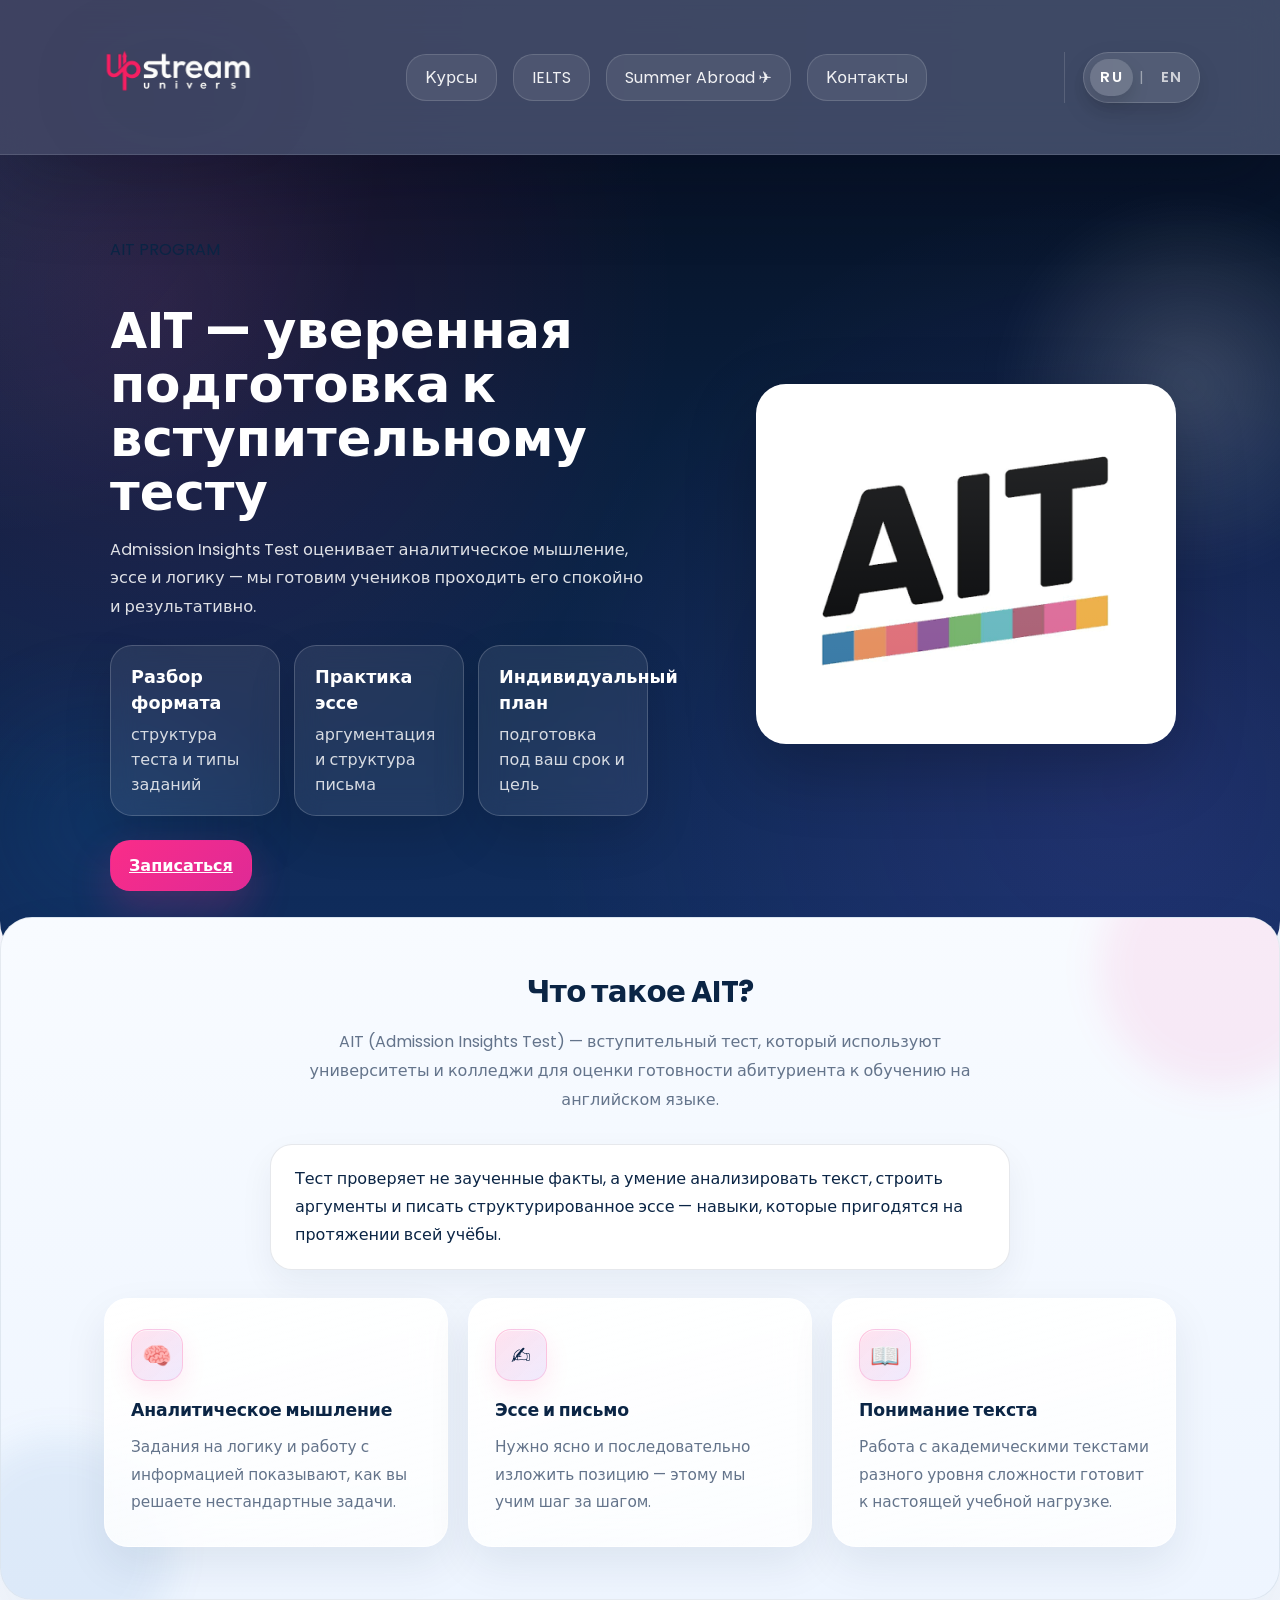
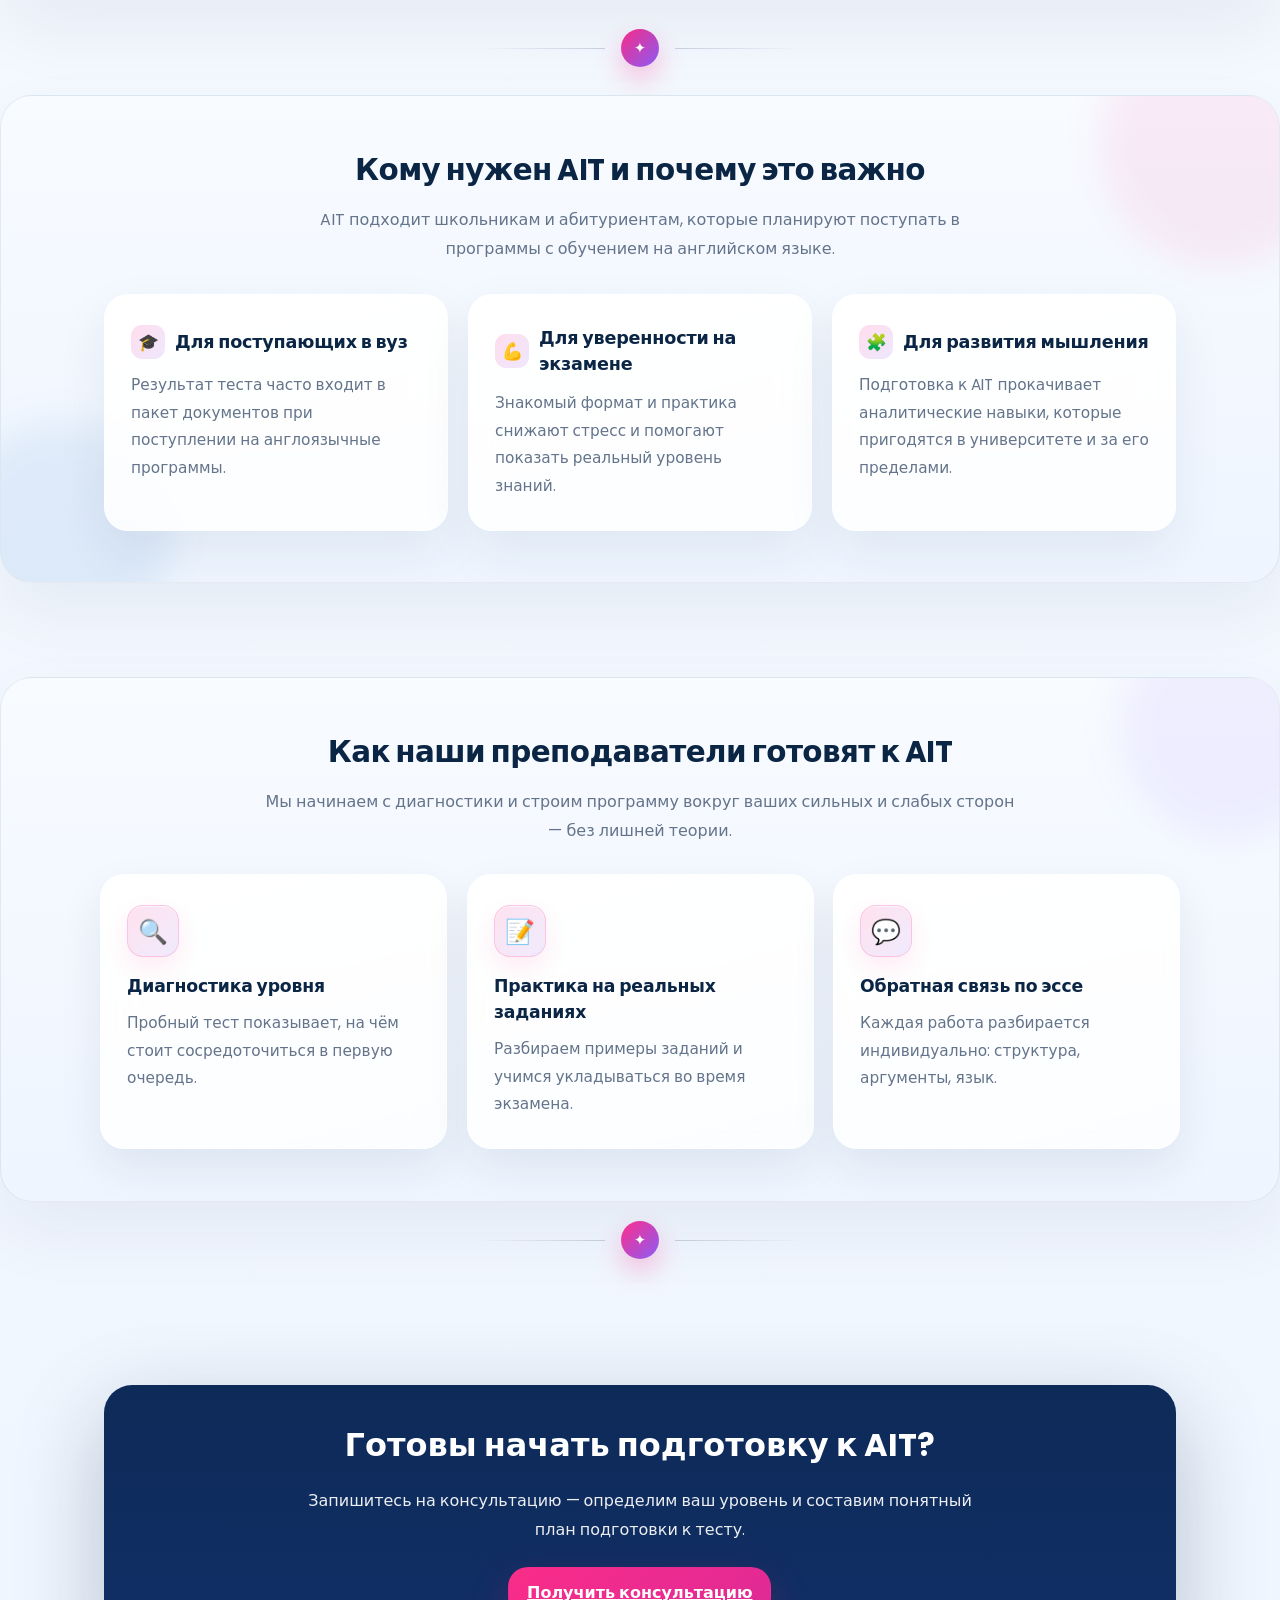
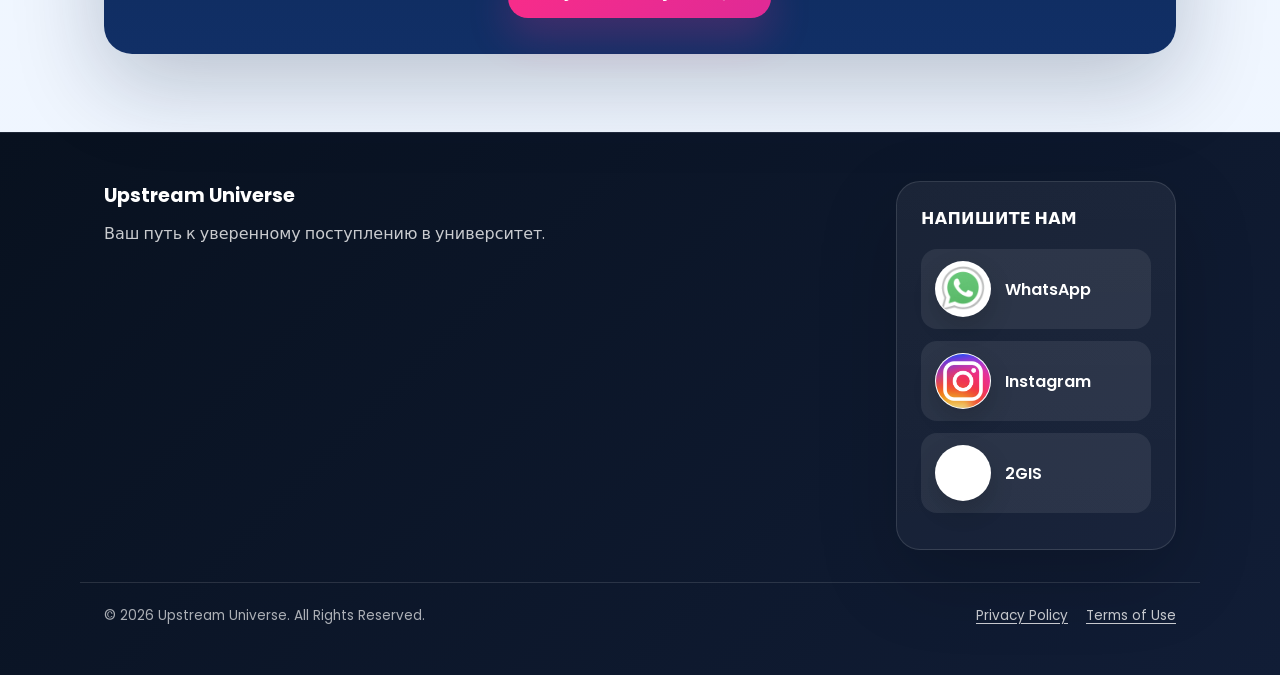
<file: ait.html>
<!doctype html>
<html lang="ru">
<head>
  <meta charset="utf-8" />
  <meta name="viewport" content="width=device-width,initial-scale=1" />
  <title data-lang-key="meta.ait.title">AIT — Upstream Universe</title>
  <link rel="stylesheet" href="styles.css">
  <link href="https://fonts.googleapis.com/css2?family=Poppins:wght@300;400;600;700&display=swap" rel="stylesheet">
</head>
<body>
  <header class="site-header">
    <div class="container header-inner">
      <a class="logo" href="index.html">
        <img src="assets/logo.png" data-lang-alt-key="header.logoAlt" alt="Логотип Upstream" loading="eager" decoding="async">
      </a>
      <div class="header-actions">
        <div class="lang-switcher" id="langSwitcher" role="button" tabindex="0" data-lang-aria-key="header.languageButtonAria" aria-label="Выбор языка">
          <span class="lang-option is-active" data-lang="ru">RU</span>
          <span class="lang-separator">|</span>
          <span class="lang-option" data-lang="en">EN</span>
        </div>
        <button class="burger-toggle" id="burgerToggle" data-lang-aria-key="header.burgerMenuAria" aria-label="Открыть меню" aria-expanded="false">
          <span></span>
          <span></span>
          <span></span>
        </button>
      </div>
      <nav class="nav" id="siteNav" data-lang-aria-key="header.navAria" aria-label="Main navigation">
        <a href="index.html#services" data-lang-key="header.courses">Курсы</a>
        <a href="ielts.html" data-lang-key="header.ielts">IELTS</a>
        <a href="summer.html" data-lang-key="header.summer">Summer Abroad ✈️</a>
        <a href="index.html#contacts" data-lang-key="header.contacts">Контакты</a>
        <div class="nav-lang-switcher" role="button" tabindex="0" aria-label="Выбор языка">
          <span class="lang-option is-active" data-lang="ru">RU</span>
          <span class="lang-separator">|</span>
          <span class="lang-option" data-lang="en">EN</span>
        </div>
      </nav>
    </div>
  </header>

  <main>
    <section class="section detail-hero reveal">
      <div class="container detail-hero-inner">
        <div class="detail-copy">
          <span class="hero-badge" data-lang-key="ait.hero.badge">AIT PROGRAM</span>
          <h1 data-lang-key="ait.hero.title">AIT — уверенная подготовка к вступительному тесту</h1>
          <p data-lang-key="ait.hero.text">Admission Insights Test оценивает аналитическое мышление, эссе и логику — мы готовим учеников проходить его спокойно и результативно.</p>
          <div class="detail-highlights">
            <div><strong data-lang-key="ait.hero.highlight1.title">Разбор формата</strong><span data-lang-key="ait.hero.highlight1.text">структура теста и типы заданий</span></div>
            <div><strong data-lang-key="ait.hero.highlight2.title">Практика эссе</strong><span data-lang-key="ait.hero.highlight2.text">аргументация и структура письма</span></div>
            <div><strong data-lang-key="ait.hero.highlight3.title">Индивидуальный план</strong><span data-lang-key="ait.hero.highlight3.text">подготовка под ваш срок и цель</span></div>
          </div>
          <a class="btn btn-primary" href="https://wa.me/77055844467?text=Здравствуйте!%20Хочу%20узнать%20про%20подготовку%20AIT" data-lang-key="ait.hero.cta">Записаться</a>
        </div>
        <div class="detail-image-card">
          <img src="assets/ait.png" data-lang-alt-key="ait.hero.imageAlt" alt="Подготовка к AIT в Upstream" loading="lazy" decoding="async">
        </div>
      </div>
    </section>

    <section class="section section-slate reveal">
      <div class="container">
        <h2 class="section-title" data-lang-key="ait.section1.title">Что такое AIT?</h2>
        <p class="section-subtitle" data-lang-key="ait.section1.subtitle">AIT (Admission Insights Test) — вступительный тест, который используют университеты и колледжи для оценки готовности абитуриента к обучению на английском языке.</p>
        <div class="section-note" data-lang-key="ait.section1.note">Тест проверяет не заученные факты, а умение анализировать текст, строить аргументы и писать структурированное эссе — навыки, которые пригодятся на протяжении всей учёбы.</div>
        <div class="info-grid">
          <div>
            <span class="card-icon" aria-hidden="true">🧠</span>
            <strong data-lang-key="ait.info1.title">Аналитическое мышление</strong>
            <p data-lang-key="ait.info1.text">Задания на логику и работу с информацией показывают, как вы решаете нестандартные задачи.</p>
          </div>
          <div>
            <span class="card-icon" aria-hidden="true">✍️</span>
            <strong data-lang-key="ait.info2.title">Эссе и письмо</strong>
            <p data-lang-key="ait.info2.text">Нужно ясно и последовательно изложить позицию — этому мы учим шаг за шагом.</p>
          </div>
          <div>
            <span class="card-icon" aria-hidden="true">📖</span>
            <strong data-lang-key="ait.info3.title">Понимание текста</strong>
            <p data-lang-key="ait.info3.text">Работа с академическими текстами разного уровня сложности готовит к настоящей учебной нагрузке.</p>
          </div>
        </div>
      </div>
    </section>

    <div class="section-divider reveal"><span>✦</span></div>

    <section class="section section-slate reveal">
      <div class="container">
        <h2 class="section-title" data-lang-key="ait.section2.title">Кому нужен AIT и почему это важно</h2>
        <p class="section-subtitle" data-lang-key="ait.section2.subtitle">AIT подходит школьникам и абитуриентам, которые планируют поступать в программы с обучением на английском языке.</p>
        <div class="benefits-grid">
          <article class="benefit-card">
            <h3><span class="benefit-icon-inline" aria-hidden="true">🎓</span> <span data-lang-key="ait.benefit1.title">Для поступающих в вуз</span></h3>
            <p data-lang-key="ait.benefit1.text">Результат теста часто входит в пакет документов при поступлении на англоязычные программы.</p>
          </article>
          <article class="benefit-card">
            <h3><span class="benefit-icon-inline" aria-hidden="true">💪</span> <span data-lang-key="ait.benefit2.title">Для уверенности на экзамене</span></h3>
            <p data-lang-key="ait.benefit2.text">Знакомый формат и практика снижают стресс и помогают показать реальный уровень знаний.</p>
          </article>
          <article class="benefit-card">
            <h3><span class="benefit-icon-inline" aria-hidden="true">🧩</span> <span data-lang-key="ait.benefit3.title">Для развития мышления</span></h3>
            <p data-lang-key="ait.benefit3.text">Подготовка к AIT прокачивает аналитические навыки, которые пригодятся в университете и за его пределами.</p>
          </article>
        </div>
      </div>
    </section>

    <div class="section-divider reveal"><span>✦</span></div>

    <section class="section instructors-section reveal">
      <div class="container">
        <h2 class="section-title" data-lang-key="ait.section3.title">Как наши преподаватели готовят к AIT</h2>
        <p class="section-subtitle" data-lang-key="ait.section3.subtitle">Мы начинаем с диагностики и строим программу вокруг ваших сильных и слабых сторон — без лишней теории.</p>
        <div class="info-grid">
          <div>
            <span class="card-icon" aria-hidden="true">🔍</span>
            <strong data-lang-key="ait.teacher1.title">Диагностика уровня</strong>
            <p data-lang-key="ait.teacher1.text">Пробный тест показывает, на чём стоит сосредоточиться в первую очередь.</p>
          </div>
          <div>
            <span class="card-icon" aria-hidden="true">📝</span>
            <strong data-lang-key="ait.teacher2.title">Практика на реальных заданиях</strong>
            <p data-lang-key="ait.teacher2.text">Разбираем примеры заданий и учимся укладываться во время экзамена.</p>
          </div>
          <div>
            <span class="card-icon" aria-hidden="true">💬</span>
            <strong data-lang-key="ait.teacher3.title">Обратная связь по эссе</strong>
            <p data-lang-key="ait.teacher3.text">Каждая работа разбирается индивидуально: структура, аргументы, язык.</p>
          </div>
        </div>
      </div>
    </section>

    <div class="section-divider reveal"><span>✦</span></div>

    <section class="section reveal">
      <div class="container">
        <div class="detail-final-card">
          <h2 data-lang-key="ait.final.title">Готовы начать подготовку к AIT?</h2>
          <p data-lang-key="ait.final.text">Запишитесь на консультацию — определим ваш уровень и составим понятный план подготовки к тесту.</p>
          <a class="btn btn-primary" href="https://wa.me/77055844467?text=Здравствуйте!%20Хочу%20получить%20консультацию%20по%20AIT" data-lang-key="ait.final.button">Получить консультацию</a>
        </div>
      </div>
    </section>
  </main>

  <footer class="site-footer">
    <div class="container footer-inner">
      <div class="footer-brand">
        <strong>Upstream Universe</strong>
        <p data-lang-key="ait.footer.note">Ваш путь к уверенному поступлению в университет.</p>
      </div>
      <div class="footer-card">
        <span class="footer-card-title" data-lang-key="footer.contactTitle">Контакты</span>
        <a class="footer-link" href="https://wa.me/77055844467" target="_blank" rel="noopener"><span class="contact-badge"><img src="assets/what.jpg" alt="WhatsApp" loading="lazy" decoding="async"></span> <span class="contact-link-text" data-lang-key="footer.whatsapp">WhatsApp</span></a>
        <a class="footer-link" href="https://instagram.com/upstream.almaty" target="_blank" rel="noopener"><span class="contact-badge"><img src="assets/inst.jpg" alt="Instagram" loading="lazy" decoding="async"></span> <span class="contact-link-text" data-lang-key="footer.instagram">Instagram</span></a>
        <a class="footer-link" href="https://go.2gis.com/ThuR6" target="_blank" rel="noopener"><span class="contact-badge"><img src="assets/gis.jpg" alt="2GIS" loading="lazy" decoding="async"></span> <span class="contact-link-text" data-lang-key="footer.2gis">2GIS</span></a>
      </div>
    </div>
  </footer>

  <script src="lang.js"></script>
  <script>
    document.addEventListener('DOMContentLoaded', () => {
      const prefersReducedMotion = window.matchMedia('(prefers-reduced-motion: reduce)').matches;
      if (prefersReducedMotion) {
        document.querySelectorAll('.reveal').forEach((el) => el.classList.add('visible'));
        return;
      }

      const observer = new IntersectionObserver((entries, obs) => {
        entries.forEach((entry) => {
          if (entry.isIntersecting) {
            entry.target.classList.add('visible');
            obs.unobserve(entry.target);
          }
        });
      }, { threshold: 0.16 });

      document.querySelectorAll('.reveal').forEach((el) => observer.observe(el));
    });
  </script>
</body>
</html>
</file>
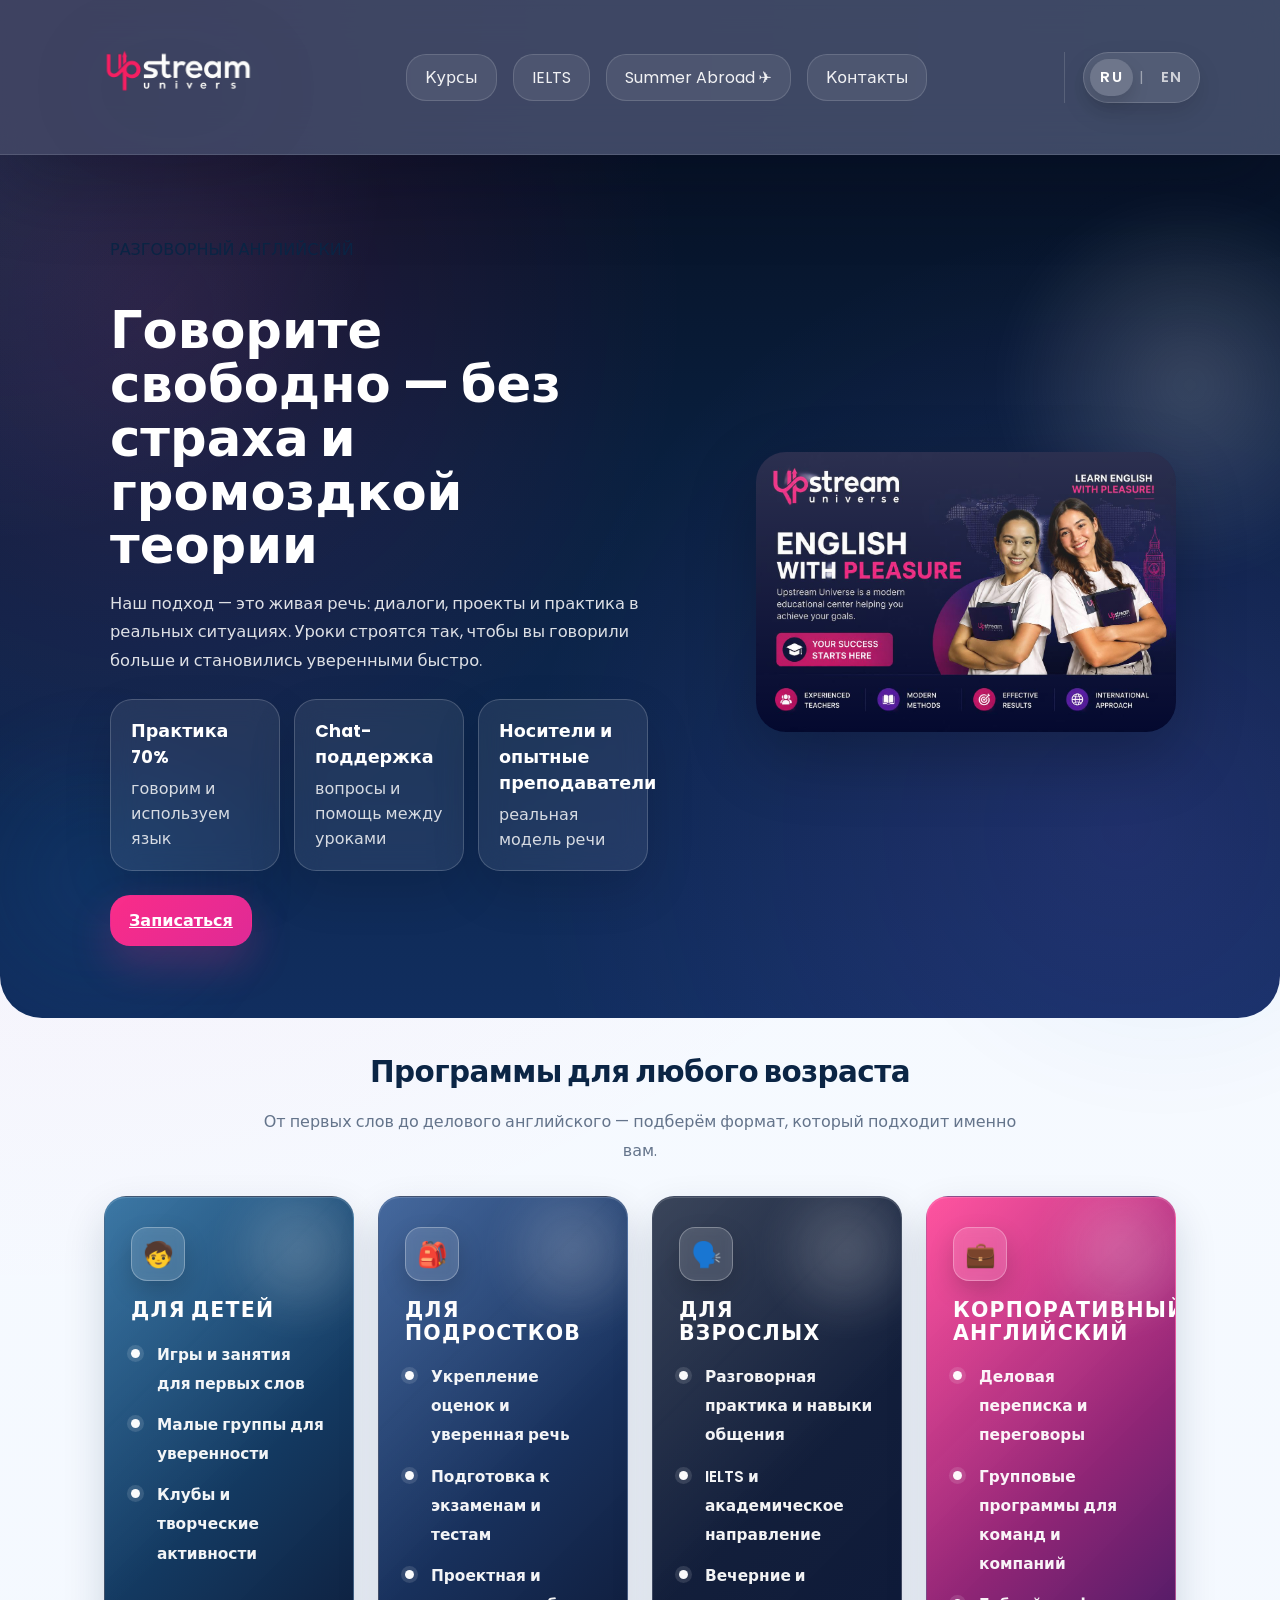
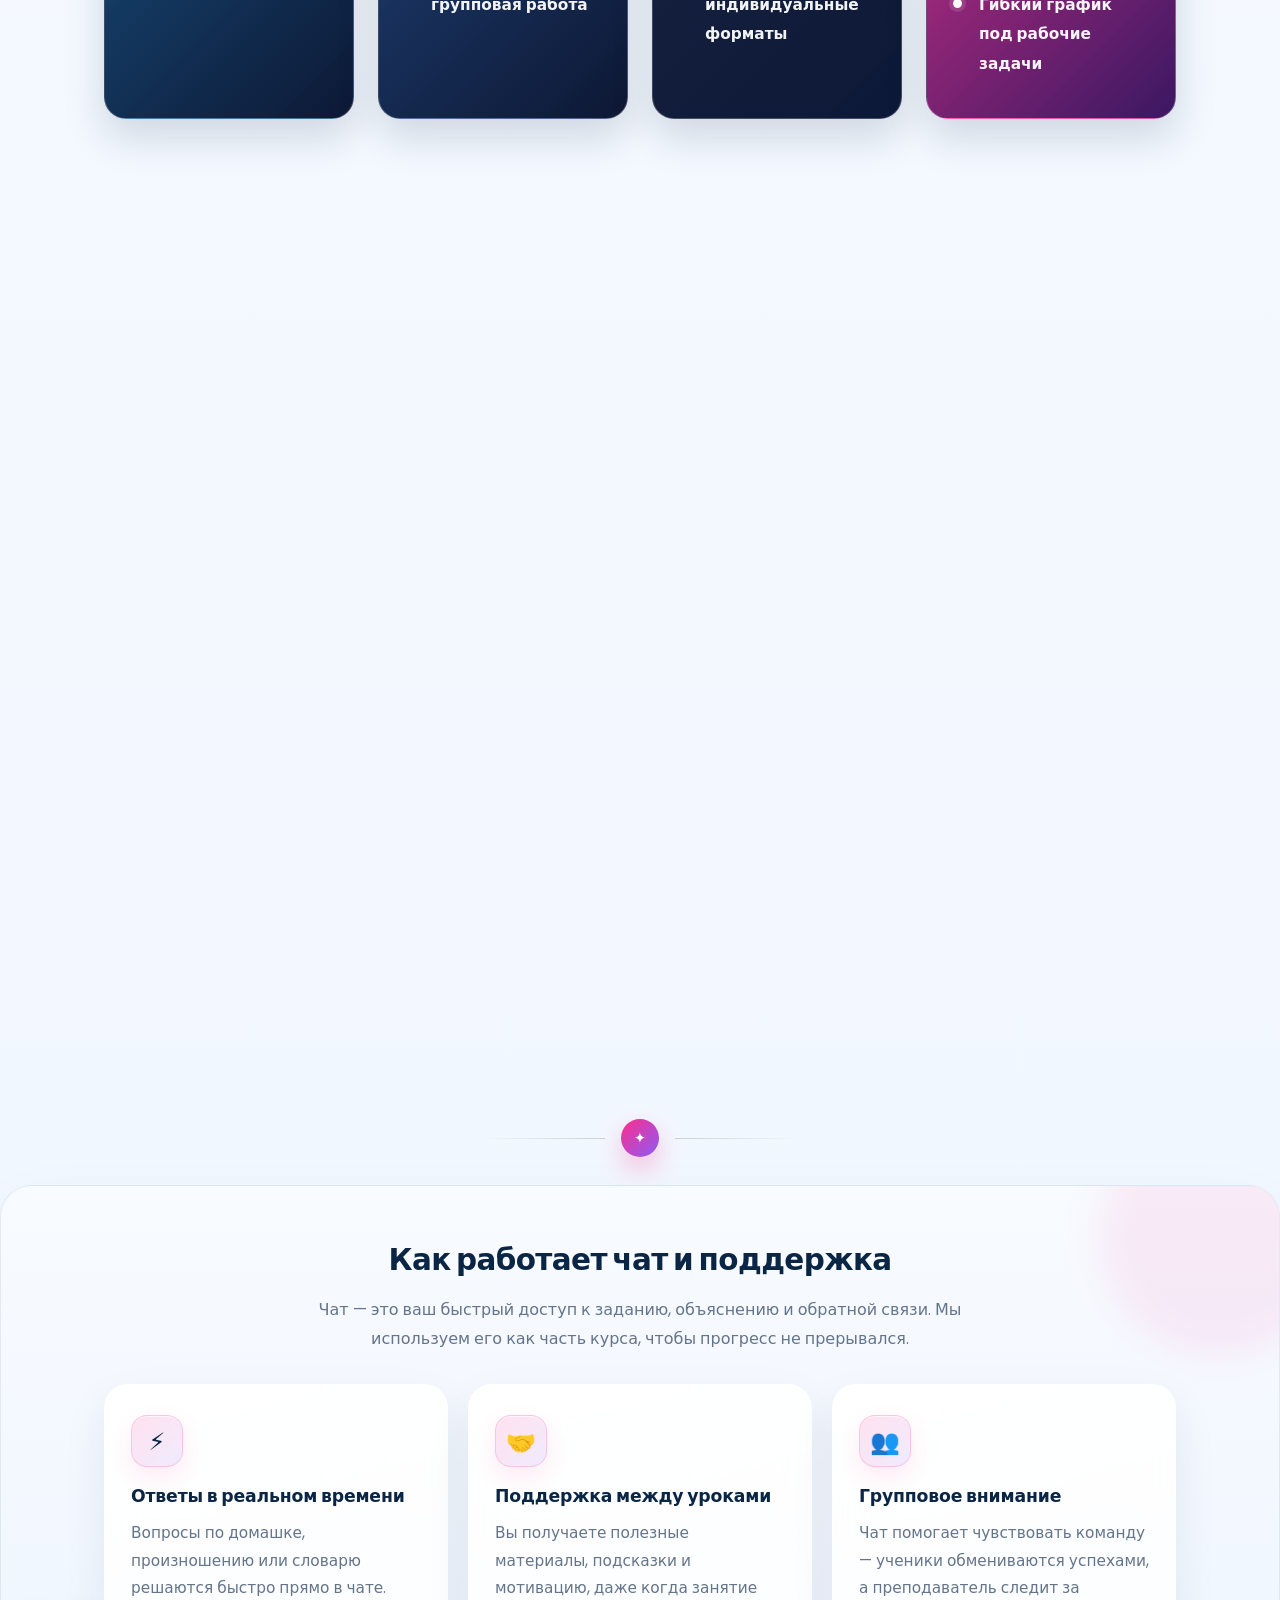
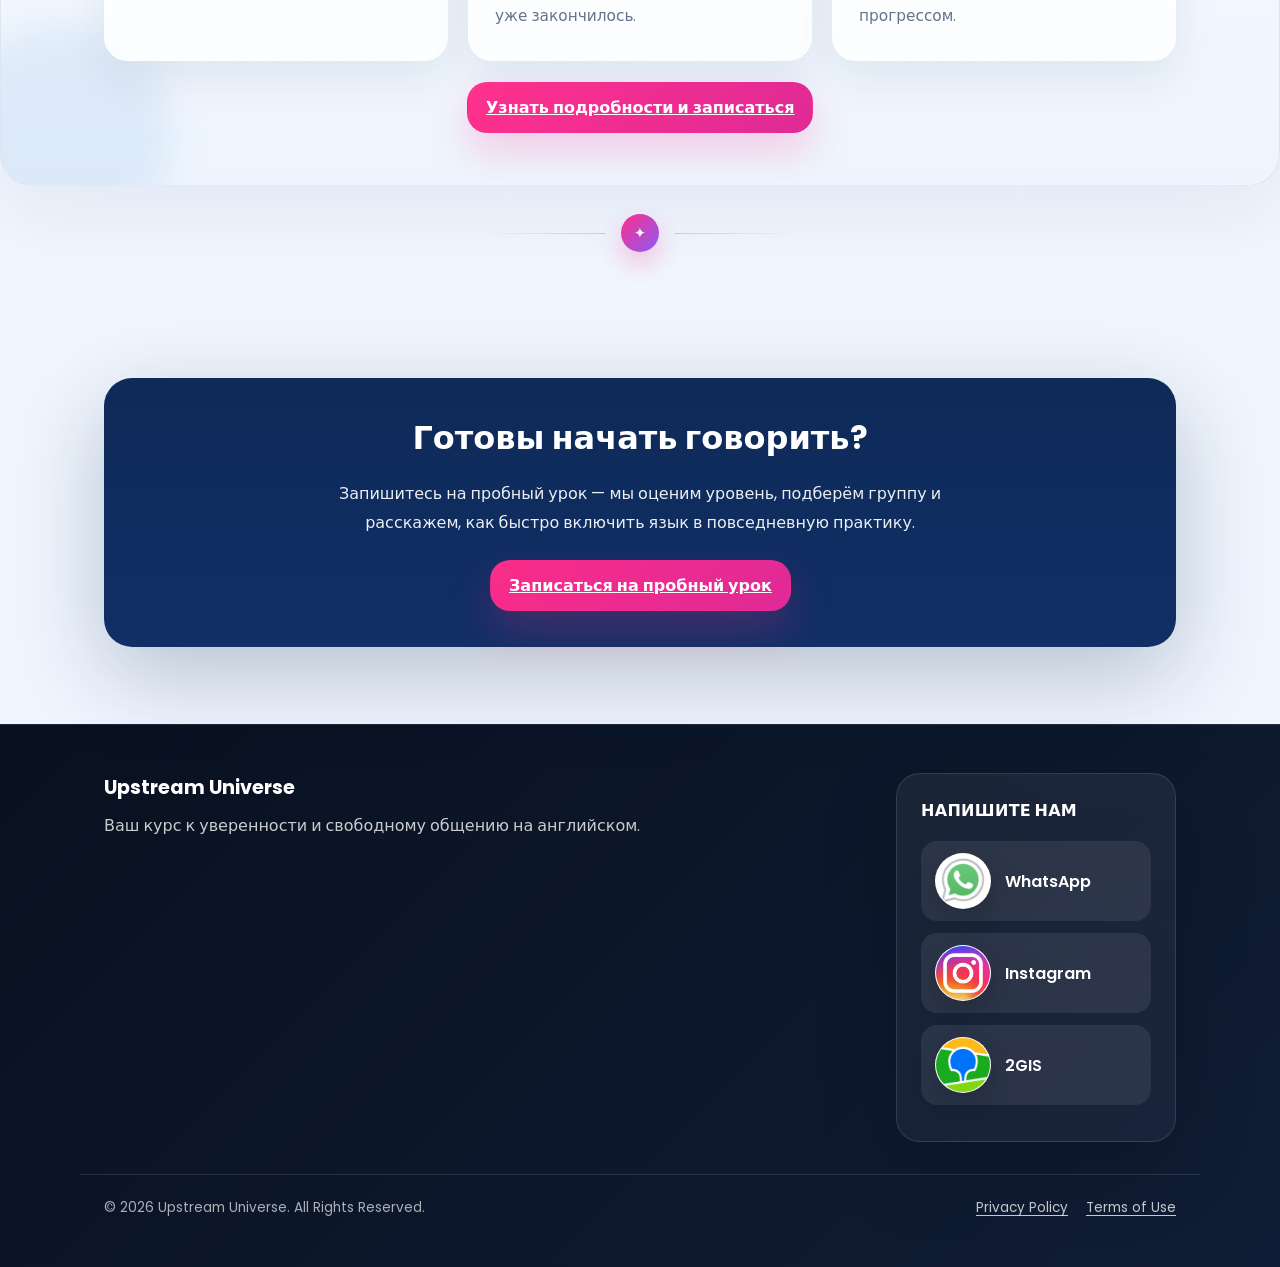
<file: english.html>
<!doctype html>
<html lang="ru">
<head>
  <meta charset="utf-8" />
  <meta name="viewport" content="width=device-width,initial-scale=1" />
  <title data-lang-key="meta.english.title">Разговорный английский — Upstream</title>
  <link rel="stylesheet" href="styles.css">
  <link href="https://fonts.googleapis.com/css2?family=Poppins:wght@300;400;600;700&display=swap" rel="stylesheet">
</head>
<body>
  <header class="site-header">
    <div class="container header-inner">
      <a class="logo" href="index.html">
        <img src="assets/logo.png" data-lang-alt-key="header.logoAlt" alt="Логотип Upstream" loading="eager" decoding="async">
      </a>
      <div class="header-actions">
        <div class="lang-switcher" id="langSwitcher" role="button" tabindex="0" data-lang-aria-key="header.languageButtonAria" aria-label="Выбор языка">
          <span class="lang-option is-active" data-lang="ru">RU</span>
          <span class="lang-separator">|</span>
          <span class="lang-option" data-lang="en">EN</span>
        </div>
        <button class="burger-toggle" id="burgerToggle" data-lang-aria-key="header.burgerMenuAria" aria-label="Открыть меню" aria-expanded="false">
          <span></span>
          <span></span>
          <span></span>
        </button>
      </div>
      <nav class="nav" id="siteNav" data-lang-aria-key="header.navAria" aria-label="Main navigation">
        <a href="index.html#services" data-lang-key="header.courses">Курсы</a>
        <a href="ielts.html" data-lang-key="header.ielts">IELTS</a>
        <a href="summer.html" data-lang-key="header.summer">Summer Abroad ✈️</a>
        <a href="index.html#contacts" data-lang-key="header.contacts">Контакты</a>
        <div class="nav-lang-switcher" role="button" tabindex="0" aria-label="Выбор языка">
          <span class="lang-option is-active" data-lang="ru">RU</span>
          <span class="lang-separator">|</span>
          <span class="lang-option" data-lang="en">EN</span>
        </div>
      </nav>
    </div>
  </header>

  <main>
    <section class="section detail-hero reveal">
      <div class="container detail-hero-inner">
        <div class="detail-copy">
          <span class="hero-badge" data-lang-key="english.hero.badge">РАЗГОВОРНЫЙ АНГЛИЙСКИЙ</span>
          <h1 data-lang-key="english.hero.title">Говорите свободно — без страха и громоздкой теории</h1>
          <p data-lang-key="english.hero.text">Наш подход — это живая речь: диалоги, проекты и практика в реальных ситуациях. Уроки строятся так, чтобы вы говорили больше и становились уверенными быстро.</p>
          <div class="detail-highlights">
            <div><strong data-lang-key="english.hero.highlight1.title">Практика 70%</strong><span data-lang-key="english.hero.highlight1.text">говорим и используем язык</span></div>
            <div><strong data-lang-key="english.hero.highlight2.title">Chat-поддержка</strong><span data-lang-key="english.hero.highlight2.text">вопросы и помощь между уроками</span></div>
            <div><strong data-lang-key="english.hero.highlight3.title">Носители и опытные преподаватели</strong><span data-lang-key="english.hero.highlight3.text">реальная модель речи</span></div>
          </div>
          <a class="btn btn-primary" href="https://wa.me/77055844467?text=Здравствуйте!%20Хочу%20узнать%20о%20разговорном%20английском" data-lang-key="english.hero.cta">Записаться</a>
        </div>
        <div class="detail-image-card">
          <img src="assets/eng.jpg" data-lang-alt-key="english.hero.imageAlt" alt="Разговорный английский" loading="lazy" decoding="async">
        </div>
      </div>
    </section>

    <section class="section programs-overview reveal">
      <div class="container">
        <h2 class="section-title" data-lang-key="english.programs.title">Программы для любого возраста</h2>
        <p class="section-subtitle" data-lang-key="english.programs.subtitle">От первых слов до делового английского — подберём формат, который подходит именно вам.</p>
        <div class="program-grid">
          <div class="program-card card-blue">
            <span class="program-icon" aria-hidden="true">🧒</span>
            <h3 data-lang-key="english.program.children.title">Для детей</h3>
            <ul>
              <li data-lang-key="english.program.children.li1">Игры и занятия для первых слов</li>
              <li data-lang-key="english.program.children.li2">Малые группы для уверенности</li>
              <li data-lang-key="english.program.children.li3">Клубы и творческие активности</li>
            </ul>
          </div>
          <div class="program-card card-yellow">
            <span class="program-icon" aria-hidden="true">🎒</span>
            <h3 data-lang-key="english.program.teenagers.title">Для подростков</h3>
            <ul>
              <li data-lang-key="english.program.teenagers.li1">Укрепление оценок и уверенная речь</li>
              <li data-lang-key="english.program.teenagers.li2">Подготовка к экзаменам и тестам</li>
              <li data-lang-key="english.program.teenagers.li3">Проектная и групповая работа</li>
            </ul>
          </div>
          <div class="program-card card-green">
            <span class="program-icon" aria-hidden="true">🗣️</span>
            <h3 data-lang-key="english.program.adults.title">Для взрослых</h3>
            <ul>
              <li data-lang-key="english.program.adults.li1">Разговорная практика и навыки общения</li>
              <li data-lang-key="english.program.adults.li2">IELTS и академическое направление</li>
              <li data-lang-key="english.program.adults.li3">Вечерние и индивидуальные форматы</li>
            </ul>
          </div>
          <div class="program-card card-magenta">
            <span class="program-icon" aria-hidden="true">💼</span>
            <h3 data-lang-key="english.program.corporate.title">Корпоративный английский</h3>
            <ul>
              <li data-lang-key="english.program.corporate.li1">Деловая переписка и переговоры</li>
              <li data-lang-key="english.program.corporate.li2">Групповые программы для команд и компаний</li>
              <li data-lang-key="english.program.corporate.li3">Гибкий график под рабочие задачи</li>
            </ul>
          </div>
        </div>
      </div>
    </section>

    <div class="section-divider reveal"><span>✦</span></div>

    <section class="section section-slate reveal">
      <div class="container">
        <h2 class="section-title" data-lang-key="english.section1.title">Что такое разговорный английский?</h2>
        <p class="section-subtitle" data-lang-key="english.section1.subtitle">Это формат, где основное — умение выражать мысли и легко общаться. Мы строим уроки вокруг разговора, чтобы язык не оставался только в тетрадке.</p>
        <div class="section-note" data-lang-key="english.section1.note">Обучение в нашем центре — это сочетание живых практик и уютной академической поддержки. Мы готовим не к “зубрёже”, а к реальным диалогам на уроках, в чате и за пределами класса.</div>
        <div class="info-grid">
          <div>
            <span class="card-icon" aria-hidden="true">💬</span>
            <strong data-lang-key="english.info1.title">Удобно и понятно</strong>
            <p data-lang-key="english.info1.text">Мы объясняем правила через примеры, а не через длинные формулы.</p>
          </div>
          <div>
            <span class="card-icon" aria-hidden="true">📚</span>
            <strong data-lang-key="english.info2.title">Реальные темы</strong>
            <p data-lang-key="english.info2.text">Говорим о школе, хобби, путешествиях и подготовке к экзамену — то, что пригодится сразу.</p>
          </div>
          <div>
            <span class="card-icon" aria-hidden="true">💪</span>
            <strong data-lang-key="english.info3.title">Развитие уверенности</strong>
            <p data-lang-key="english.info3.text">Каждое занятие помогает снизить страх говорить и набирать скорость речи.</p>
          </div>
        </div>
        <div class="section-note" data-lang-key="english.section1.footerNote" style="margin-top:28px;">
          Почему мы? Потому что в Upstream учеба идёт вместе с общением: наши уроки делают английский живым, понятным и полезным начиная с первого занятия.
        </div>
      </div>
    </section>

    <div class="section-divider reveal"><span>✦</span></div>

    <section class="section section-slate reveal">
      <div class="container">
        <h2 class="section-title" data-lang-key="english.section2.title">Как работает чат и поддержка</h2>
        <p class="section-subtitle" data-lang-key="english.section2.subtitle">Чат — это ваш быстрый доступ к заданию, объяснению и обратной связи. Мы используем его как часть курса, чтобы прогресс не прерывался.</p>
        <div class="info-grid">
          <div>
            <span class="card-icon" aria-hidden="true">⚡</span>
            <strong data-lang-key="english.info4.title">Ответы в реальном времени</strong>
            <p data-lang-key="english.info4.text">Вопросы по домашке, произношению или словарю решаются быстро прямо в чате.</p>
          </div>
          <div>
            <span class="card-icon" aria-hidden="true">🤝</span>
            <strong data-lang-key="english.info5.title">Поддержка между уроками</strong>
            <p data-lang-key="english.info5.text">Вы получаете полезные материалы, подсказки и мотивацию, даже когда занятие уже закончилось.</p>
          </div>
          <div>
            <span class="card-icon" aria-hidden="true">👥</span>
            <strong data-lang-key="english.info6.title">Групповое внимание</strong>
            <p data-lang-key="english.info6.text">Чат помогает чувствовать команду — ученики обмениваются успехами, а преподаватель следит за прогрессом.</p>
          </div>
        </div>
        <div style="text-align:center;margin-top:22px">
          <a class="btn btn-primary" href="https://wa.me/77055844467?text=Здравствуйте!%20Хочу%20получить%20подробнее%20о%20чате%20и%20разговорном%20курсе" data-lang-key="english.section2.cta">Узнать подробности и записаться</a>
        </div>
      </div>
    </section>

    <div class="section-divider reveal"><span>✦</span></div>

    <section class="section reveal">
      <div class="container">
        <div class="detail-final-card">
          <h2 data-lang-key="english.final.title">Готовы начать говорить?</h2>
          <p data-lang-key="english.final.text">Запишитесь на пробный урок — мы оценим уровень, подберём группу и расскажем, как быстро включить язык в повседневную практику.</p>
          <a class="btn btn-primary" href="https://wa.me/77055844467?text=Здравствуйте!%20Хочу%20записаться%20на%20пробный%20урок" data-lang-key="english.final.button">Записаться на пробный урок</a>
        </div>
      </div>
    </section>
  </main>

  <footer class="site-footer">
    <div class="container footer-inner">
      <div class="footer-brand">
        <strong>Upstream Universe</strong>
        <p data-lang-key="english.footer.note">Ваш курс к уверенности и свободному общению на английском.</p>
      </div>
      <div class="footer-card">
        <span class="footer-card-title" data-lang-key="footer.contactTitle">Напишите нам</span>
        <a class="footer-link" href="https://wa.me/77055844467" target="_blank" rel="noopener">
          <span class="contact-badge"><img src="assets/what.jpg" alt="WhatsApp" loading="lazy" decoding="async"></span>
          <span class="contact-link-text" data-lang-key="footer.whatsapp">WhatsApp</span>
        </a>
        <a class="footer-link" href="https://instagram.com/upstream.almaty" target="_blank" rel="noopener">
          <span class="contact-badge"><img src="assets/inst.jpg" alt="Instagram" loading="lazy" decoding="async"></span>
          <span class="contact-link-text" data-lang-key="footer.instagram">Instagram</span>
        </a>
        <a class="footer-link" href="https://go.2gis.com/ThuR6" target="_blank" rel="noopener">
          <span class="contact-badge"><img src="assets/gis.jpg" alt="2GIS" loading="lazy" decoding="async"></span>
          <span class="contact-link-text" data-lang-key="footer.2gis">2GIS</span>
        </a>
      </div>
    </div>
  </footer>
  <script src="lang.js"></script>
  <script>
    document.addEventListener('DOMContentLoaded', () => {
      const prefersReducedMotion = window.matchMedia('(prefers-reduced-motion: reduce)').matches;
      if (prefersReducedMotion) {
        document.querySelectorAll('.reveal').forEach((el) => el.classList.add('visible'));
        return;
      }

      const observer = new IntersectionObserver((entries, obs) => {
        entries.forEach((entry) => {
          if (entry.isIntersecting) {
            entry.target.classList.add('visible');
            obs.unobserve(entry.target);
          }
        });
      }, { threshold: 0.16 });

      document.querySelectorAll('.reveal').forEach((el) => observer.observe(el));
    });
  </script>
</body>
</html>
</file>
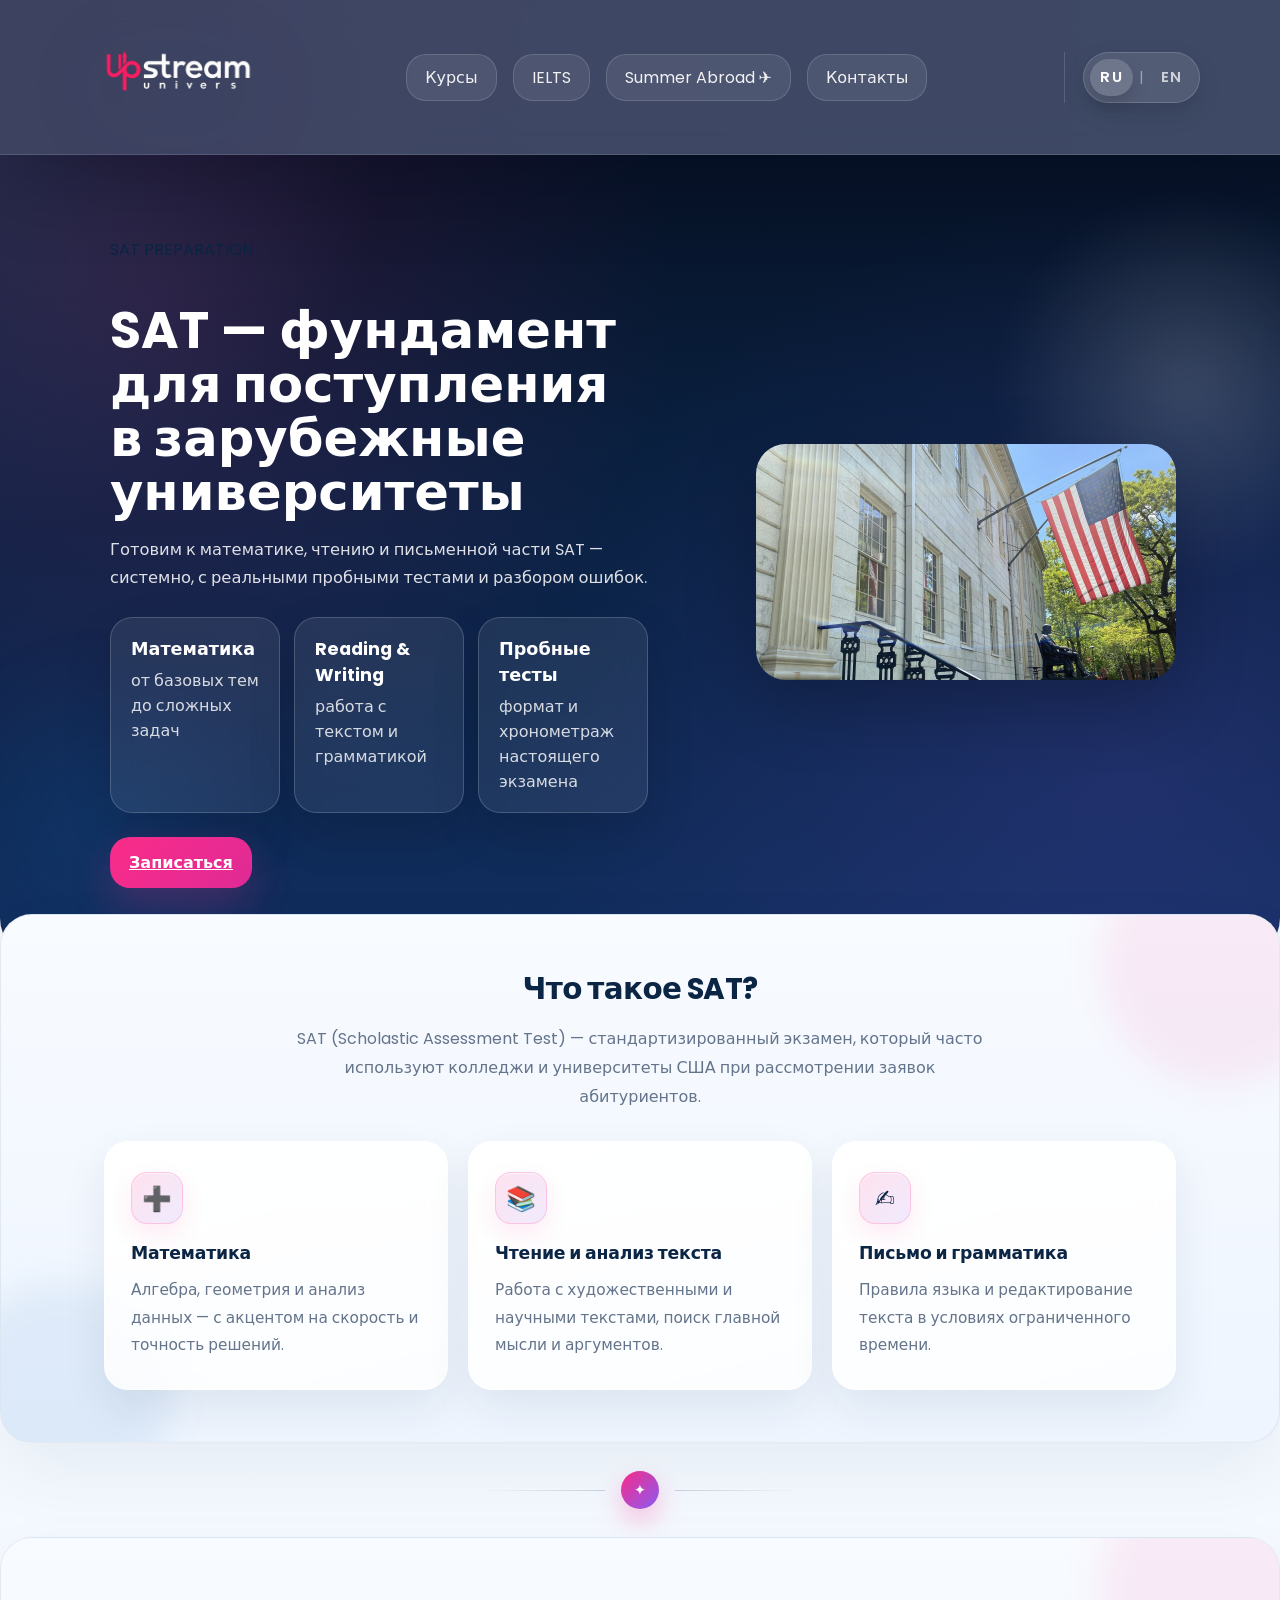
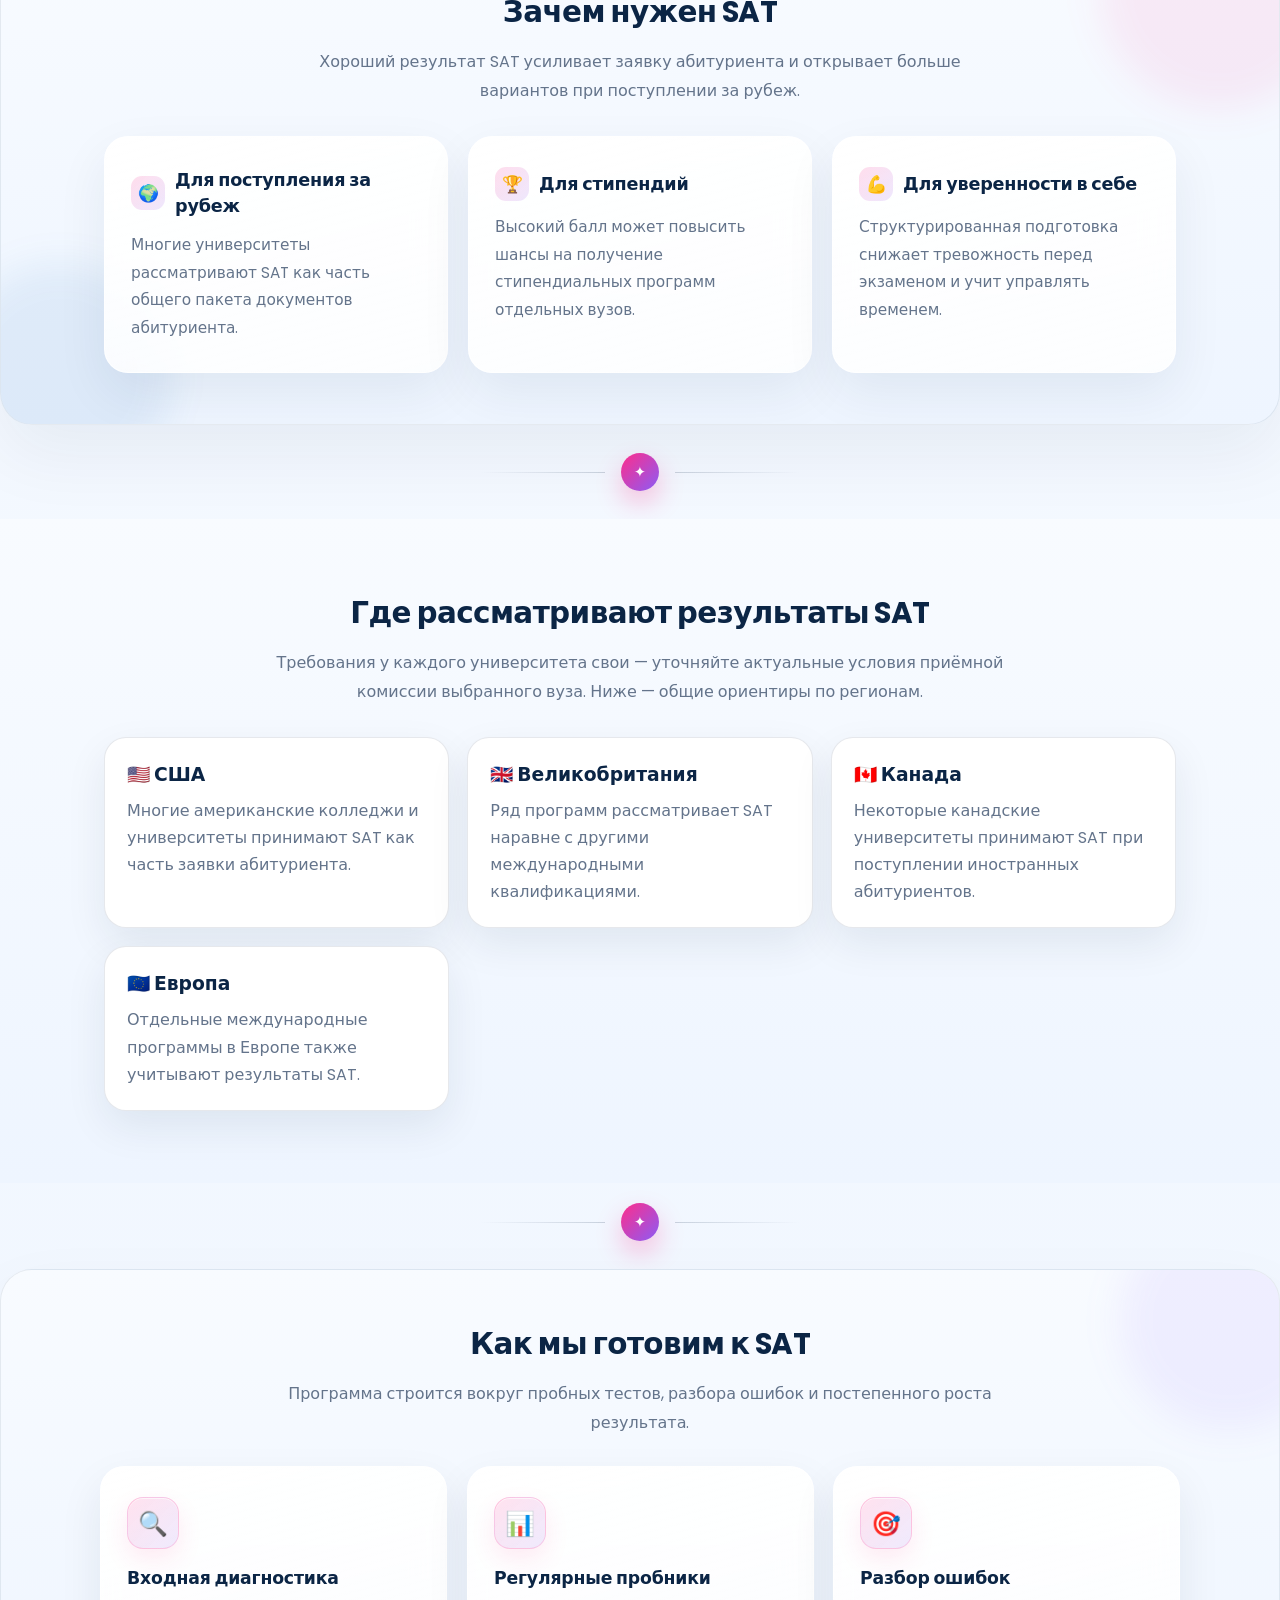
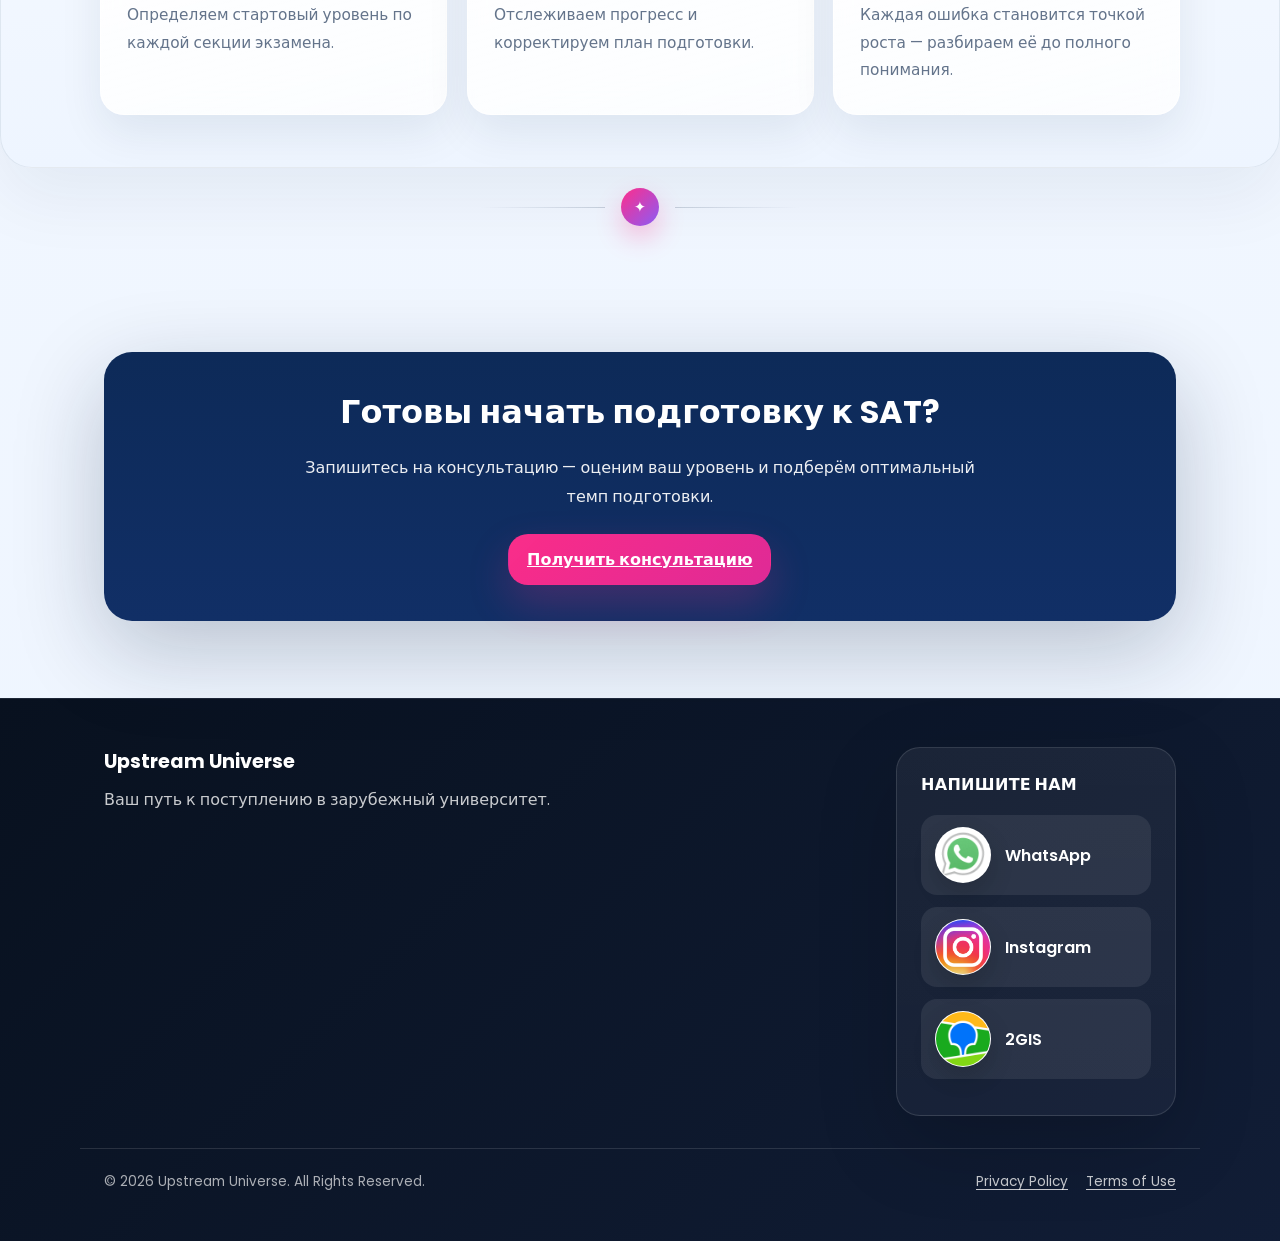
<file: sat.html>
<!doctype html>
<html lang="ru">
<head>
  <meta charset="utf-8" />
  <meta name="viewport" content="width=device-width,initial-scale=1" />
  <title data-lang-key="meta.sat.title">SAT — Upstream Universe</title>
  <link rel="stylesheet" href="styles.css">
  <link href="https://fonts.googleapis.com/css2?family=Poppins:wght@300;400;600;700&display=swap" rel="stylesheet">
</head>
<body>
  <header class="site-header">
    <div class="container header-inner">
      <a class="logo" href="index.html">
        <img src="assets/logo.png" data-lang-alt-key="header.logoAlt" alt="Логотип Upstream" loading="eager" decoding="async">
      </a>
      <div class="header-actions">
        <div class="lang-switcher" id="langSwitcher" role="button" tabindex="0" data-lang-aria-key="header.languageButtonAria" aria-label="Выбор языка">
          <span class="lang-option is-active" data-lang="ru">RU</span>
          <span class="lang-separator">|</span>
          <span class="lang-option" data-lang="en">EN</span>
        </div>
        <button class="burger-toggle" id="burgerToggle" data-lang-aria-key="header.burgerMenuAria" aria-label="Открыть меню" aria-expanded="false">
          <span></span>
          <span></span>
          <span></span>
        </button>
      </div>
      <nav class="nav" id="siteNav" data-lang-aria-key="header.navAria" aria-label="Main navigation">
        <a href="index.html#services" data-lang-key="header.courses">Курсы</a>
        <a href="ielts.html" data-lang-key="header.ielts">IELTS</a>
        <a href="summer.html" data-lang-key="header.summer">Summer Abroad ✈️</a>
        <a href="index.html#contacts" data-lang-key="header.contacts">Контакты</a>
        <div class="nav-lang-switcher" role="button" tabindex="0" aria-label="Выбор языка">
          <span class="lang-option is-active" data-lang="ru">RU</span>
          <span class="lang-separator">|</span>
          <span class="lang-option" data-lang="en">EN</span>
        </div>
      </nav>
    </div>
  </header>

  <main>
    <section class="section detail-hero reveal">
      <div class="container detail-hero-inner">
        <div class="detail-copy">
          <span class="hero-badge" data-lang-key="sat.hero.badge">SAT PREPARATION</span>
          <h1 data-lang-key="sat.hero.title">SAT — фундамент для поступления в зарубежные университеты</h1>
          <p data-lang-key="sat.hero.text">Готовим к математике, чтению и письменной части SAT — системно, с реальными пробными тестами и разбором ошибок.</p>
          <div class="detail-highlights">
            <div><strong data-lang-key="sat.hero.highlight1.title">Математика</strong><span data-lang-key="sat.hero.highlight1.text">от базовых тем до сложных задач</span></div>
            <div><strong data-lang-key="sat.hero.highlight2.title">Reading & Writing</strong><span data-lang-key="sat.hero.highlight2.text">работа с текстом и грамматикой</span></div>
            <div><strong data-lang-key="sat.hero.highlight3.title">Пробные тесты</strong><span data-lang-key="sat.hero.highlight3.text">формат и хронометраж настоящего экзамена</span></div>
          </div>
          <a class="btn btn-primary" href="https://wa.me/77055844467?text=Здравствуйте!%20Хочу%20узнать%20про%20подготовку%20SAT" data-lang-key="sat.hero.cta">Записаться</a>
        </div>
        <div class="detail-image-card">
          <img src="assets/sat2.jpg" data-lang-alt-key="sat.hero.imageAlt" alt="Подготовка к SAT в Upstream" loading="lazy" decoding="async">
        </div>
      </div>
    </section>

    <section class="section section-slate reveal">
      <div class="container">
        <h2 class="section-title" data-lang-key="sat.section1.title">Что такое SAT?</h2>
        <p class="section-subtitle" data-lang-key="sat.section1.subtitle">SAT (Scholastic Assessment Test) — стандартизированный экзамен, который часто используют колледжи и университеты США при рассмотрении заявок абитуриентов.</p>
        <div class="info-grid">
          <div>
            <span class="card-icon" aria-hidden="true">➕</span>
            <strong data-lang-key="sat.info1.title">Математика</strong>
            <p data-lang-key="sat.info1.text">Алгебра, геометрия и анализ данных — с акцентом на скорость и точность решений.</p>
          </div>
          <div>
            <span class="card-icon" aria-hidden="true">📚</span>
            <strong data-lang-key="sat.info2.title">Чтение и анализ текста</strong>
            <p data-lang-key="sat.info2.text">Работа с художественными и научными текстами, поиск главной мысли и аргументов.</p>
          </div>
          <div>
            <span class="card-icon" aria-hidden="true">✍️</span>
            <strong data-lang-key="sat.info3.title">Письмо и грамматика</strong>
            <p data-lang-key="sat.info3.text">Правила языка и редактирование текста в условиях ограниченного времени.</p>
          </div>
        </div>
      </div>
    </section>

    <div class="section-divider reveal"><span>✦</span></div>

    <section class="section section-slate reveal">
      <div class="container">
        <h2 class="section-title" data-lang-key="sat.section2.title">Зачем нужен SAT</h2>
        <p class="section-subtitle" data-lang-key="sat.section2.subtitle">Хороший результат SAT усиливает заявку абитуриента и открывает больше вариантов при поступлении за рубеж.</p>
        <div class="benefits-grid">
          <article class="benefit-card">
            <h3><span class="benefit-icon-inline" aria-hidden="true">🌍</span> <span data-lang-key="sat.benefit1.title">Для поступления за рубеж</span></h3>
            <p data-lang-key="sat.benefit1.text">Многие университеты рассматривают SAT как часть общего пакета документов абитуриента.</p>
          </article>
          <article class="benefit-card">
            <h3><span class="benefit-icon-inline" aria-hidden="true">🏆</span> <span data-lang-key="sat.benefit2.title">Для стипендий</span></h3>
            <p data-lang-key="sat.benefit2.text">Высокий балл может повысить шансы на получение стипендиальных программ отдельных вузов.</p>
          </article>
          <article class="benefit-card">
            <h3><span class="benefit-icon-inline" aria-hidden="true">💪</span> <span data-lang-key="sat.benefit3.title">Для уверенности в себе</span></h3>
            <p data-lang-key="sat.benefit3.text">Структурированная подготовка снижает тревожность перед экзаменом и учит управлять временем.</p>
          </article>
        </div>
      </div>
    </section>

    <div class="section-divider reveal"><span>✦</span></div>

    <section class="section summer-destinations reveal">
      <div class="container">
        <h2 class="section-title" data-lang-key="sat.universities.title">Где рассматривают результаты SAT</h2>
        <p class="section-subtitle" data-lang-key="sat.universities.subtitle">Требования у каждого университета свои — уточняйте актуальные условия приёмной комиссии выбранного вуза. Ниже — общие ориентиры по регионам.</p>
        <div class="summer-destination-grid">
          <div class="summer-destination-card">
            <h3 data-lang-key="sat.university1.title">🇺🇸 США</h3>
            <p data-lang-key="sat.university1.text">Многие американские колледжи и университеты принимают SAT как часть заявки абитуриента.</p>
          </div>
          <div class="summer-destination-card">
            <h3 data-lang-key="sat.university2.title">🇬🇧 Великобритания</h3>
            <p data-lang-key="sat.university2.text">Ряд программ рассматривает SAT наравне с другими международными квалификациями.</p>
          </div>
          <div class="summer-destination-card">
            <h3 data-lang-key="sat.university3.title">🇨🇦 Канада</h3>
            <p data-lang-key="sat.university3.text">Некоторые канадские университеты принимают SAT при поступлении иностранных абитуриентов.</p>
          </div>
          <div class="summer-destination-card">
            <h3 data-lang-key="sat.university4.title">🇪🇺 Европа</h3>
            <p data-lang-key="sat.university4.text">Отдельные международные программы в Европе также учитывают результаты SAT.</p>
          </div>
        </div>
      </div>
    </section>

    <div class="section-divider reveal"><span>✦</span></div>

    <section class="section instructors-section reveal">
      <div class="container">
        <h2 class="section-title" data-lang-key="sat.section3.title">Как мы готовим к SAT</h2>
        <p class="section-subtitle" data-lang-key="sat.section3.subtitle">Программа строится вокруг пробных тестов, разбора ошибок и постепенного роста результата.</p>
        <div class="info-grid">
          <div>
            <span class="card-icon" aria-hidden="true">🔍</span>
            <strong data-lang-key="sat.teacher1.title">Входная диагностика</strong>
            <p data-lang-key="sat.teacher1.text">Определяем стартовый уровень по каждой секции экзамена.</p>
          </div>
          <div>
            <span class="card-icon" aria-hidden="true">📊</span>
            <strong data-lang-key="sat.teacher2.title">Регулярные пробники</strong>
            <p data-lang-key="sat.teacher2.text">Отслеживаем прогресс и корректируем план подготовки.</p>
          </div>
          <div>
            <span class="card-icon" aria-hidden="true">🎯</span>
            <strong data-lang-key="sat.teacher3.title">Разбор ошибок</strong>
            <p data-lang-key="sat.teacher3.text">Каждая ошибка становится точкой роста — разбираем её до полного понимания.</p>
          </div>
        </div>
      </div>
    </section>

    <div class="section-divider reveal"><span>✦</span></div>

    <section class="section reveal">
      <div class="container">
        <div class="detail-final-card">
          <h2 data-lang-key="sat.final.title">Готовы начать подготовку к SAT?</h2>
          <p data-lang-key="sat.final.text">Запишитесь на консультацию — оценим ваш уровень и подберём оптимальный темп подготовки.</p>
          <a class="btn btn-primary" href="https://wa.me/77055844467?text=Здравствуйте!%20Хочу%20получить%20консультацию%20по%20SAT" data-lang-key="sat.final.button">Получить консультацию</a>
        </div>
      </div>
    </section>
  </main>

  <footer class="site-footer">
    <div class="container footer-inner">
      <div class="footer-brand">
        <strong>Upstream Universe</strong>
        <p data-lang-key="sat.footer.note">Ваш путь к поступлению в зарубежный университет.</p>
      </div>
      <div class="footer-card">
        <span class="footer-card-title" data-lang-key="footer.contactTitle">Контакты</span>
        <a class="footer-link" href="https://wa.me/77055844467" target="_blank" rel="noopener"><span class="contact-badge"><img src="assets/what.jpg" alt="WhatsApp" loading="lazy" decoding="async"></span> <span class="contact-link-text" data-lang-key="footer.whatsapp">WhatsApp</span></a>
        <a class="footer-link" href="https://instagram.com/upstream.almaty" target="_blank" rel="noopener"><span class="contact-badge"><img src="assets/inst.jpg" alt="Instagram" loading="lazy" decoding="async"></span> <span class="contact-link-text" data-lang-key="footer.instagram">Instagram</span></a>
        <a class="footer-link" href="https://go.2gis.com/ThuR6" target="_blank" rel="noopener"><span class="contact-badge"><img src="assets/gis.jpg" alt="2GIS" loading="lazy" decoding="async"></span> <span class="contact-link-text" data-lang-key="footer.2gis">2GIS</span></a>
      </div>
    </div>
  </footer>

  <script src="lang.js"></script>
  <script>
    document.addEventListener('DOMContentLoaded', () => {
      const prefersReducedMotion = window.matchMedia('(prefers-reduced-motion: reduce)').matches;
      if (prefersReducedMotion) {
        document.querySelectorAll('.reveal').forEach((el) => el.classList.add('visible'));
        return;
      }

      const observer = new IntersectionObserver((entries, obs) => {
        entries.forEach((entry) => {
          if (entry.isIntersecting) {
            entry.target.classList.add('visible');
            obs.unobserve(entry.target);
          }
        });
      }, { threshold: 0.16 });

      document.querySelectorAll('.reveal').forEach((el) => observer.observe(el));
    });
  </script>
</body>
</html>
</file>
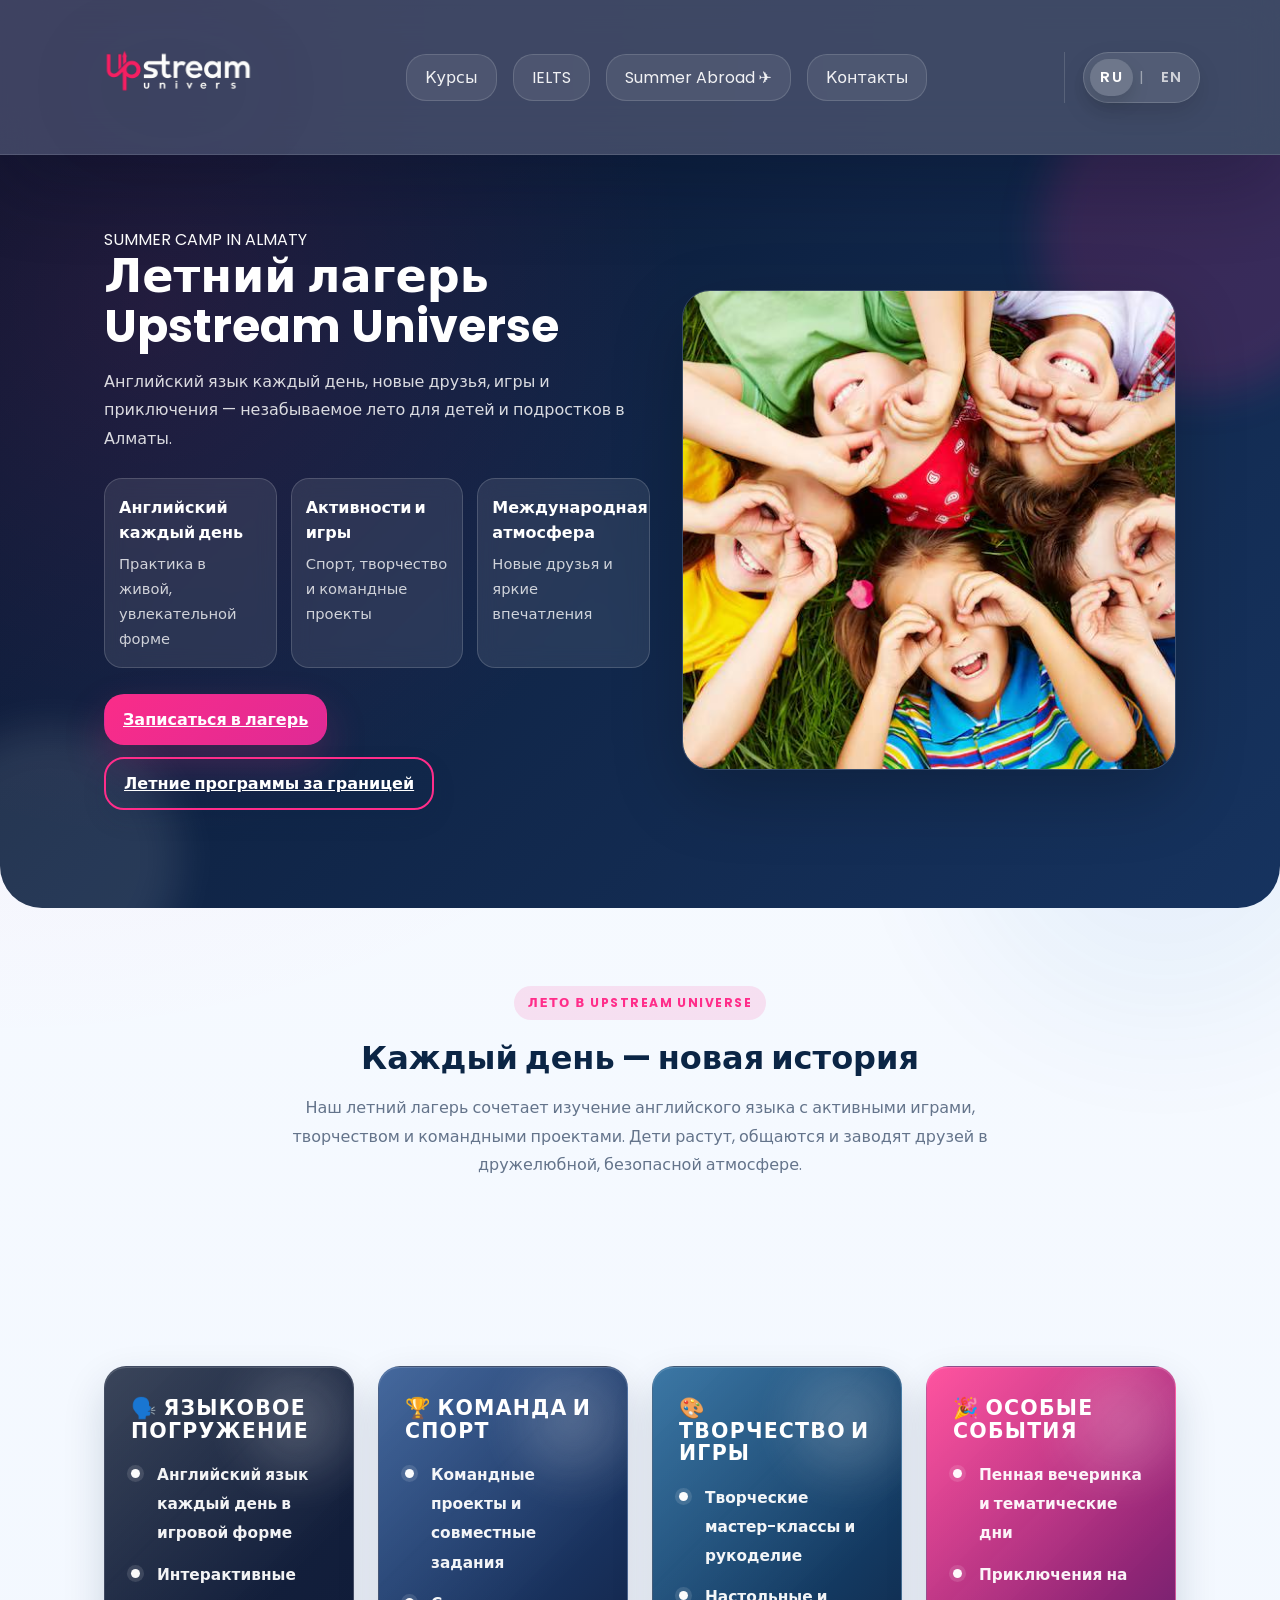
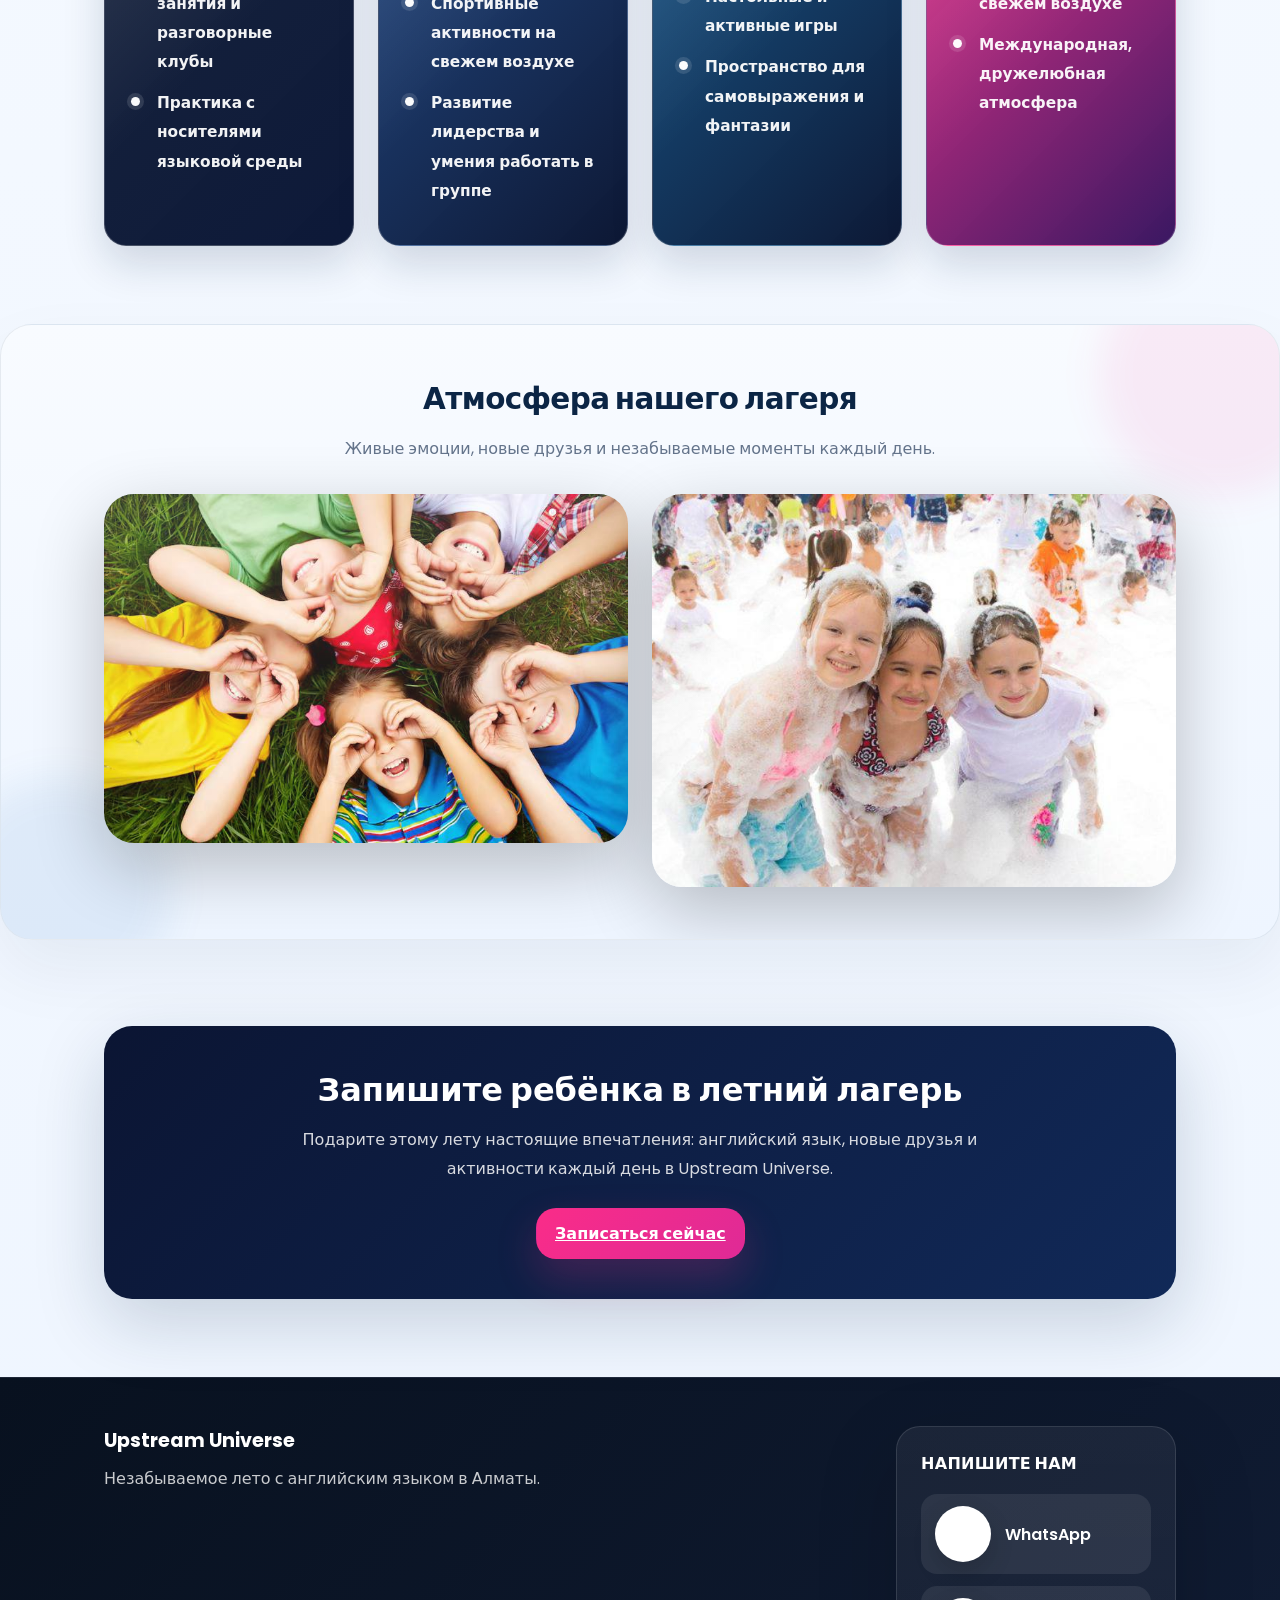
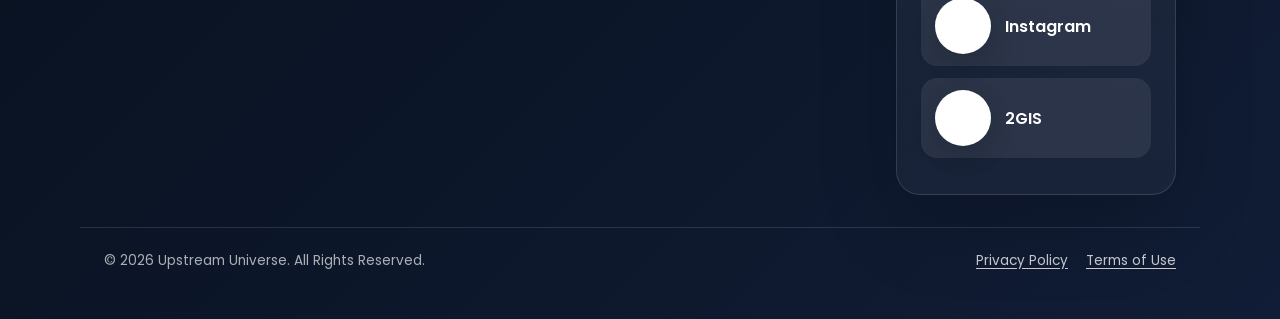
<file: summer-camp.html>
<!doctype html>
<html lang="ru">
<head>
  <meta charset="utf-8" />
  <meta name="viewport" content="width=device-width,initial-scale=1" />
  <title data-lang-key="meta.summerCamp.title">Summer Camp — Upstream Universe</title>
  <link rel="stylesheet" href="styles.css">
  <link href="https://fonts.googleapis.com/css2?family=Poppins:wght@300;400;600;700&display=swap" rel="stylesheet">
</head>
<body>
  <header class="site-header">
    <div class="container header-inner">
      <a class="logo" href="index.html">
        <img src="assets/logo.png" data-lang-alt-key="header.logoAlt" alt="Логотип Upstream" loading="eager" decoding="async">
      </a>
      <div class="header-actions">
        <div class="lang-switcher" id="langSwitcher" role="button" tabindex="0" data-lang-aria-key="header.languageButtonAria" aria-label="Выбор языка">
          <span class="lang-option is-active" data-lang="ru">RU</span>
          <span class="lang-separator">|</span>
          <span class="lang-option" data-lang="en">EN</span>
        </div>
        <button class="burger-toggle" id="burgerToggle" data-lang-aria-key="header.burgerMenuAria" aria-label="Открыть меню" aria-expanded="false">
          <span></span>
          <span></span>
          <span></span>
        </button>
      </div>
      <nav class="nav" id="siteNav" data-lang-aria-key="header.navAria" aria-label="Main navigation">
        <a href="index.html#services" data-lang-key="header.courses">Курсы</a>
        <a href="ielts.html" data-lang-key="header.ielts">IELTS</a>
        <a href="summer.html" data-lang-key="header.summer">Summer Abroad ✈️</a>
        <a href="index.html#contacts" data-lang-key="header.contacts">Контакты</a>
        <div class="nav-lang-switcher" role="button" tabindex="0" aria-label="Выбор языка">
          <span class="lang-option is-active" data-lang="ru">RU</span>
          <span class="lang-separator">|</span>
          <span class="lang-option" data-lang="en">EN</span>
        </div>
      </nav>
    </div>
  </header>

  <main>
    <section class="summer-hero reveal">
      <div class="container summer-hero-inner">
        <div class="summer-copy">
          <span class="hero-badge" data-lang-key="summerCamp.hero.badge">SUMMER CAMP IN ALMATY</span>
          <h1 data-lang-key="summerCamp.hero.title">Летний лагерь Upstream Universe</h1>
          <p data-lang-key="summerCamp.hero.text">Английский язык каждый день, новые друзья, игры и приключения — незабываемое лето для детей и подростков в Алматы.</p>
          <div class="summer-highlights">
            <div><strong data-lang-key="summerCamp.highlight1.title">Английский каждый день</strong><span data-lang-key="summerCamp.highlight1.text">Практика в живой, увлекательной форме</span></div>
            <div><strong data-lang-key="summerCamp.highlight2.title">Активности и игры</strong><span data-lang-key="summerCamp.highlight2.text">Спорт, творчество и командные проекты</span></div>
            <div><strong data-lang-key="summerCamp.highlight3.title">Международная атмосфера</strong><span data-lang-key="summerCamp.highlight3.text">Новые друзья и яркие впечатления</span></div>
          </div>
          <div class="hero-ctas">
            <a class="btn btn-primary" href="https://wa.me/77055844467?text=Здравствуйте!%20Хочу%20записать%20ребёнка%20в%20летний%20лагерь" data-lang-key="summerCamp.cta1">Записаться в лагерь</a>
            <a class="btn btn-outline" href="summer.html" data-lang-key="summerCamp.cta2">Летние программы за границей</a>
          </div>
        </div>
        <div class="summer-hero-visual">
          <img src="assets/sum1.jpg" data-lang-alt-key="summerCamp.hero.imageAlt" alt="Летний лагерь Upstream Universe" loading="lazy" decoding="async">
        </div>
      </div>
    </section>

    <section class="section container">
      <div class="summer-section-intro">
        <span class="summer-eyebrow" data-lang-key="summerCamp.section1.eyebrow">Лето в Upstream Universe</span>
        <h2 data-lang-key="summerCamp.section1.title">Каждый день — новая история</h2>
        <p data-lang-key="summerCamp.section1.text">Наш летний лагерь сочетает изучение английского языка с активными играми, творчеством и командными проектами. Дети растут, общаются и заводят друзей в дружелюбной, безопасной атмосфере.</p>
      </div>
    </section>

    <section class="section programs-overview reveal">
      <div class="container">
        <div class="program-grid">
          <div class="program-card card-green">
            <h3 data-lang-key="summerCamp.program.language.title">🗣️ Языковое погружение</h3>
            <ul>
              <li data-lang-key="summerCamp.program.language.li1">Английский язык каждый день в игровой форме</li>
              <li data-lang-key="summerCamp.program.language.li2">Интерактивные занятия и разговорные клубы</li>
              <li data-lang-key="summerCamp.program.language.li3">Практика с носителями языковой среды</li>
            </ul>
          </div>
          <div class="program-card card-yellow">
            <h3 data-lang-key="summerCamp.program.team.title">🏆 Команда и спорт</h3>
            <ul>
              <li data-lang-key="summerCamp.program.team.li1">Командные проекты и совместные задания</li>
              <li data-lang-key="summerCamp.program.team.li2">Спортивные активности на свежем воздухе</li>
              <li data-lang-key="summerCamp.program.team.li3">Развитие лидерства и умения работать в группе</li>
            </ul>
          </div>
          <div class="program-card card-blue">
            <h3 data-lang-key="summerCamp.program.creative.title">🎨 Творчество и игры</h3>
            <ul>
              <li data-lang-key="summerCamp.program.creative.li1">Творческие мастер-классы и рукоделие</li>
              <li data-lang-key="summerCamp.program.creative.li2">Настольные и активные игры</li>
              <li data-lang-key="summerCamp.program.creative.li3">Пространство для самовыражения и фантазии</li>
            </ul>
          </div>
          <div class="program-card card-magenta">
            <h3 data-lang-key="summerCamp.program.events.title">🎉 Особые события</h3>
            <ul>
              <li data-lang-key="summerCamp.program.events.li1">Пенная вечеринка и тематические дни</li>
              <li data-lang-key="summerCamp.program.events.li2">Приключения на свежем воздухе</li>
              <li data-lang-key="summerCamp.program.events.li3">Международная, дружелюбная атмосфера</li>
            </ul>
          </div>
        </div>
      </div>
    </section>

    <section class="section section-slate reveal">
      <div class="container">
        <h2 class="section-title" data-lang-key="summerCamp.gallery.title">Атмосфера нашего лагеря</h2>
        <p class="section-subtitle" data-lang-key="summerCamp.gallery.subtitle">Живые эмоции, новые друзья и незабываемые моменты каждый день.</p>
        <div class="camp-gallery-grid">
          <div class="detail-image-card">
            <img src="assets/sum1.jpg" data-lang-alt-key="summerCamp.gallery.alt1" alt="Летний лагерь Upstream Universe — фото 1" loading="lazy" decoding="async">
          </div>
          <div class="detail-image-card">
            <img src="assets/sum2.jpg" data-lang-alt-key="summerCamp.gallery.alt2" alt="Летний лагерь Upstream Universe — фото 2" loading="lazy" decoding="async">
          </div>
        </div>
      </div>
    </section>

    <section class="section reveal">
      <div class="container">
        <div class="summer-cta-card">
          <h2 data-lang-key="summerCamp.cta.title">Запишите ребёнка в летний лагерь</h2>
          <p data-lang-key="summerCamp.cta.text">Подарите этому лету настоящие впечатления: английский язык, новые друзья и активности каждый день в Upstream Universe.</p>
          <a class="btn btn-primary" href="https://wa.me/77055844467?text=Здравствуйте!%20Хочу%20записать%20ребёнка%20в%20летний%20лагерь" data-lang-key="summerCamp.cta.button">Записаться сейчас</a>
        </div>
      </div>
    </section>
  </main>

  <footer class="site-footer">
    <div class="container footer-inner">
      <div class="footer-brand">
        <strong>Upstream Universe</strong>
        <p data-lang-key="summerCamp.footer.note">Незабываемое лето с английским языком в Алматы.</p>
      </div>
      <div class="footer-card">
        <span class="footer-card-title" data-lang-key="footer.contactTitle">Контакты</span>
        <a class="footer-link" href="https://wa.me/77055844467" target="_blank" rel="noopener"><span class="contact-badge"><img src="assets/what.jpg" alt="WhatsApp" loading="lazy" decoding="async"></span> <span class="contact-link-text" data-lang-key="footer.whatsapp">WhatsApp</span></a>
        <a class="footer-link" href="https://instagram.com/upstream.almaty" target="_blank" rel="noopener"><span class="contact-badge"><img src="assets/inst.jpg" alt="Instagram" loading="lazy" decoding="async"></span> <span class="contact-link-text" data-lang-key="footer.instagram">Instagram</span></a>
        <a class="footer-link" href="https://go.2gis.com/ThuR6" target="_blank" rel="noopener"><span class="contact-badge"><img src="assets/gis.jpg" alt="2GIS" loading="lazy" decoding="async"></span> <span class="contact-link-text" data-lang-key="footer.2gis">2GIS</span></a>
      </div>
    </div>
  </footer>

  <script src="lang.js"></script>
  <script>
    document.addEventListener('DOMContentLoaded', () => {
      const prefersReducedMotion = window.matchMedia('(prefers-reduced-motion: reduce)').matches;
      if (prefersReducedMotion) {
        document.querySelectorAll('.reveal').forEach((el) => el.classList.add('visible'));
        return;
      }

      const observer = new IntersectionObserver((entries, obs) => {
        entries.forEach((entry) => {
          if (entry.isIntersecting) {
            entry.target.classList.add('visible');
            obs.unobserve(entry.target);
          }
        });
      }, { threshold: 0.16 });

      document.querySelectorAll('.reveal').forEach((el) => observer.observe(el));
    });
  </script>
</body>
</html>
</file>
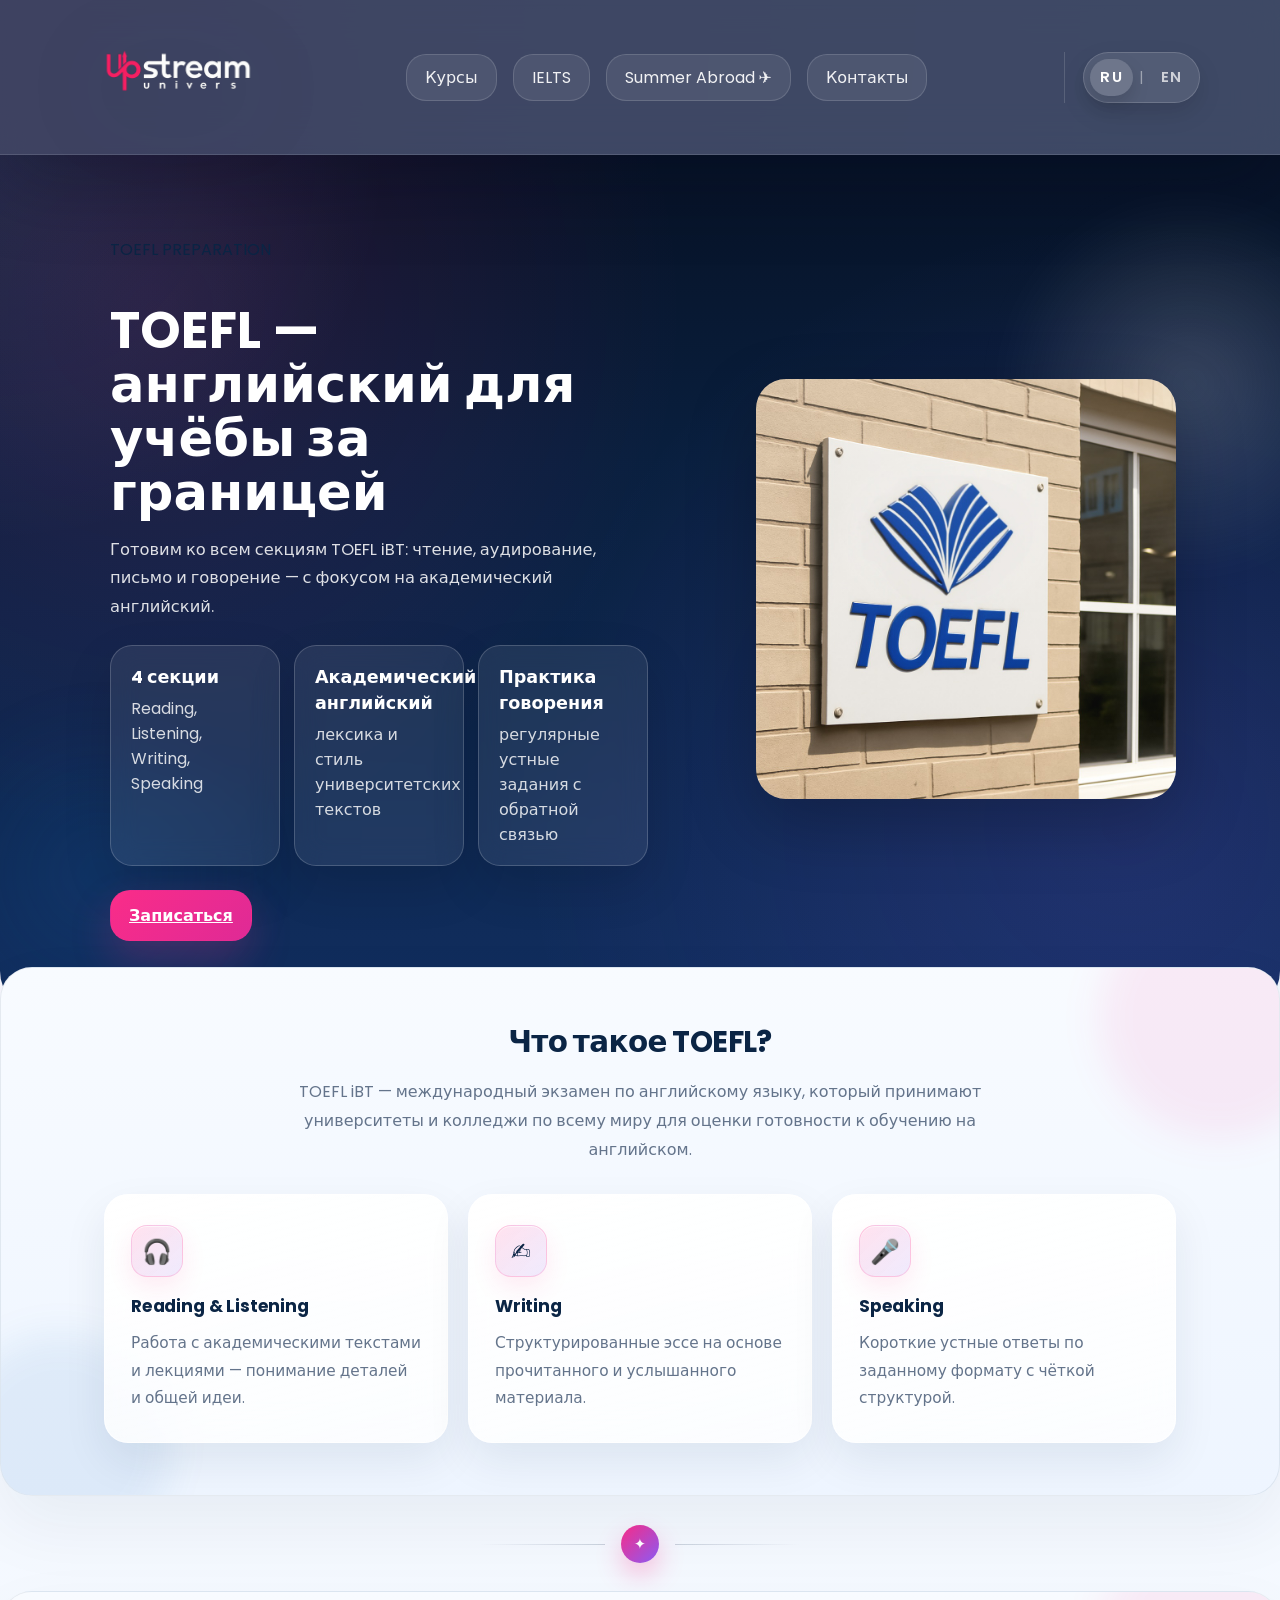
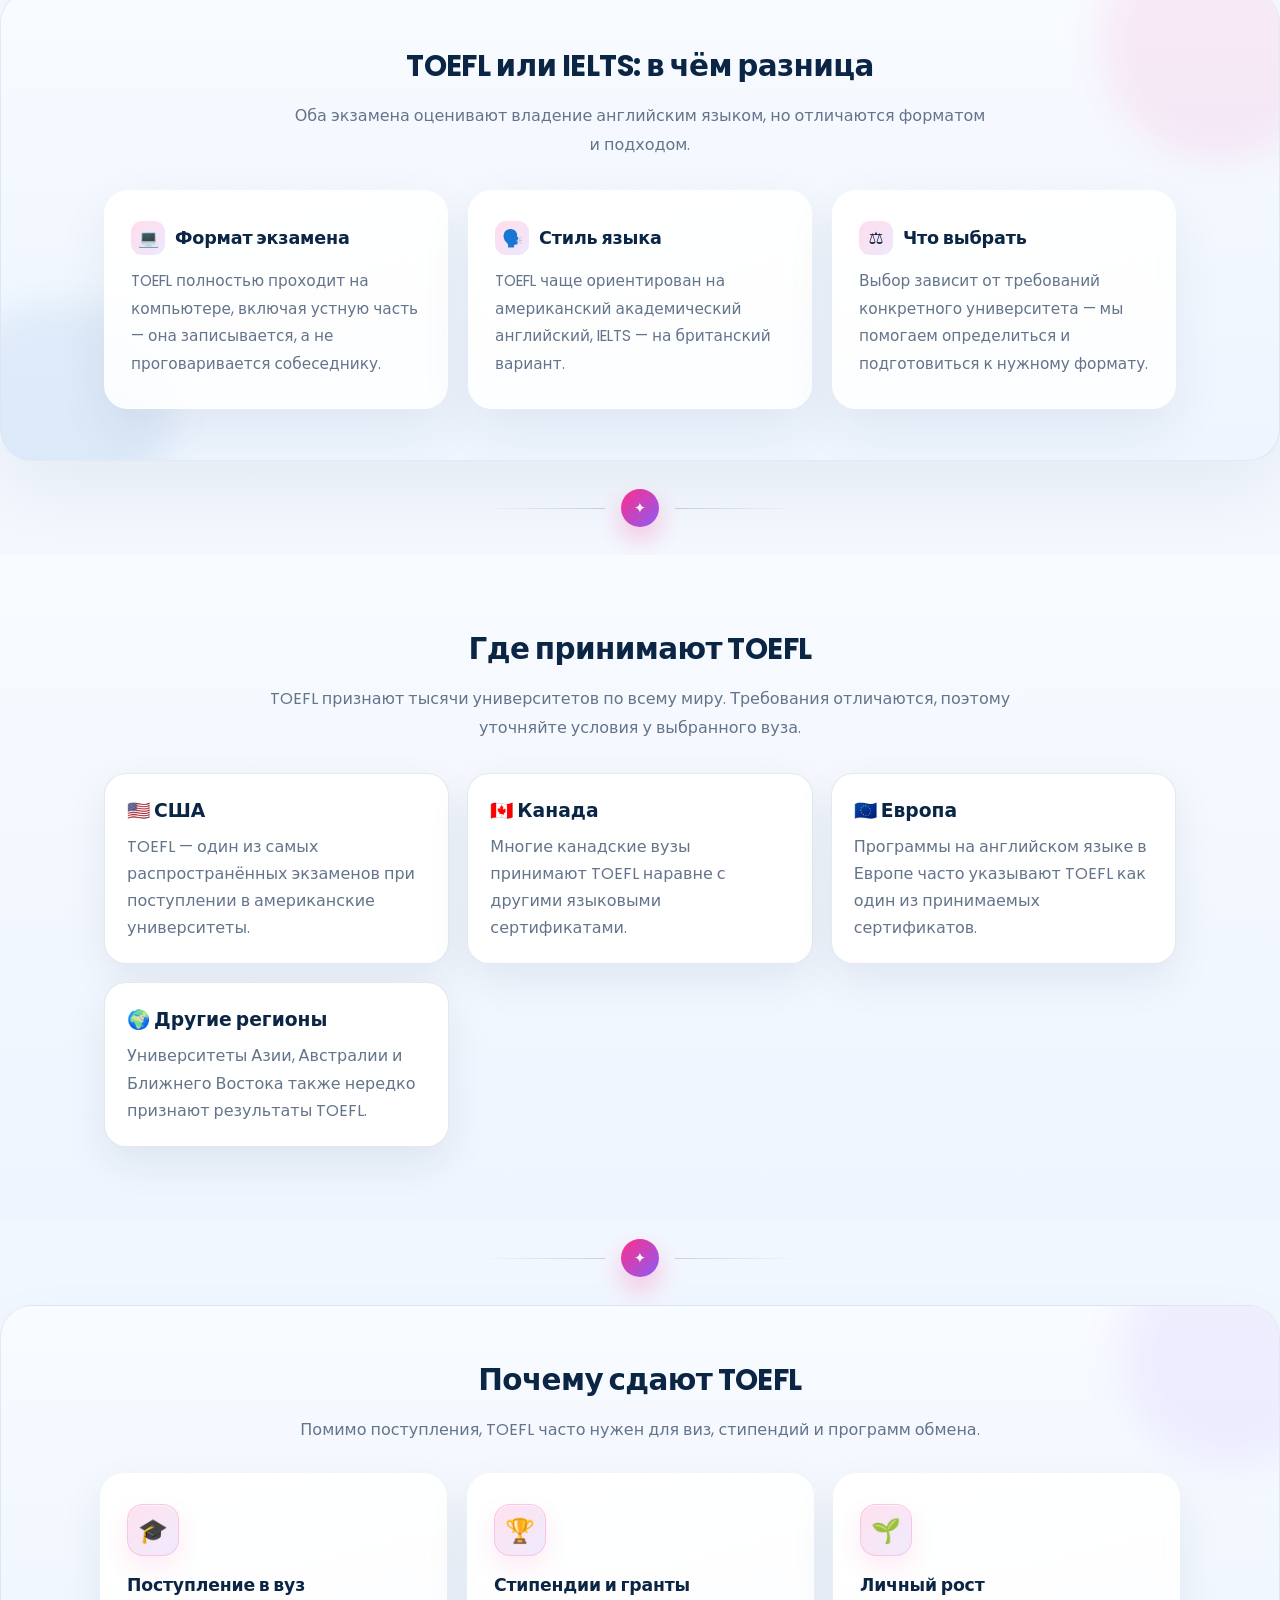
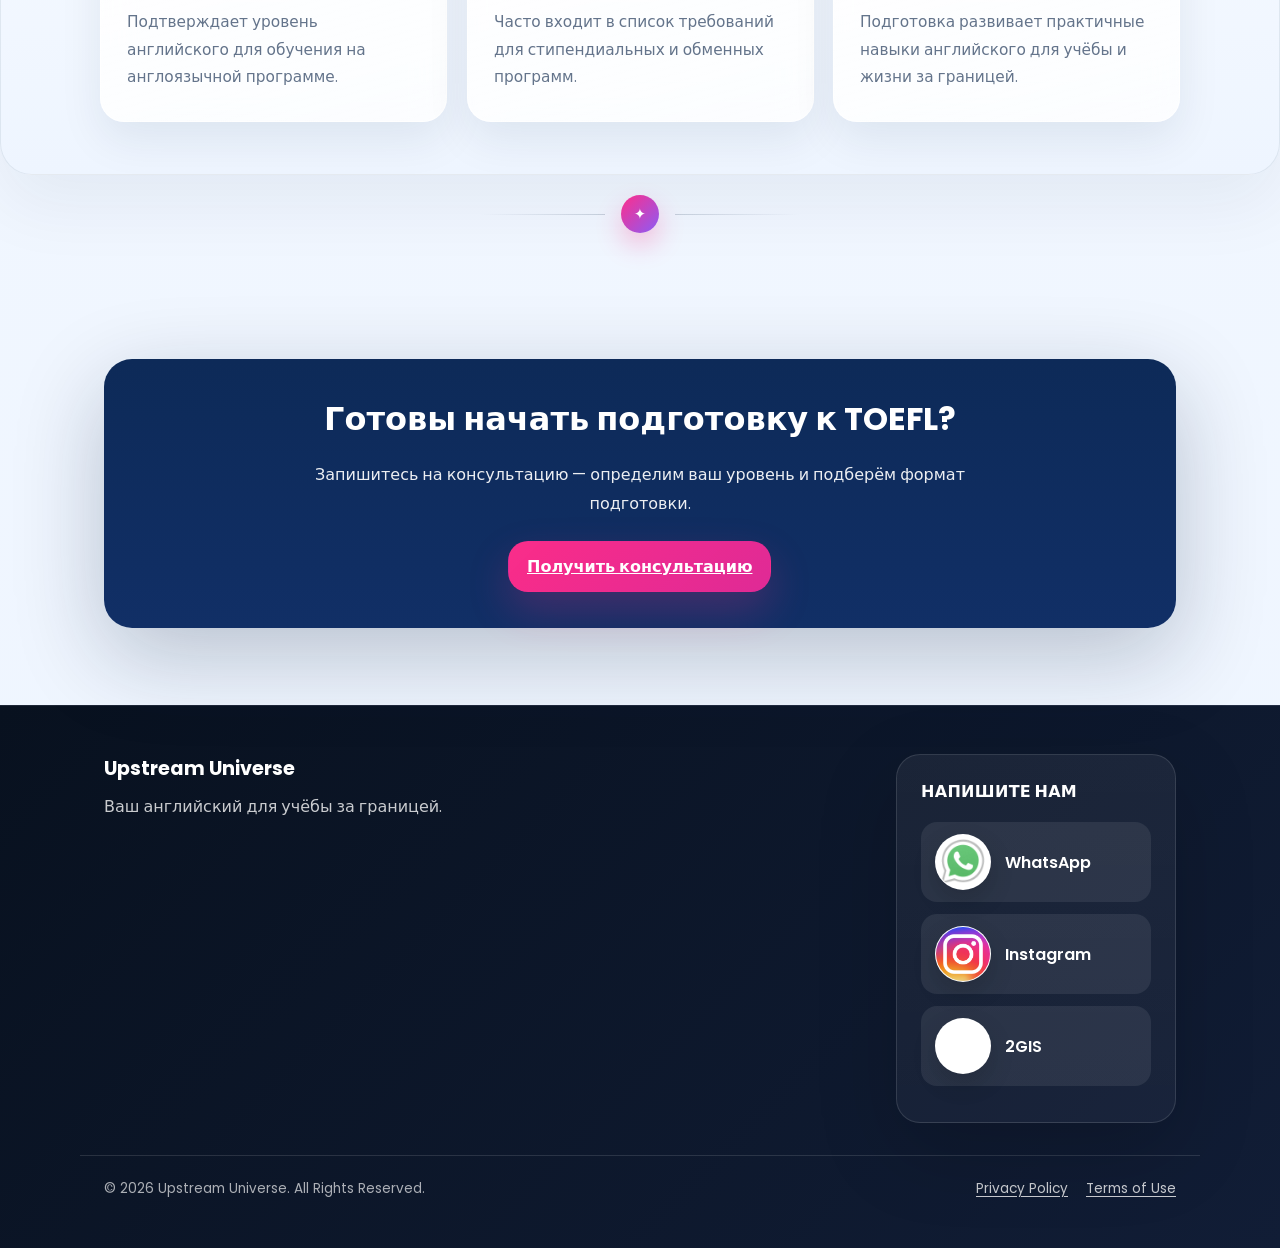
<file: toefl.html>
<!doctype html>
<html lang="ru">
<head>
  <meta charset="utf-8" />
  <meta name="viewport" content="width=device-width,initial-scale=1" />
  <title data-lang-key="meta.toefl.title">TOEFL — Upstream Universe</title>
  <link rel="stylesheet" href="styles.css">
  <link href="https://fonts.googleapis.com/css2?family=Poppins:wght@300;400;600;700&display=swap" rel="stylesheet">
</head>
<body>
  <header class="site-header">
    <div class="container header-inner">
      <a class="logo" href="index.html">
        <img src="assets/logo.png" data-lang-alt-key="header.logoAlt" alt="Логотип Upstream" loading="eager" decoding="async">
      </a>
      <div class="header-actions">
        <div class="lang-switcher" id="langSwitcher" role="button" tabindex="0" data-lang-aria-key="header.languageButtonAria" aria-label="Выбор языка">
          <span class="lang-option is-active" data-lang="ru">RU</span>
          <span class="lang-separator">|</span>
          <span class="lang-option" data-lang="en">EN</span>
        </div>
        <button class="burger-toggle" id="burgerToggle" data-lang-aria-key="header.burgerMenuAria" aria-label="Открыть меню" aria-expanded="false">
          <span></span>
          <span></span>
          <span></span>
        </button>
      </div>
      <nav class="nav" id="siteNav" data-lang-aria-key="header.navAria" aria-label="Main navigation">
        <a href="index.html#services" data-lang-key="header.courses">Курсы</a>
        <a href="ielts.html" data-lang-key="header.ielts">IELTS</a>
        <a href="summer.html" data-lang-key="header.summer">Summer Abroad ✈️</a>
        <a href="index.html#contacts" data-lang-key="header.contacts">Контакты</a>
        <div class="nav-lang-switcher" role="button" tabindex="0" aria-label="Выбор языка">
          <span class="lang-option is-active" data-lang="ru">RU</span>
          <span class="lang-separator">|</span>
          <span class="lang-option" data-lang="en">EN</span>
        </div>
      </nav>
    </div>
  </header>

  <main>
    <section class="section detail-hero reveal">
      <div class="container detail-hero-inner">
        <div class="detail-copy">
          <span class="hero-badge" data-lang-key="toefl.hero.badge">TOEFL PREPARATION</span>
          <h1 data-lang-key="toefl.hero.title">TOEFL — английский для учёбы за границей</h1>
          <p data-lang-key="toefl.hero.text">Готовим ко всем секциям TOEFL iBT: чтение, аудирование, письмо и говорение — с фокусом на академический английский.</p>
          <div class="detail-highlights">
            <div><strong data-lang-key="toefl.hero.highlight1.title">4 секции</strong><span data-lang-key="toefl.hero.highlight1.text">Reading, Listening, Writing, Speaking</span></div>
            <div><strong data-lang-key="toefl.hero.highlight2.title">Академический английский</strong><span data-lang-key="toefl.hero.highlight2.text">лексика и стиль университетских текстов</span></div>
            <div><strong data-lang-key="toefl.hero.highlight3.title">Практика говорения</strong><span data-lang-key="toefl.hero.highlight3.text">регулярные устные задания с обратной связью</span></div>
          </div>
          <a class="btn btn-primary" href="https://wa.me/77055844467?text=Здравствуйте!%20Хочу%20узнать%20про%20подготовку%20TOEFL" data-lang-key="toefl.hero.cta">Записаться</a>
        </div>
        <div class="detail-image-card">
          <img src="assets/tofic.jpg" data-lang-alt-key="toefl.hero.imageAlt" alt="Подготовка к TOEFL в Upstream" loading="lazy" decoding="async">
        </div>
      </div>
    </section>

    <section class="section section-slate reveal">
      <div class="container">
        <h2 class="section-title" data-lang-key="toefl.section1.title">Что такое TOEFL?</h2>
        <p class="section-subtitle" data-lang-key="toefl.section1.subtitle">TOEFL iBT — международный экзамен по английскому языку, который принимают университеты и колледжи по всему миру для оценки готовности к обучению на английском.</p>
        <div class="info-grid">
          <div>
            <span class="card-icon" aria-hidden="true">🎧</span>
            <strong data-lang-key="toefl.info1.title">Reading & Listening</strong>
            <p data-lang-key="toefl.info1.text">Работа с академическими текстами и лекциями — понимание деталей и общей идеи.</p>
          </div>
          <div>
            <span class="card-icon" aria-hidden="true">✍️</span>
            <strong data-lang-key="toefl.info2.title">Writing</strong>
            <p data-lang-key="toefl.info2.text">Структурированные эссе на основе прочитанного и услышанного материала.</p>
          </div>
          <div>
            <span class="card-icon" aria-hidden="true">🎤</span>
            <strong data-lang-key="toefl.info3.title">Speaking</strong>
            <p data-lang-key="toefl.info3.text">Короткие устные ответы по заданному формату с чёткой структурой.</p>
          </div>
        </div>
      </div>
    </section>

    <div class="section-divider reveal"><span>✦</span></div>

    <section class="section section-slate reveal">
      <div class="container">
        <h2 class="section-title" data-lang-key="toefl.section2.title">TOEFL или IELTS: в чём разница</h2>
        <p class="section-subtitle" data-lang-key="toefl.section2.subtitle">Оба экзамена оценивают владение английским языком, но отличаются форматом и подходом.</p>
        <div class="benefits-grid">
          <article class="benefit-card">
            <h3><span class="benefit-icon-inline" aria-hidden="true">💻</span> <span data-lang-key="toefl.compare1.title">Формат экзамена</span></h3>
            <p data-lang-key="toefl.compare1.text">TOEFL полностью проходит на компьютере, включая устную часть — она записывается, а не проговаривается собеседнику.</p>
          </article>
          <article class="benefit-card">
            <h3><span class="benefit-icon-inline" aria-hidden="true">🗣️</span> <span data-lang-key="toefl.compare2.title">Стиль языка</span></h3>
            <p data-lang-key="toefl.compare2.text">TOEFL чаще ориентирован на американский академический английский, IELTS — на британский вариант.</p>
          </article>
          <article class="benefit-card">
            <h3><span class="benefit-icon-inline" aria-hidden="true">⚖️</span> <span data-lang-key="toefl.compare3.title">Что выбрать</span></h3>
            <p data-lang-key="toefl.compare3.text">Выбор зависит от требований конкретного университета — мы помогаем определиться и подготовиться к нужному формату.</p>
          </article>
        </div>
      </div>
    </section>

    <div class="section-divider reveal"><span>✦</span></div>

    <section class="section summer-destinations reveal">
      <div class="container">
        <h2 class="section-title" data-lang-key="toefl.universities.title">Где принимают TOEFL</h2>
        <p class="section-subtitle" data-lang-key="toefl.universities.subtitle">TOEFL признают тысячи университетов по всему миру. Требования отличаются, поэтому уточняйте условия у выбранного вуза.</p>
        <div class="summer-destination-grid">
          <div class="summer-destination-card">
            <h3 data-lang-key="toefl.university1.title">🇺🇸 США</h3>
            <p data-lang-key="toefl.university1.text">TOEFL — один из самых распространённых экзаменов при поступлении в американские университеты.</p>
          </div>
          <div class="summer-destination-card">
            <h3 data-lang-key="toefl.university2.title">🇨🇦 Канада</h3>
            <p data-lang-key="toefl.university2.text">Многие канадские вузы принимают TOEFL наравне с другими языковыми сертификатами.</p>
          </div>
          <div class="summer-destination-card">
            <h3 data-lang-key="toefl.university3.title">🇪🇺 Европа</h3>
            <p data-lang-key="toefl.university3.text">Программы на английском языке в Европе часто указывают TOEFL как один из принимаемых сертификатов.</p>
          </div>
          <div class="summer-destination-card">
            <h3 data-lang-key="toefl.university4.title">🌍 Другие регионы</h3>
            <p data-lang-key="toefl.university4.text">Университеты Азии, Австралии и Ближнего Востока также нередко признают результаты TOEFL.</p>
          </div>
        </div>
      </div>
    </section>

    <div class="section-divider reveal"><span>✦</span></div>

    <section class="section instructors-section reveal">
      <div class="container">
        <h2 class="section-title" data-lang-key="toefl.section3.title">Почему сдают TOEFL</h2>
        <p class="section-subtitle" data-lang-key="toefl.section3.subtitle">Помимо поступления, TOEFL часто нужен для виз, стипендий и программ обмена.</p>
        <div class="info-grid">
          <div>
            <span class="card-icon" aria-hidden="true">🎓</span>
            <strong data-lang-key="toefl.benefit1.title">Поступление в вуз</strong>
            <p data-lang-key="toefl.benefit1.text">Подтверждает уровень английского для обучения на англоязычной программе.</p>
          </div>
          <div>
            <span class="card-icon" aria-hidden="true">🏆</span>
            <strong data-lang-key="toefl.benefit2.title">Стипендии и гранты</strong>
            <p data-lang-key="toefl.benefit2.text">Часто входит в список требований для стипендиальных и обменных программ.</p>
          </div>
          <div>
            <span class="card-icon" aria-hidden="true">🌱</span>
            <strong data-lang-key="toefl.benefit3.title">Личный рост</strong>
            <p data-lang-key="toefl.benefit3.text">Подготовка развивает практичные навыки английского для учёбы и жизни за границей.</p>
          </div>
        </div>
      </div>
    </section>

    <div class="section-divider reveal"><span>✦</span></div>

    <section class="section reveal">
      <div class="container">
        <div class="detail-final-card">
          <h2 data-lang-key="toefl.final.title">Готовы начать подготовку к TOEFL?</h2>
          <p data-lang-key="toefl.final.text">Запишитесь на консультацию — определим ваш уровень и подберём формат подготовки.</p>
          <a class="btn btn-primary" href="https://wa.me/77055844467?text=Здравствуйте!%20Хочу%20получить%20консультацию%20по%20TOEFL" data-lang-key="toefl.final.button">Получить консультацию</a>
        </div>
      </div>
    </section>
  </main>

  <footer class="site-footer">
    <div class="container footer-inner">
      <div class="footer-brand">
        <strong>Upstream Universe</strong>
        <p data-lang-key="toefl.footer.note">Ваш английский для учёбы за границей.</p>
      </div>
      <div class="footer-card">
        <span class="footer-card-title" data-lang-key="footer.contactTitle">Контакты</span>
        <a class="footer-link" href="https://wa.me/77055844467" target="_blank" rel="noopener"><span class="contact-badge"><img src="assets/what.jpg" alt="WhatsApp" loading="lazy" decoding="async"></span> <span class="contact-link-text" data-lang-key="footer.whatsapp">WhatsApp</span></a>
        <a class="footer-link" href="https://instagram.com/upstream.almaty" target="_blank" rel="noopener"><span class="contact-badge"><img src="assets/inst.jpg" alt="Instagram" loading="lazy" decoding="async"></span> <span class="contact-link-text" data-lang-key="footer.instagram">Instagram</span></a>
        <a class="footer-link" href="https://go.2gis.com/ThuR6" target="_blank" rel="noopener"><span class="contact-badge"><img src="assets/gis.jpg" alt="2GIS" loading="lazy" decoding="async"></span> <span class="contact-link-text" data-lang-key="footer.2gis">2GIS</span></a>
      </div>
    </div>
  </footer>

  <script src="lang.js"></script>
  <script>
    document.addEventListener('DOMContentLoaded', () => {
      const prefersReducedMotion = window.matchMedia('(prefers-reduced-motion: reduce)').matches;
      if (prefersReducedMotion) {
        document.querySelectorAll('.reveal').forEach((el) => el.classList.add('visible'));
        return;
      }

      const observer = new IntersectionObserver((entries, obs) => {
        entries.forEach((entry) => {
          if (entry.isIntersecting) {
            entry.target.classList.add('visible');
            obs.unobserve(entry.target);
          }
        });
      }, { threshold: 0.16 });

      document.querySelectorAll('.reveal').forEach((el) => observer.observe(el));
    });
  </script>
</body>
</html>
</file>
<file: styles.css>
html{
  scroll-behavior:smooth;
}
:root{
  --pink:#ff2d8a;
  --navy:#0b2545;
  --navy-2:#20114a;
  --muted:#64748b;
  --bg:#f4f8ff;
  --line:rgba(19, 58, 110, 0.1);
  --surface:rgba(255,255,255,0.08);
  --surface-strong:rgba(255,255,255,0.12);
  --glass-border:rgba(255,255,255,0.18);
  --shadow:0 28px 80px rgba(11,37,69,0.16);
}
*{box-sizing:border-box}
body{
  font-family:'Poppins',system-ui,-apple-system,Segoe UI,Roboto,'Helvetica Neue',Arial;
  margin:0;
  color:var(--navy);
  background:
    radial-gradient(circle at top left, rgba(255,45,138,0.10), transparent 28%),
    linear-gradient(180deg,#f8fbff 0%,#eef5ff 100%);
  min-height:100vh;
  overflow-x:hidden;
  position:relative;
}
body::before,
body::after{
  content:"";
  position:fixed;
  width:34vw;
  height:34vw;
  border-radius:50%;
  pointer-events:none;
  z-index:-1;
  filter:blur(70px);
  opacity:.45;
  animation:drift 16s ease-in-out infinite;
}
body::before{
  top:-8vw;
  left:-10vw;
  background:rgba(255,45,138,0.14);
}
body::after{
  right:-8vw;
  bottom:-10vw;
  background:rgba(22,101,178,0.12);
  animation-delay:-8s;
}
a{color:inherit;transition:color .25s ease,opacity .25s ease,transform .25s ease}
a:hover{opacity:.95}
.container{max-width:1120px;margin:0 auto;padding:0 24px}
.reveal{opacity:0;transform:translateY(16px);transition:opacity .8s cubic-bezier(.22,1,.36,1),transform .8s cubic-bezier(.22,1,.36,1);will-change:opacity,transform}
.reveal.visible{opacity:1;transform:translateY(0)}
@keyframes fadeUp{0%{opacity:0;transform:translateY(12px) scale(.992)}100%{opacity:1;transform:translateY(0) scale(1)}}
@keyframes drift{0%,100%{transform:translate3d(0,0,0) scale(1)}50%{transform:translate3d(14px,-10px,0) scale(1.02)}}
.reveal.visible .program-card,
.reveal.visible .course-card,
.reveal.visible .promo-card,
.reveal.visible .camp-card,
.reveal.visible .testimonial-card,
.reveal.visible .result-card,
.reveal.visible .summer-card,
.reveal.visible .footer-card,
.reveal.visible .location-info,
.reveal.visible .benefit-card,
.reveal.visible .stat-card,
.reveal.visible .hero-highlights div,
.reveal.visible .detail-highlights div,
.reveal.visible .footer-link{animation:fadeUp .8s cubic-bezier(.22,1,.36,1) both}
.reveal.visible .programs-overview .program-card:nth-child(2){animation-delay:.08s}
.reveal.visible .programs-overview .program-card:nth-child(3){animation-delay:.16s}
.reveal.visible .programs-overview .program-card:nth-child(4){animation-delay:.24s}
.site-header{
  position:sticky;
  top:0;
  z-index:50;
  background:rgba(9,24,58,0.78);
  backdrop-filter:blur(20px);
  color:#fff;
  border-bottom:1px solid rgba(255,255,255,0.12);
  box-shadow:0 30px 80px rgba(2,9,28,0.24);
  transition:padding .3s ease,background .3s ease,box-shadow .3s ease,transform .3s ease;
}
.programs-overview .program-card,
.course-card,
.promo-card,
.camp-card,
.location-info,
.testimonial-card,
.benefit-card,
.result-card,
.footer-card,
.hero-highlights div,
.detail-highlights div,
.section-slate .info-grid > div,
.instructors-section .info-grid div{
  transition:transform .45s cubic-bezier(.2,.7,.2,1),box-shadow .45s ease,background .45s ease,border-color .45s ease;
  will-change:transform,box-shadow;
}
.programs-overview .program-card:hover,
.course-card:hover,
.promo-card:hover,
.camp-card:hover,
.location-info:hover,
.testimonial-card:hover,
.benefit-card:hover,
.result-card:hover,
.footer-card:hover,
.hero-highlights div:hover,
.detail-highlights div:hover,
.section-slate .info-grid > div:hover,
.instructors-section .info-grid div:hover{
  transform:translateY(-4px) scale(1.004);
}
.site-header.scrolled{
  padding:6px 0;
  background:rgba(9,24,58,0.72);
  box-shadow:0 20px 50px rgba(2,9,28,0.22);
}
.header-inner{display:flex;align-items:center;justify-content:space-between;gap:18px;min-height:74px;padding:14px 0;position:relative}
.logo{display:flex;align-items:center;flex-shrink:0;background:transparent}
.logo img{height:126px;display:block;filter:drop-shadow(0 18px 44px rgba(11,37,69,0.35));transition:transform .3s ease}
.logo img:hover{transform:scale(1.02)}
.burger-toggle{display:none;align-items:center;justify-content:center;width:44px;height:44px;background:rgba(255,255,255,0.08);border:1px solid rgba(255,255,255,0.16);border-radius:16px;cursor:pointer;flex-shrink:0;backdrop-filter:blur(12px)}
.burger-toggle svg{display:block;width:30px;height:30px;overflow:visible}
.burger-toggle .bt-line{fill:none;stroke:#fff;stroke-width:2.6;stroke-linecap:round;transition:transform .3s cubic-bezier(.4,0,.2,1),opacity .25s ease;transform-origin:16px 16px}
.burger-toggle.active .bt-line1{transform:translateY(6px) rotate(45deg)}
.burger-toggle.active .bt-line2{opacity:0}
.burger-toggle.active .bt-line3{transform:translateY(-6px) rotate(-45deg)}
.nav{display:flex;align-items:center;justify-content:center;gap:16px;flex:1;margin:0 16px;flex-wrap:nowrap;white-space:nowrap;order:2}
.nav a{display:inline-flex;align-items:center;justify-content:center;min-height:44px;padding:10px 18px;border-radius:20px;text-decoration:none;color:rgba(255,255,255,0.92);background:rgba(255,255,255,0.08);border:1px solid rgba(255,255,255,0.14);transition:transform .3s ease,background .3s ease,color .3s ease,box-shadow .3s ease;box-shadow:0 0 0 rgba(255,255,255,0)}
.nav a:hover{color:#fff;background:rgba(255,255,255,0.16);transform:translateY(-1px) scale(1.02);box-shadow:0 12px 30px rgba(255,255,255,0.16)}
.nav a:focus-visible{outline:2px solid rgba(255,255,255,0.5);outline-offset:4px}
.mobile-nav-overlay{position:fixed;inset:0;background:rgba(2,8,23,0.54);opacity:0;pointer-events:none;transition:opacity .3s ease;z-index:45}
.mobile-nav-overlay.visible{opacity:1;pointer-events:auto}
.mobile-nav-close{display:none}
.header-actions{display:flex;align-items:center;gap:10px;flex-shrink:0;margin-left:auto;padding-left:18px;border-left:1px solid rgba(255,255,255,0.14);order:3}
.lang-switcher,.nav-lang-switcher{position:relative;display:inline-flex;align-items:center;justify-content:center;gap:6px;padding:6px;border-radius:999px;border:1px solid rgba(255,255,255,0.16);color:#fff;background:rgba(255,255,255,0.10);font-size:.92rem;cursor:pointer;white-space:nowrap;letter-spacing:.08em;box-shadow:0 10px 24px rgba(0,0,0,0.12);transition:transform .25s ease,background .25s ease,box-shadow .25s ease}
.lang-switcher:hover,.nav-lang-switcher:hover{transform:translateY(-1px);background:rgba(255,255,255,0.16);box-shadow:0 14px 30px rgba(255,255,255,0.14)}
.lang-option{position:relative;z-index:1;display:inline-flex;align-items:center;justify-content:center;min-width:42px;padding:8px 10px;border-radius:999px;color:rgba(255,255,255,0.72);font-weight:600;transition:color .25s ease,transform .25s ease,background .25s ease,box-shadow .25s ease}
.lang-option.is-active{color:#fff;background:rgba(255,255,255,0.16);box-shadow:0 8px 18px rgba(0,0,0,0.14)}
.lang-option:hover{transform:translateY(-1px)}
.lang-separator{color:rgba(255,255,255,0.45);font-size:.9rem;line-height:1}
.nav-lang-switcher{display:none}
@media(max-width:980px){
  .site-header{
    background:rgba(9,24,58,0.95);
    box-shadow:0 18px 42px rgba(2,9,28,0.28);
  }
  .container{padding:0 16px}
  .header-inner{
    display:flex;
    align-items:center;
    justify-content:space-between;
    padding:0;
    min-height:74px;
    gap:8px;
  }
  .logo{
    display:flex;
    align-items:center;
    flex-shrink:0;
    margin-right:0;
    order:1;
    align-self:center;
  }
  .logo img{height:84px;max-height:84px;filter:drop-shadow(0 10px 22px rgba(11,37,69,0.22))}
  .header-actions{
    display:flex;
    align-items:center;
    justify-content:flex-end;
    gap:8px;
    margin-left:auto;
    padding-left:0;
    border-left:0;
    flex-shrink:0;
    order:2;
    align-self:center;
  }
  .header-actions .lang-switcher{
    order:1;
  }
  .header-actions .burger-toggle{
    order:2;
    margin-left:0;
  }
  .burger-toggle{
    display:flex;
    align-items:center;
    justify-content:center;
    width:38px;
    height:38px;
    padding:0;
    margin:0;
    background:transparent;
    border:0;
    border-radius:0;
    box-shadow:none;
    backdrop-filter:none;
    order:3;
    align-self:center;
  }
  .nav{position:fixed;top:0;right:0;bottom:0;width:min(84vw,320px);display:flex;flex-direction:column;align-items:flex-start;gap:12px;background:linear-gradient(180deg,#08111f 0%,#13264e 100%);padding:92px 20px 24px;border-left:1px solid rgba(255,255,255,0.12);box-shadow:0 28px 60px rgba(0,0,0,0.28);backdrop-filter:blur(14px);transform:translateX(100%);opacity:0;pointer-events:none;transition:transform .35s cubic-bezier(.2,.9,.2,1),opacity .35s ease;z-index:60}
  .nav.open{transform:translateX(0);opacity:1;pointer-events:auto}
  .nav a{width:100%;padding:14px 16px;border-radius:18px;justify-content:flex-start}
  .lang-switcher,
  .nav-lang-switcher{
    padding:4px 6px;
    border:0;
    background:transparent;
    box-shadow:none;
    gap:4px;
  }
  .lang-switcher:hover,
  .nav-lang-switcher:hover{transform:none;background:transparent;box-shadow:none}
  .lang-option{
    min-width:auto;
    padding:4px 2px;
    font-size:.9rem;
    color:rgba(255,255,255,0.82);
  }
  .lang-option.is-active{background:transparent;color:#fff;font-weight:700}
  .nav-lang-switcher{display:none}
}

@media(max-width:760px){
  .hero{padding:44px 0 36px}
  .hero-inner{flex-direction:column;gap:24px;align-items:stretch}
  .hero-copy{max-width:none}
  .hero-copy h1{font-size:clamp(1.65rem,5.6vw,2.15rem);line-height:1.2;margin-bottom:12px}
  .hero-copy p{font-size:0.98rem;line-height:1.7}
  .hero-ctas{flex-direction:column;align-items:stretch}
  .hero-panel{width:100%;max-width:none}
  .hero-inner .hero-panel{animation:heroFadeUp .8s cubic-bezier(.22,1,.36,1) .15s both}
  .hero-highlights{grid-template-columns:repeat(3,1fr);gap:10px}
  .hero-highlights div{padding:14px 10px}
  .hero-stat-icon{font-size:17px;margin-bottom:6px}
  .hero-highlights strong{font-size:17px}
  .hero-highlights span{font-size:.76rem}
  .section{padding:60px 0}
  .section-title{font-size:clamp(1.5rem,5.5vw,1.9rem)}
  .section-subtitle{font-size:0.96rem;line-height:1.7;margin-bottom:22px}
  .programs-overview .program-grid{grid-template-columns:1fr;gap:16px}
  .programs-overview .program-card{min-height:auto;padding:22px 20px}
  .course-grid{grid-template-columns:1fr;gap:22px}
  .course-card-media{height:158px}
  .course-card-body{padding:32px 20px 20px}
  .promo-card{grid-template-columns:1fr;padding:24px 20px;gap:18px}
  .promo-copy h2{font-size:clamp(1.4rem,5.2vw,1.8rem)}
  .promo-actions{flex-direction:column;align-items:stretch}
  .camp-grid,.location-grid{grid-template-columns:1fr;gap:18px}
  .camp-photo img{height:260px}
  .map-small{width:100%;height:360px}
  .testimonials-grid{grid-template-columns:1fr;gap:12px}
  .testimonial-card{padding:14px}
  .footer-inner{flex-direction:column;align-items:stretch}
  .footer-card{min-width:0;max-width:none;width:100%}
}

@media(max-width:480px){
  .container{padding:0 14px}
  .hero-badge{padding:9px 14px;font-size:12px}
  .btn{min-height:44px;padding:11px 16px;font-size:0.95rem}
  .course-card,.programs-overview .program-card,.promo-card,.camp-card,.location-info,.footer-card{border-radius:18px}
  .programs-overview .program-card li,.course-card-body p{font-size:0.88rem}
  .course-card-media{height:140px}
  .course-card-icon{width:40px;height:40px;font-size:1rem;bottom:-18px;left:16px}
  .course-card-body{padding:28px 16px 18px}
  .section{padding:54px 0}
}
.btn{display:inline-flex;align-items:center;justify-content:center;min-height:46px;padding:12px 18px;border-radius:20px;font-weight:600;position:relative;overflow:hidden;transition:transform .3s ease,box-shadow .3s ease,background .3s ease,color .3s ease,border-color .3s ease;box-shadow:0 10px 24px rgba(11,37,69,0.10);border:1px solid transparent;will-change:transform,box-shadow}
.btn::before{content:"";position:absolute;inset:0;background:linear-gradient(90deg,transparent,rgba(255,255,255,0.22),transparent);transform:translateX(-120%);transition:transform .55s ease}
.btn:hover{transform:translateY(-2px) scale(1.014) rotate(-0.18deg);box-shadow:0 14px 30px rgba(11,37,69,0.14)}
.btn:hover::before{transform:translateX(120%)}
.btn:focus-visible{outline:2px solid rgba(255,45,138,0.35);outline-offset:3px;transform:translateY(-2px)}
.btn-ghost{background:rgba(255,255,255,0.10);color:#fff;border-color:rgba(255,255,255,0.18)}
.btn-primary{background:linear-gradient(135deg,rgba(255,45,138,0.98),#df2a96);color:#fff;box-shadow:0 18px 42px rgba(255,45,138,0.22)}
.btn-primary:hover{box-shadow:0 20px 52px rgba(255,45,138,0.28);background:linear-gradient(135deg,rgba(255,45,138,1),#e62f9f)}
.btn-outline{background:transparent;border:2px solid var(--pink);color:#fff}
.btn-outline:hover{background:rgba(255,45,138,0.10);box-shadow:0 12px 30px rgba(255,45,138,0.16)}

.hero{
  position:relative;
  padding:64px 0;
  background:linear-gradient(135deg,#0a1230 0%,#121a3c 45%,#1a1140 100%);
  background-size:220% 220%;
  animation:heroGradientShift 18s ease-in-out infinite;
  overflow:hidden;
  isolation:isolate;
}
@keyframes heroGradientShift{
  0%,100%{background-position:0% 50%}
  50%{background-position:100% 50%}
}
.hero::before,
.hero::after{
  content:"";
  position:absolute;
  border-radius:50%;
  filter:blur(110px);
  pointer-events:none;
  z-index:-1;
  opacity:.4;
  animation:heroGlowDrift 15s ease-in-out infinite;
}
.hero::before{
  width:34vw;height:34vw;
  top:-14%;left:-6%;
  background:radial-gradient(circle,rgba(255,45,138,0.24),transparent 70%);
}
.hero::after{
  width:30vw;height:30vw;
  bottom:-18%;right:-4%;
  background:radial-gradient(circle,rgba(139,92,246,0.2),transparent 70%);
  animation-delay:-7s;
}
@keyframes heroGlowDrift{
  0%,100%{transform:translate3d(0,0,0) scale(1)}
  50%{transform:translate3d(18px,-16px,0) scale(1.08)}
}
.hero-particles{display:none;position:absolute;inset:0;overflow:hidden;pointer-events:none;z-index:0}
.hero-particles span{position:absolute;width:4px;height:4px;border-radius:50%;background:rgba(255,255,255,0.65);box-shadow:0 0 14px 3px rgba(255,255,255,0.3);opacity:0;animation:heroParticlePulse 8s ease-in-out infinite}
.hero-particles span:nth-child(1){top:14%;left:8%;animation-delay:0s}
.hero-particles span:nth-child(2){top:24%;left:82%;animation-delay:1.3s}
.hero-particles span:nth-child(3){top:68%;left:16%;animation-delay:2.6s}
.hero-particles span:nth-child(4){top:78%;left:68%;animation-delay:3.9s}
.hero-particles span:nth-child(5){top:42%;left:48%;animation-delay:5.2s}
.hero-particles span:nth-child(6){top:56%;left:90%;animation-delay:.7s}
@keyframes heroParticlePulse{
  0%,100%{opacity:0;transform:translateY(0) scale(.8)}
  50%{opacity:.8;transform:translateY(-16px) scale(1.2)}
}
.hero-inner{position:relative;z-index:1;display:flex;gap:36px;align-items:center;justify-content:space-between}
.hero-copy{flex:1;max-width:620px;color:#fff}
.hero-copy h1{font-size:clamp(2.1rem,3.1vw,2.85rem);line-height:1.16;margin:0 0 16px;color:#fff;letter-spacing:-.015em;font-weight:700;text-shadow:0 10px 30px rgba(0,0,0,0.14)}
.hero-inner .hero-copy h1{animation-delay:.1s}
.hero-title-highlight{background:linear-gradient(135deg,#ff2d8a,#c084fc);-webkit-background-clip:text;background-clip:text;color:transparent;filter:drop-shadow(0 0 14px rgba(255,45,138,0.35))}
.hero-copy p{color:rgba(255,255,255,0.78);margin:0 0 24px;font-size:1.02rem;line-height:1.75;max-width:540px}
.hero-inner .hero-copy p{animation:heroFadeUp .7s cubic-bezier(.22,1,.36,1) .22s both}
.hero-ctas{display:flex;flex-wrap:wrap;gap:12px;margin-bottom:24px}
.hero-inner .hero-ctas{animation:heroFadeUp .7s cubic-bezier(.22,1,.36,1) .5s both}
.hero-inner .hero-ctas .btn{padding:14px 26px;border-radius:999px;font-size:1rem;letter-spacing:.005em}
.hero-inner .hero-ctas .btn-primary{box-shadow:0 20px 50px rgba(255,45,138,0.3)}
.hero-inner .hero-ctas .btn-primary:hover{transform:translateY(-4px) scale(1.02);box-shadow:0 26px 60px rgba(255,45,138,0.42)}
.hero-inner .hero-ctas .btn-outline:hover{transform:translateY(-4px) scale(1.02);box-shadow:0 18px 44px rgba(255,255,255,0.14)}
.hero-highlights{display:grid;grid-template-columns:repeat(3,1fr);gap:14px;margin-bottom:24px}
.hero-inner .hero-highlights div{animation:heroFadeUp .6s cubic-bezier(.22,1,.36,1) both}
.hero-inner .hero-highlights div:nth-child(1){animation-delay:.34s}
.hero-inner .hero-highlights div:nth-child(2){animation-delay:.4s}
.hero-inner .hero-highlights div:nth-child(3){animation-delay:.46s}
.hero-highlights div{background:rgba(255,255,255,0.07);padding:14px 12px;border-radius:18px;backdrop-filter:blur(10px);transition:transform .32s ease,background .32s ease,box-shadow .32s ease;box-shadow:0 10px 24px rgba(0,0,0,0.1),inset 0 1px 0 rgba(255,255,255,0.08)}
.hero-highlights div:hover{transform:translateY(-6px) scale(1.02);background:rgba(255,255,255,0.11);box-shadow:0 22px 46px rgba(2,9,28,0.3),0 0 26px rgba(255,45,138,0.22)}
.hero-stat-icon{display:block;font-size:20px;margin-bottom:8px;line-height:1}
.hero-highlights strong{display:block;font-size:22px;color:#fff;margin-bottom:6px}
.hero-highlights span{display:block;color:rgba(255,255,255,0.75);font-size:.88rem}
.hero-panel{display:grid;gap:18px;width:460px;max-width:100%;position:relative}
.hero-inner .hero-panel{opacity:0;animation:heroPanelIn .8s cubic-bezier(.22,1,.36,1) .2s forwards}
.hero-panel::before{content:"";position:absolute;inset:-14px;background:radial-gradient(circle at 30% 25%,rgba(255,45,138,0.2),transparent 62%),radial-gradient(circle at 80% 80%,rgba(139,92,246,0.16),transparent 65%);filter:blur(38px);z-index:-1;border-radius:40px;opacity:.65}
.hero-panel-top{background:#fff;border-radius:34px;overflow:hidden;box-shadow:0 26px 70px rgba(2,9,28,0.28),0 0 0 1px rgba(255,255,255,0.06)}
.hero-panel-top img,.camp-photo img,.detail-image-card img,.map-small,.summer-hero-visual img,.result-card img,.summer-card img{width:100%;display:block;transition:transform .45s ease,filter .45s ease,box-shadow .45s ease}
.hero-panel-top:hover img,.camp-photo:hover img,.detail-image-card:hover img,.map-card:hover .map-small,.summer-hero-visual:hover img,.result-card:hover img,.summer-card:hover img{transform:scale(1.03);filter:saturate(1.04)}
.hero-panel-top:hover img{transform:scale(1.02)}
.hero-panel-bottom{background:#0b2545;padding:24px 18px;border-radius:34px;color:#fff;box-shadow:0 20px 60px rgba(0,0,0,0.15)}
.hero-panel-bottom p{margin:0;font-size:16px;line-height:1.75}
@keyframes heroFadeUp{0%{opacity:0;transform:translateY(18px)}100%{opacity:1;transform:translateY(0)}}
@keyframes heroPanelIn{0%{opacity:0;transform:translateX(30px)}100%{opacity:1;transform:translateX(0)}}

.home-video-section{position:relative;padding-top:54px;padding-bottom:88px;background:linear-gradient(145deg,#0a1230 0%,#15143d 52%,#241447 100%);color:#fff;overflow:hidden;isolation:isolate}
.home-video-section::after{content:"";position:absolute;right:0;bottom:-1px;left:0;height:64px;background:linear-gradient(180deg,rgba(255,255,255,0),var(--bg) 62%);pointer-events:none;z-index:0}
.home-video-inner{position:relative;z-index:1}
.home-video-grid{display:grid;grid-template-columns:minmax(0,1.15fr) minmax(260px,330px);align-items:flex-start;column-gap:clamp(28px,4vw,52px)}
.home-video-copy{max-width:100%}
.home-video-section .section-title{color:#fff;text-align:left;padding-left:20px;border-left:4px solid var(--pink);line-height:1.18;text-transform:uppercase;margin-top:-8px;margin-bottom:16px}
.home-video-accent,.home-video-text span{color:var(--pink)}
.home-video-text{max-width:560px;margin:0;color:rgba(255,255,255,0.82);font-size:1rem;line-height:1.7}
.home-video-text span{font-weight:600}
.home-video-support{max-width:560px;margin:12px 0 0;color:rgba(255,255,255,0.72);font-size:.96rem;line-height:1.6}
.home-video-support--small{margin-top:8px}
.home-video-card{display:flex;align-items:flex-start;justify-content:center;width:100%;padding-top:8px}
.home-video-frame{position:relative;width:100%;max-width:320px;min-width:280px;aspect-ratio:9 / 16;border-radius:24px;background:#071226;box-shadow:0 18px 44px rgba(0,0,0,0.32),0 0 0 1px rgba(255,255,255,0.12);z-index:2;overflow:hidden}
.home-video-frame iframe{position:relative;z-index:3;width:100%;height:100%;display:block;border:0;border-radius:24px;pointer-events:auto;background:#000;overflow:hidden}
.home-video-preview-image,.home-video-play{display:none}
.home-video-embed{display:block}
.courses{background:linear-gradient(180deg,rgba(255,255,255,0.72),rgba(238,245,255,0.86));border-radius:0;box-shadow:none;border-top:1px solid rgba(17,29,63,0.08)}

@media (min-width: 1024px){
  .home-video-frame{max-width:360px;min-width:0;aspect-ratio:16 / 11;border-radius:26px;overflow:hidden;box-shadow:0 26px 54px rgba(0,0,0,0.26)}
  .home-video-preview-image{display:block;width:100%;height:100%;object-fit:cover;border-radius:26px}
  .home-video-play{display:inline-flex;align-items:center;justify-content:center;gap:10px;position:absolute;left:50%;top:50%;transform:translate(-50%,-50%);padding:16px 28px;border:0;border-radius:999px;background:rgba(255,255,255,0.95);color:#111827;font-weight:700;font-size:1rem;cursor:pointer;box-shadow:0 20px 40px rgba(5,7,12,0.3);transition:transform .22s ease,box-shadow .22s ease;background:linear-gradient(135deg,#fff,#e5e7eb)}
  .home-video-play:hover{transform:translate(-50%,-50%) scale(1.03);box-shadow:0 24px 48px rgba(5,7,12,0.38)}
  .home-video-play span:first-child{font-size:1.2rem;line-height:1}
  .home-video-embed{display:none}
  .home-video-modal{position:fixed;inset:0;display:flex;align-items:center;justify-content:center;padding:24px 32px 40px;opacity:0;visibility:hidden;pointer-events:none;z-index:1000;transition:opacity .22s ease,visibility .22s ease;overflow:visible}
  .home-video-modal.is-open{opacity:1;visibility:visible;pointer-events:auto}
  .home-video-modal-backdrop{position:absolute;inset:0;background:rgba(2,6,23,0.8);backdrop-filter:blur(4px)}
  .home-video-modal-dialog{position:relative;z-index:1;width:min(100%, 1200px);max-width:1200px;max-height:92vh;display:flex;align-items:center;justify-content:center;overflow:visible}
  .home-video-modal-close{position:absolute;top:-16px;right:-16px;display:flex;align-items:center;justify-content:center;width:42px;height:42px;border:0;border-radius:50%;background:#fff;color:#111827;font-size:1.4rem;cursor:pointer;box-shadow:0 12px 32px rgba(0,0,0,0.24);z-index:2}
  .home-video-modal-close:hover{transform:scale(1.05)}
  .home-video-modal-frame{position:relative;width:min(100vw - 96px, 1200px);height:clamp(420px, 76vh, 760px);min-height:420px;max-height:86vh;border-radius:22px;overflow:visible;background:#000;box-shadow:0 28px 70px rgba(0,0,0,0.45)}
  .home-video-modal-frame iframe{width:100%;height:100%;display:block;border:0;background:#000;min-height:420px}
}

@media (max-width: 1023px){
  .home-video-modal,
  .home-video-modal-backdrop,
  .home-video-modal-dialog,
  .home-video-modal-close,
  .home-video-modal-frame,
  .home-video-play,
  .home-video-preview-image{
    display:none !important;
    opacity:0 !important;
    visibility:hidden !important;
    pointer-events:none !important;
  }
}
.home-video-section + #services.courses{margin-top:-2px;border-radius:0;box-shadow:none}

.section{padding:78px 0;position:relative}
.section-title{font-size:clamp(1.8rem,2.3vw,2.25rem);color:var(--navy);margin:0 0 14px;text-align:center;font-weight:700;letter-spacing:-.02em}
.section-subtitle{max-width:760px;margin:0 auto 30px;color:var(--muted);text-align:center;line-height:1.8;font-size:1rem}
.section-title,.section-subtitle{transition:transform .35s ease,opacity .35s ease}
.section:hover .section-title,.section:hover .section-subtitle{transform:translateY(-2px)}
.hero-copy h1,.detail-copy h1,.summer-copy h1{animation:textReveal .8s cubic-bezier(.22,1,.36,1) both}
@keyframes textReveal{0%{opacity:0;transform:translateY(14px)}100%{opacity:1;transform:translateY(0)}}

/* English section and slate variants removed to restore original homepage styling */

.programs-overview .program-grid{display:grid;grid-template-columns:repeat(4,1fr);gap:24px;margin:0}
.programs-overview .program-card{position:relative;padding:30px 26px 28px;color:#ffffff;min-height:336px;display:flex;flex-direction:column;justify-content:flex-start;border-radius:22px;overflow:hidden;border:1px solid rgba(255,255,255,0.20);box-shadow:0 18px 42px rgba(11,37,69,0.16), inset 0 1px 0 rgba(255,255,255,0.16);transition:transform .34s cubic-bezier(.2,.7,.2,1),box-shadow .34s ease,background .34s ease,border-color .34s ease,filter .34s ease;backdrop-filter:blur(14px);-webkit-backdrop-filter:blur(14px);isolation:isolate}
.programs-overview .program-card::before{content:"";position:absolute;top:-36px;right:-36px;width:180px;height:180px;border-radius:50%;background:radial-gradient(circle,rgba(255,255,255,0.26),transparent 62%);filter:blur(18px);pointer-events:none;transition:transform .4s ease,opacity .4s ease;opacity:0.9}
.programs-overview .program-card::after{content:"";position:absolute;inset:0;background:linear-gradient(135deg,rgba(255,255,255,0.14),transparent 55%);pointer-events:none;z-index:-1}
.programs-overview .program-card:hover{transform:translateY(-8px) scale(1.03);box-shadow:0 28px 72px rgba(11,37,69,0.22), inset 0 1px 0 rgba(255,255,255,0.22);border-color:rgba(255,255,255,0.32);filter:saturate(1.04)}
.programs-overview .program-card:hover::before{transform:scale(1.08)}
.programs-overview .program-card h3{color:#fff;margin:0 0 18px;font-size:1.28rem;letter-spacing:.06em;text-transform:uppercase;line-height:1.1;font-weight:700;transition:transform .25s ease,letter-spacing .25s ease}
.programs-overview .program-card:hover h3{transform:translateY(-1px);letter-spacing:.08em}
.programs-overview .program-card ul{margin:0;padding:0;list-style:none;color:rgba(255,255,255,0.95);line-height:1.9}
.programs-overview .program-card li{position:relative;margin-bottom:12px;padding-left:26px;font-weight:600;font-size:0.96rem;transition:transform .25s ease,opacity .25s ease}
.programs-overview .program-card:hover li{transform:translateX(1px)}
.programs-overview .program-card li::before{content:"";position:absolute;left:0;top:9px;width:9px;height:9px;border-radius:50%;background:rgba(255,255,255,0.98);box-shadow:0 0 0 4px rgba(255,255,255,0.12);transition:transform .25s ease,box-shadow .25s ease}
.programs-overview .program-card:hover li::before{transform:scale(1.08);box-shadow:0 0 0 4px rgba(255,255,255,0.16)}
.programs-overview .card-green{background:linear-gradient(135deg,rgba(16,29,55,0.96) 0%,rgba(8,20,52,0.98) 100%)}
.programs-overview .card-yellow{background:linear-gradient(135deg,rgba(29,72,136,0.96) 0%,rgba(8,19,48,0.98) 100%)}
.programs-overview .card-blue{background:linear-gradient(135deg,rgba(18,90,145,0.96) 0%,rgba(8,20,49,0.98) 100%)}
.programs-overview .card-magenta{background:linear-gradient(135deg,rgba(255,45,138,0.95) 0%,rgba(54,19,95,0.98) 100%)}
.programs-overview .card-green:hover{box-shadow:0 30px 74px rgba(45,127,249,0.22), inset 0 1px 0 rgba(255,255,255,0.22)}
.programs-overview .card-yellow:hover{box-shadow:0 30px 74px rgba(56,142,235,0.24), inset 0 1px 0 rgba(255,255,255,0.22)}
.programs-overview .card-blue:hover{box-shadow:0 30px 74px rgba(45,159,235,0.26), inset 0 1px 0 rgba(255,255,255,0.22)}
.programs-overview .card-magenta:hover{box-shadow:0 30px 74px rgba(255,45,138,0.32), inset 0 1px 0 rgba(255,255,255,0.22)}
.programs-overview .program-icon{display:inline-flex;align-items:center;justify-content:center;width:54px;height:54px;border-radius:16px;background:rgba(255,255,255,0.16);border:1px solid rgba(255,255,255,0.28);font-size:1.55rem;margin-bottom:18px;backdrop-filter:blur(6px);box-shadow:0 10px 24px rgba(0,0,0,0.18);transition:transform .35s cubic-bezier(.2,.8,.2,1)}
.programs-overview .program-card:hover .program-icon{transform:scale(1.1) rotate(-6deg)}

@media(max-width:1000px){
  .programs-overview .program-grid{grid-template-columns:repeat(2,1fr)}
}
@media(max-width:600px){
  .programs-overview .program-grid{grid-template-columns:1fr}
  .programs-overview .program-card{min-height:200px;padding:20px}
}

.course-grid{display:grid;grid-template-columns:repeat(3,1fr);gap:36px;margin-top:40px}
.course-grid .course-card{position:relative;display:flex;flex-direction:column;overflow:hidden;background:linear-gradient(160deg,#0b1730 0%,#102247 55%,#170f34 100%);border:1px solid rgba(255,255,255,0.08);border-radius:26px;box-shadow:0 20px 50px rgba(2,9,28,0.32);transition:transform .38s cubic-bezier(.2,.8,.2,1),box-shadow .38s cubic-bezier(.2,.8,.2,1),border-color .38s ease}
.course-grid .course-card:hover{transform:translateY(-10px);box-shadow:0 30px 64px rgba(255,45,138,0.22),0 22px 54px rgba(45,127,249,0.16),0 18px 46px rgba(2,9,28,0.4);border-color:rgba(255,255,255,0.22)}
.course-card-media{position:relative;height:182px;overflow:hidden;background:#0b1730}
.course-card-media img{width:100%;height:100%;object-fit:cover;display:block;transform:scale(1);transition:transform .5s cubic-bezier(.2,.8,.2,1)}
.course-card:hover .course-card-media img{transform:scale(1.08)}
.course-card-media::after{content:"";position:absolute;inset:0;background:linear-gradient(180deg,rgba(9,17,38,0.04) 0%,rgba(9,17,38,0.42) 55%,rgba(8,13,28,0.92) 100%)}
.course-card-icon{position:absolute;left:22px;bottom:-20px;width:46px;height:46px;border-radius:14px;display:flex;align-items:center;justify-content:center;background:linear-gradient(135deg,#ff2d8a,#c81866);box-shadow:0 14px 28px rgba(255,45,138,0.4);font-size:1.2rem;z-index:2;border:2px solid rgba(255,255,255,0.2);transition:transform .35s ease,box-shadow .35s ease}
.course-card:hover .course-card-icon{transform:translateY(-3px) scale(1.05);box-shadow:0 18px 34px rgba(255,45,138,0.5)}
.course-card-body{padding:34px 24px 24px;position:relative;z-index:1;display:flex;flex-direction:column;flex:1}
.course-card-body h3{margin:0 0 8px;color:#fff;font-size:1.18rem;font-weight:700;letter-spacing:.005em;line-height:1.28}
.course-card-body p{margin:0 0 18px;color:rgba(255,255,255,0.68);line-height:1.6;font-size:.9rem;flex:1}
.course-card-link{display:inline-flex;align-items:center;gap:8px;align-self:flex-start;padding:9px 16px;border-radius:999px;background:rgba(255,255,255,0.06);border:1px solid rgba(255,255,255,0.14);color:#ff9fc9;font-weight:700;font-size:.88rem;text-decoration:none;transition:gap .3s ease,color .3s ease,background .3s ease,border-color .3s ease,box-shadow .3s ease}
.course-card-arrow{display:inline-block;transition:transform .3s ease}
.course-card-link:hover{color:#fff;gap:12px;background:linear-gradient(135deg,rgba(255,45,138,0.9),rgba(200,24,102,0.9));border-color:rgba(255,255,255,0.3);box-shadow:0 10px 24px rgba(255,45,138,0.35)}
.course-card-link:hover .course-card-arrow{transform:translateX(3px)}
.course-card-link:focus-visible{outline:2px solid rgba(255,111,179,0.6);outline-offset:4px;border-radius:999px}
.reveal.visible .course-grid .course-card:nth-child(1){animation-delay:0s}
.reveal.visible .course-grid .course-card:nth-child(2){animation-delay:.1s}
.reveal.visible .course-grid .course-card:nth-child(3){animation-delay:.2s}
.reveal.visible .course-grid .course-card:nth-child(4){animation-delay:.3s}
.reveal.visible .course-grid .course-card:nth-child(5){animation-delay:.4s}
.reveal.visible .course-grid .course-card:nth-child(6){animation-delay:.5s}
@media(max-width:980px){
  .course-grid{grid-template-columns:repeat(2,1fr);gap:26px}
}
.btn-small{border-radius:18px}

.promo-card{display:grid;grid-template-columns:1.15fr .85fr;gap:24px;align-items:center;padding:30px 32px;border-radius:28px;background:linear-gradient(135deg,#0b1533 0%,#13264e 55%,#163765 100%);box-shadow:0 28px 80px rgba(11,37,69,0.18);border:1px solid rgba(255,255,255,0.12);position:relative;overflow:hidden;transition:transform .28s ease,box-shadow .28s ease}
.promo-card:hover{transform:translateY(-4px) scale(1.006);box-shadow:0 28px 70px rgba(11,37,69,0.2)}
.promo-card::before{content:"";position:absolute;right:-40px;top:-40px;width:220px;height:220px;border-radius:50%;background:rgba(233,30,99,0.18);filter:blur(8px)}
.promo-card::after{content:"";position:absolute;left:-30px;bottom:-40px;width:180px;height:180px;border-radius:50%;background:rgba(255,255,255,0.10);filter:blur(8px)}
.promo-copy{position:relative;z-index:1}
.promo-copy h2{margin:0 0 12px;font-size:clamp(1.7rem,2.5vw,2.3rem);color:#fff;line-height:1.2}
.promo-copy p{margin:0 0 18px;color:rgba(255,255,255,0.82);line-height:1.8;max-width:620px}
.promo-actions{display:flex;flex-wrap:wrap;gap:12px}
.promo-highlights{display:grid;gap:12px;position:relative;z-index:1}
.promo-highlight{background:rgba(255,255,255,0.09);border:1px solid rgba(255,255,255,0.14);border-radius:18px;padding:16px 18px;backdrop-filter:blur(8px)}
.promo-highlight strong{display:block;color:#fff;margin-bottom:6px;font-size:1rem}
.promo-highlight span{display:block;color:rgba(255,255,255,0.8);font-size:0.95rem;line-height:1.6}
.summer-announcement{margin-bottom:48px}

.course-thumb{width:100%;height:140px;object-fit:cover;border-radius:12px;margin:12px 0}

.camp-grid{display:grid;grid-template-columns:minmax(280px,420px) 1fr;gap:24px;align-items:center}
.camp-photo img{width:100%;height:320px;object-fit:cover;border-radius:18px;box-shadow:0 22px 54px rgba(11,37,69,0.12);transition:transform .4s ease,box-shadow .4s ease}
.camp-photo:hover img{transform:scale(1.02);box-shadow:0 28px 70px rgba(11,37,69,0.18)}
.camp-info{padding:8px 2px}
.camp-card{background:linear-gradient(135deg,#102444 0%,#1a3e68 100%);color:#fff;padding:28px;border-radius:24px;border:1px solid rgba(255,255,255,0.12);box-shadow:0 24px 60px rgba(11,37,69,0.18);transition:transform .28s ease,box-shadow .28s ease}
.camp-card:hover{transform:translateY(-4px) scale(1.006);box-shadow:0 24px 60px rgba(11,37,69,0.16)}
.camp-card h2{margin-top:0;margin-bottom:10px;color:#fff;font-size:1.8rem}
.camp-card p,.camp-card .camp-list{color:rgba(255,255,255,0.92)}
.camp-card a{color:#fff;text-decoration:underline}
.camp-card .btn{display:inline-flex;margin-top:18px;text-decoration:none}
.camp-list{margin:10px 0 12px 18px;padding:0;line-height:1.7}
.camp-list li{margin-bottom:6px}

.section.gallery{padding-top:44px}
.location-grid{display:grid;grid-template-columns:520px 1fr;gap:22px;align-items:start}
.map-card{display:block;position:relative;overflow:hidden;border-radius:18px;box-shadow:0 30px 80px rgba(11,37,69,0.12);text-decoration:none;margin-top:14px;transition:transform .28s ease,box-shadow .28s ease}
.map-card:hover{transform:translateY(-4px) scale(1.004);box-shadow:0 28px 68px rgba(11,37,69,0.13)}
.map-card:hover .map-small{transform:scale(1.02)}
.map-small{width:480px;height:640px;object-fit:cover;border-radius:18px;display:block;transition:transform .35s ease;border:0;background:#f4f7fb}
.map-badge{position:absolute;left:14px;bottom:14px;background:rgba(11,37,69,0.92);color:#fff;padding:10px 14px;border-radius:999px;font-size:13px;font-weight:600;letter-spacing:.02em;box-shadow:0 12px 28px rgba(0,0,0,0.18)}
.location-info{background:linear-gradient(135deg,#0f1f3d 0%,#163b67 100%);color:#fff;padding:24px;border-radius:18px;box-shadow:0 20px 60px rgba(11,37,69,0.16);transition:transform .28s ease,box-shadow .28s ease}
.location-info:hover{transform:translateY(-4px) scale(1.004);box-shadow:0 20px 54px rgba(11,37,69,0.16)}
.location-info h3{margin:0 0 8px;color:#fff}
.location-info p{margin:6px 0;color:rgba(255,255,255,0.9)}
.location-info .muted{color:rgba(255,255,255,0.78)}
.location-info a{color:#fff}
.location-link{display:inline-block;margin-top:10px;padding:10px 14px;border-radius:999px;background:rgba(255,255,255,0.16);color:#fff;text-decoration:none;font-weight:600;border:1px solid rgba(255,255,255,0.18)}
.location-link:hover{transform:translateY(-2px);box-shadow:0 12px 26px rgba(11,37,69,0.18)}
.gis-card{margin-top:14px;padding:14px 16px;border-radius:14px;background:rgba(255,255,255,0.12);border:1px solid rgba(255,255,255,0.16)}
.gis-card strong{display:block;margin-bottom:4px}
.gis-card p{margin:4px 0 8px;color:rgba(255,255,255,0.86)}
.gis-card a{color:#fff;font-weight:600;text-decoration:underline}

#reviews.testimonials{max-width:1000px;margin:0 auto}
#reviews .testimonials-grid{display:grid;grid-template-columns:repeat(2,minmax(0,1fr));gap:20px;max-width:960px;margin:0 auto;align-items:stretch}
#reviews .testimonial-card{display:flex;flex-direction:column;gap:16px;background:#fff;padding:24px;border-radius:16px;border:1px solid rgba(15,23,42,0.06);box-shadow:0 10px 30px rgba(0,0,0,0.06);transition:transform .28s ease,box-shadow .28s ease;min-width:0;overflow:hidden}
#reviews .testimonial-card:hover{transform:translateY(-3px);box-shadow:0 16px 30px rgba(15,23,42,0.08)}
#reviews .testimonial-header{display:flex;align-items:center;gap:14px}
#reviews .testimonial-avatar{display:flex;align-items:center;justify-content:center;width:52px;height:52px;border-radius:50%;background:linear-gradient(135deg,#dfeaf8,#c9d7ea);color:#1e293b;font-size:1.2rem;font-weight:800;box-shadow:inset 0 0 0 1px rgba(15,23,42,0.04)}
#reviews .avatar-alt{background:linear-gradient(135deg,#e8f0f4,#cfe0e7)}
#reviews .avatar-alt-2{background:linear-gradient(135deg,#f5e8f9,#e1d0ea)}
#reviews .avatar-alt-3{background:linear-gradient(135deg,#eef6e8,#dcecc6)}
#reviews .testimonial-author{display:flex;flex-direction:column;gap:4px;min-width:0}
#reviews .testimonial-author h3{margin:0;color:#111827;font-size:1.02rem;font-weight:800;line-height:1.3}
#reviews .testimonial-author span{color:#64748b;font-size:.82rem;font-weight:600}
#reviews .testimonial-rating{font-size:1.05rem;letter-spacing:.12em;color:#f5b942;line-height:1}
#reviews .testimonial-date{color:#475569;font-size:.82rem;font-weight:600;letter-spacing:.01em}
#reviews .testimonial-text{margin:0;color:#1f2937;font-size:1rem;line-height:1.75;font-weight:500}
#reviews .testimonial-controls{display:none !important}
#reviews .testimonial-arrow{display:none !important}

/* Testimonials slider - active at every viewport size */
#reviews .testimonials-grid.is-mobile-slider{display:flex;gap:0;overflow-x:auto;scroll-snap-type:x mandatory;scroll-behavior:smooth;scrollbar-width:none;-ms-overflow-style:none;touch-action:pan-y;margin-top:8px;padding:0 12px}
#reviews .testimonials-grid.is-mobile-slider::-webkit-scrollbar{display:none}
#reviews .testimonials-grid.is-mobile-slider .testimonial-card{flex:0 0 100%;min-width:100%;width:min(100%,620px);max-width:620px;margin:0 auto;gap:14px;padding:18px 16px;border-radius:16px;scroll-snap-align:start;box-shadow:0 12px 28px -8px rgba(15,23,42,0.10)}
#reviews .mobile-testimonial-dots{display:none;align-items:center;justify-content:center;gap:9px;margin-top:18px}
#reviews .mobile-testimonial-dots.is-visible{display:flex}
#reviews .mobile-testimonial-dot{width:8px;height:8px;border:0;border-radius:999px;background:rgba(30,41,59,0.22);padding:0;cursor:pointer;transition:transform .25s ease,background .25s ease,width .25s ease}
#reviews .mobile-testimonial-dot.is-active{width:24px;background:#1e293b;transform:scale(1.02)}

@media (max-width: 768px){
  #reviews .testimonials-grid{display:flex;gap:0;overflow-x:auto;scroll-snap-type:x mandatory;scroll-behavior:smooth;scrollbar-width:none;-ms-overflow-style:none;touch-action:pan-y;padding:0 8px}
  #reviews .testimonials-grid.is-mobile-slider{padding:0 8px}
  #reviews .testimonials-grid .testimonial-card{width:92%;max-width:100%;margin:0 auto;padding:18px 16px;border-radius:16px;box-shadow:0 10px 26px -10px rgba(15,23,42,0.12)}
  #reviews .testimonial-card{flex:0 0 92%;min-width:92%;max-width:95%}
  #reviews .testimonial-header{gap:12px}
  #reviews .testimonial-avatar{width:44px;height:44px;font-size:1rem}
  #reviews .testimonial-author h3{font-size:.97rem}
  #reviews .testimonial-author span{font-size:.75rem}
  #reviews .testimonial-rating{font-size:1rem;letter-spacing:.1em}
  #reviews .testimonial-date{font-size:.76rem}
  #reviews .testimonial-text{font-size:.94rem;line-height:1.7}
  #reviews .testimonial-controls{gap:14px}
  #reviews .testimonial-arrow{width:38px;height:38px;font-size:1.6rem}
  #reviews .mobile-testimonial-dots{margin-top:16px}
  #reviews .mobile-testimonial-dot{background:rgba(30,41,59,0.24)}
  #reviews .mobile-testimonial-dot.is-active{background:#1e293b;width:22px}
}

.site-footer{background:linear-gradient(135deg,#08111f 0%,#111d36 100%);border-top:1px solid rgba(255,255,255,0.08);padding:48px 0;color:#fff}
.footer-inner{display:flex;justify-content:space-between;align-items:flex-start;gap:24px;flex-wrap:wrap}
.footer-brand strong{display:block;font-size:1.2rem;margin-bottom:10px;color:#fff}
.footer-brand p{margin:0;color:rgba(255,255,255,0.78);line-height:1.75}
.footer-note{margin-top:10px;max-width:340px;color:rgba(255,255,255,0.70)}
.footer-bottom{display:flex;flex-wrap:wrap;align-items:center;justify-content:space-between;gap:12px;margin-top:32px;padding-top:22px;border-top:1px solid rgba(255,255,255,0.12)}
.footer-copyright{margin:0;color:rgba(255,255,255,0.66);font-size:.85rem;line-height:1.6}
.footer-legal-links{display:flex;gap:18px}
.footer-legal-links a{color:rgba(255,255,255,0.78);font-size:.85rem;text-decoration:underline;text-underline-offset:3px;transition:color .2s ease}
.footer-legal-links a:hover{color:#fff}
.footer-logo{display:none}
.footer-contact-line{display:none}
.footer-card{background:linear-gradient(180deg,rgba(255,255,255,0.06),rgba(255,255,255,0.04));border:1px solid rgba(255,255,255,0.12);border-radius:24px;padding:24px;box-shadow:0 28px 80px rgba(0,0,0,0.18);min-width:280px;max-width:360px;transition:transform .28s ease,box-shadow .28s ease}
.footer-card:hover{transform:translateY(-4px) scale(1.004);box-shadow:0 28px 70px rgba(0,0,0,0.18)}
.footer-card-title{display:block;margin-bottom:18px;font-size:1rem;font-weight:700;letter-spacing:.02em;color:#fff;text-transform:uppercase}
.footer-link{display:flex;align-items:center;gap:14px;margin-bottom:12px;color:#fff;text-decoration:none;padding:12px 14px;border-radius:16px;background:rgba(255,255,255,0.08);transition:transform .28s ease,background .28s ease,box-shadow .28s ease}
.footer-link:hover{background:rgba(255,255,255,0.14);transform:translateY(-3px) scale(1.004);box-shadow:0 10px 18px rgba(0,0,0,0.12)}
.footer-link .contact-badge{display:inline-flex;align-items:center;justify-content:center;width:56px;height:56px;border-radius:50%;overflow:hidden;border:1px solid rgba(255,255,255,0.16);box-shadow:0 10px 24px rgba(0,0,0,0.16);transition:transform .25s ease,box-shadow .25s ease,filter .25s ease;background:#fff}
.footer-link .contact-badge img{width:100%;height:100%;object-fit:cover;display:block}
.footer-link:hover .contact-badge{transform:scale(1.05) translateY(-2px);box-shadow:0 16px 32px rgba(255,45,138,0.18);filter:saturate(1.08)}
.footer-link .contact-link-text{font-weight:600}
.icon{display:inline-flex;width:36px;height:36px;border-radius:50%;align-items:center;justify-content:center;font-size:0.95rem;font-weight:700;color:#fff}
.icon-whatsapp{background:#25d366}
.icon-instagram{background:linear-gradient(45deg,#feda77,#d62976 45%,#f58529)}
.icon-2gis{background:#0c59c1}
.muted{color:var(--muted);font-size:15px}

@media(max-width:1100px){
  .hero-inner{grid-template-columns:1fr}
  .hero-panel{justify-self:start;max-width:520px}
  .location-grid{grid-template-columns:1fr}
  .camp-grid{grid-template-columns:1fr}
}

@media(max-width:980px){
  .hero{padding:48px 0}
  .hero-copy h1{font-size:clamp(2.4rem,5vw,3.4rem)}
  .hero-panel{width:100%}
  .hero-highlights{grid-template-columns:1fr}
  .promo-card{grid-template-columns:1fr}
  .camp-grid{grid-template-columns:1fr}
  .summer-hero-inner{grid-template-columns:1fr}
}

@media(max-width:780px){
  .testimonial-photo-card{grid-template-columns:1fr}
  .testimonial-photo{height:260px}
  .footer-inner{flex-direction:column;align-items:flex-start}
}

.detail-hero{padding:70px 0 60px;background:radial-gradient(circle at 12% 18%, rgba(255,45,138,0.12), transparent 40%),radial-gradient(circle at top left, rgba(120, 188, 255, 0.14), transparent 25%),radial-gradient(circle at 88% 78%, rgba(139,92,246,0.14), transparent 46%),linear-gradient(180deg,#071226 0%,#091f3e 35%,#112e5f 100%);position:relative;overflow:hidden;border-radius:0 0 42px 42px;}
.detail-hero::before{content:"";position:absolute;right:-120px;top:20px;width:420px;height:420px;background:radial-gradient(circle, rgba(255,255,255,0.18), transparent 65%);filter:blur(18px);pointer-events:none;}
.detail-hero::after{content:"";position:absolute;left:-80px;bottom:-40px;width:360px;height:360px;background:radial-gradient(circle, rgba(22,101,178,0.16), transparent 70%);filter:blur(18px);pointer-events:none;}
.detail-hero + .section{margin-top:-46px;position:relative;z-index:2}

.section-divider{display:flex;align-items:center;justify-content:center;gap:16px;margin:0 auto 8px;max-width:320px;padding:20px 0;opacity:0;transform:translateY(10px)}
.section-divider.visible{animation:fadeUp .6s ease both}
.section-divider::before,.section-divider::after{content:"";flex:1;height:1px;background:linear-gradient(90deg,transparent,rgba(11,37,69,0.18))}
.section-divider::after{background:linear-gradient(90deg,rgba(11,37,69,0.18),transparent)}
.section-divider span{display:inline-flex;align-items:center;justify-content:center;flex-shrink:0;width:38px;height:38px;border-radius:50%;background:linear-gradient(135deg,var(--pink),#8b5cf6);color:#fff;font-size:.92rem;box-shadow:0 12px 26px rgba(255,45,138,0.28);transition:transform .35s ease}
.section-divider:hover span{transform:rotate(180deg) scale(1.08)}
.detail-hero-inner{display:grid;grid-template-columns:1.05fr 0.95fr;gap:24px;align-items:center;position:relative;z-index:1;}
.detail-copy{padding:12px 6px;}
.detail-copy h1{font-size:clamp(2.4rem,4vw,3.4rem);line-height:1.05;margin-bottom:16px;color:#fff;max-width:620px;}
.detail-copy p{color:rgba(255,255,255,0.86);font-size:1.02rem;margin-bottom:24px;line-height:1.75;max-width:570px;}
.detail-highlights{display:grid;grid-template-columns:repeat(auto-fit,minmax(160px,1fr));gap:14px;margin-bottom:24px}
.detail-highlights div{background:rgba(255,255,255,0.08);border:1px solid rgba(255,255,255,0.18);padding:18px 20px;border-radius:22px;backdrop-filter:blur(14px);box-shadow:0 20px 50px rgba(0,0,0,0.12);transition:transform .3s ease,box-shadow .3s ease,border-color .3s ease}
.detail-highlights div:hover{transform:translateY(-4px) scale(1.008);box-shadow:0 24px 56px rgba(0,0,0,0.16);border-color:rgba(255,255,255,0.24)}
.detail-highlights strong{display:block;font-size:1.1rem;color:#ffffff;margin-bottom:6px}
.detail-highlights span{display:block;color:rgba(255,255,255,0.82)}
.detail-image-card{position:relative;max-width:420px;justify-self:end}
.detail-image-card::before{content:"";position:absolute;inset:0;background:linear-gradient(180deg,rgba(255,255,255,0.16),rgba(255,255,255,0));border-radius:30px;pointer-events:none;}
.detail-image-card img{width:100%;height:auto;max-height:520px;border-radius:30px;box-shadow:0 24px 70px rgba(0,0,0,0.24);display:block}

.camp-gallery-grid{display:grid;grid-template-columns:repeat(2,1fr);gap:24px}
.camp-gallery-grid .detail-image-card{max-width:none;justify-self:stretch}
@media (max-width:760px){.camp-gallery-grid{grid-template-columns:1fr}}

.section-slate{background:linear-gradient(180deg,#f8fbff 0%,#eef5ff 100%);border-radius:32px;padding:52px 0;margin:0 0 8px;position:relative;overflow:hidden;border:1px solid rgba(11,37,69,0.08);box-shadow:0 30px 70px rgba(11,37,69,0.06)}
.section-slate::before,.section-slate::after{content:'';position:absolute;border-radius:50%;pointer-events:none;filter:blur(18px)}
.section-slate::before{right:-60px;top:-70px;width:240px;height:240px;background:rgba(255,45,138,0.08)}
.section-slate::after{left:-50px;bottom:-60px;width:220px;height:220px;background:rgba(22,101,178,0.08)}
.section-slate .container{position:relative;z-index:1}
.section-slate .section-title{color:var(--navy)}
.section-slate .section-subtitle{color:var(--muted);max-width:700px}
.section-slate .info-grid{gap:20px;margin-top:28px}
.section-slate .info-grid>div{position:relative;background:linear-gradient(165deg,rgba(255,255,255,0.95),rgba(255,255,255,0.78));backdrop-filter:blur(16px);-webkit-backdrop-filter:blur(16px);border:1px solid rgba(255,255,255,0.7);border-radius:24px;padding:30px 26px;box-shadow:0 18px 44px rgba(11,37,69,0.08);transition:transform .3s ease,box-shadow .3s ease,border-color .3s ease;overflow:hidden}
.section-slate .info-grid>div::before{content:"";position:absolute;top:0;left:0;right:0;height:4px;background:linear-gradient(90deg,var(--pink),#8b5cf6,#2d7ff9);opacity:0;transition:opacity .35s ease}
.section-slate .info-grid>div:hover{transform:translateY(-6px) scale(1.01);box-shadow:0 26px 56px rgba(11,37,69,0.14),0 0 44px rgba(255,45,138,0.10);border-color:rgba(255,45,138,0.2)}
.section-slate .info-grid>div:hover::before{opacity:1}
.section-slate .info-grid>div strong{display:block;color:var(--navy);font-size:1.08rem;font-weight:700;letter-spacing:-.01em;margin-bottom:10px}
.section-slate .info-grid>div p{color:var(--muted);line-height:1.8;font-size:.96rem;margin:0}
.section-slate .section-note{max-width:740px;margin:24px auto 0;padding:20px 24px;border-radius:22px;background:#fff;border:1px solid rgba(11,37,69,0.10);box-shadow:0 14px 34px rgba(11,37,69,0.06);color:var(--navy);line-height:1.75}

.detail-final-card{background:linear-gradient(180deg,#0d2a58 0%,#112f66 100%);border-radius:28px;padding:36px;box-shadow:0 28px 90px rgba(10,24,50,0.24);text-align:center;margin-top:20px}
.detail-final-card h2{margin:0 0 18px;font-size:2rem;color:#ffffff}
.detail-final-card p{margin:0 0 22px;color:rgba(255,255,255,0.92);line-height:1.8;max-width:700px;margin-left:auto;margin-right:auto}
.final-list{list-style:none;padding:0;margin:0 0 24px}
.final-list li{position:relative;padding-left:30px;margin-bottom:12px;color:#f3f7ff;font-weight:600;line-height:1.7}
.final-list li::before{content:'•';position:absolute;left:0;top:2px;color:var(--pink);font-size:1.2rem;line-height:1}
.results-section{padding:78px 0 64px}
.results-intro{max-width:760px;margin:0 auto 30px;text-align:center}
.results-eyebrow{display:inline-block;padding:8px 14px;border-radius:999px;background:rgba(233,30,99,0.12);color:#e91e63;font-weight:700;letter-spacing:.12em;text-transform:uppercase;font-size:.78rem;margin-bottom:16px}
.results-intro h2{margin:0 0 12px;font-size:clamp(2rem,3vw,2.8rem);color:#0b1533}
.results-intro p{margin:0;color:var(--muted);line-height:1.8;font-size:1rem}
.results-stats{display:grid;grid-template-columns:repeat(4,minmax(0,1fr));gap:16px;margin:30px 0 34px}
.stat-card{background:linear-gradient(135deg,#ffffff 0%,#f5f8ff 100%);border:1px solid rgba(11,37,69,0.10);border-radius:20px;padding:18px 20px;box-shadow:0 14px 34px rgba(11,37,69,0.08);text-align:center;transition:transform .3s ease,box-shadow .3s ease}
.stat-card:hover{transform:translateY(-5px) scale(1.01);box-shadow:0 20px 42px rgba(11,37,69,0.12)}
.stat-card strong{display:block;font-size:1.14rem;color:#0b1533;margin-bottom:6px}
.stat-card span{display:block;color:var(--muted);font-size:.95rem;line-height:1.5}
.results-grid{display:grid;grid-template-columns:repeat(4,minmax(0,1fr));gap:22px}
.result-card{position:relative;border:1px solid rgba(11,37,69,0.16);border-radius:20px;background:linear-gradient(145deg,#ffffff,#f7faff);padding:10px;box-shadow:0 16px 44px rgba(11,37,69,0.10);transition:transform .28s ease,box-shadow .28s ease,border-color .28s ease;overflow:hidden;cursor:pointer;display:block}
.result-card::after{content:"";position:absolute;inset:0;background:linear-gradient(180deg,transparent 0%,rgba(233,30,99,0.12) 100%);opacity:0;transition:opacity .3s ease;pointer-events:none}
.result-card:hover{transform:translateY(-6px) scale(1.012);box-shadow:0 22px 48px rgba(233,30,99,0.13),0 16px 32px rgba(11,37,69,0.1);border-color:rgba(233,30,99,0.34)}
.result-card:hover::after{opacity:.5}
.result-card img{width:100%;height:255px;object-fit:cover;display:block;border-radius:14px;transition:transform .32s ease,filter .32s ease}
.result-card:hover img{transform:scale(1.04) translateY(-2px);filter:saturate(1.04)}
.result-card-label{position:absolute;left:20px;bottom:20px;padding:8px 12px;border-radius:999px;background:rgba(11,37,69,0.88);color:#fff;font-size:.78rem;font-weight:600;letter-spacing:.08em;text-transform:uppercase;backdrop-filter:blur(8px);box-shadow:0 10px 24px rgba(0,0,0,0.12);transition:transform .28s ease,background .28s ease,box-shadow .28s ease,opacity .28s ease}
.result-card:hover .result-card-label{transform:translateY(-3px);background:rgba(11,37,69,0.94);box-shadow:0 12px 24px rgba(0,0,0,0.14);opacity:0.97}
.result-card:focus-visible{outline:2px solid #e91e63;outline-offset:4px}
.lightbox{position:fixed;inset:0;background:rgba(2,8,23,0.90);display:none;align-items:center;justify-content:center;padding:24px;z-index:1000}
.lightbox.open{display:flex}
.lightbox img{max-width:min(100%,1100px);max-height:88vh;width:auto;height:auto;border-radius:24px;box-shadow:0 35px 100px rgba(0,0,0,0.45);object-fit:contain}
.lightbox-close,.lightbox-nav{position:absolute;border:0;background:rgba(255,255,255,0.12);color:#fff;width:54px;height:54px;border-radius:50%;font-size:24px;cursor:pointer;backdrop-filter:blur(10px);transition:background .2s ease,transform .2s ease}
.lightbox-close{top:20px;right:20px}
.lightbox-prev{left:20px;top:50%;transform:translateY(-50%)}
.lightbox-next{right:20px;top:50%;transform:translateY(-50%)}
.lightbox-close:hover,.lightbox-nav:hover{background:rgba(255,255,255,0.24);transform:translateY(-2px)}

@media(max-width:980px){
  .results-stats{grid-template-columns:repeat(2,minmax(0,1fr))}
  .results-grid{grid-template-columns:repeat(2,minmax(0,1fr))}
}

@media(max-width:640px){
  .results-stats{grid-template-columns:1fr}
  .results-grid{grid-template-columns:1fr}
  .result-card img{height:230px}
}
.section-note{max-width:740px;margin:18px auto 0;padding:18px 20px;border-radius:18px;background:rgba(16,40,73,0.08);border:1px solid rgba(16,40,73,0.14);color:#12294a;line-height:1.75}

.instructors-section{background:linear-gradient(180deg,#f8fbff 0%,#eef5ff 100%);padding:52px 0;margin-top:8px;border-radius:32px;border:1px solid rgba(11,37,69,0.08);box-shadow:0 30px 70px rgba(11,37,69,0.06);position:relative;overflow:hidden}
.instructors-section::before{content:"";position:absolute;right:-60px;top:-60px;width:220px;height:220px;border-radius:50%;background:rgba(139,92,246,0.08);filter:blur(18px);pointer-events:none}
.instructors-section .container{padding:0 20px;position:relative;z-index:1}
.instructors-section .section-title{color:var(--navy)}
.instructors-section .section-subtitle{color:var(--muted);margin-bottom:28px}
.instructors-section .info-grid{gap:20px;margin-top:28px}
.instructors-section .info-grid div{position:relative;background:linear-gradient(165deg,rgba(255,255,255,0.95),rgba(255,255,255,0.78));backdrop-filter:blur(16px);-webkit-backdrop-filter:blur(16px);border:1px solid rgba(255,255,255,0.7);border-radius:24px;padding:30px 26px;box-shadow:0 18px 44px rgba(11,37,69,0.08);transition:transform .3s ease,box-shadow .3s ease,border-color .3s ease;overflow:hidden}
.instructors-section .info-grid div::before{content:"";position:absolute;top:0;left:0;right:0;height:4px;background:linear-gradient(90deg,var(--pink),#8b5cf6,#2d7ff9);opacity:0;transition:opacity .35s ease}
.instructors-section .info-grid div:hover{transform:translateY(-6px) scale(1.01);box-shadow:0 26px 56px rgba(11,37,69,0.14),0 0 44px rgba(255,45,138,0.10);border-color:rgba(255,45,138,0.2)}
.instructors-section .info-grid div:hover::before{opacity:1}
.instructors-section .info-grid strong{display:block;font-size:1.08rem;font-weight:700;letter-spacing:-.01em;margin-bottom:10px;color:var(--navy)}
.instructors-section .info-grid p{color:var(--muted);line-height:1.8;font-size:.96rem;margin:0}

.benefits-grid, .info-grid{display:grid;grid-template-columns:repeat(auto-fit,minmax(240px,1fr));gap:20px;margin-top:28px}
.benefit-card{position:relative;background:linear-gradient(165deg,rgba(255,255,255,0.96),rgba(255,255,255,0.82));backdrop-filter:blur(16px);-webkit-backdrop-filter:blur(16px);border-radius:24px;padding:30px 26px;border:1px solid rgba(255,255,255,0.7);box-shadow:0 20px 52px rgba(11,37,69,0.07);transition:transform .3s ease,box-shadow .3s ease,border-color .3s ease;overflow:hidden}
.benefit-card::before{content:"";position:absolute;top:0;left:0;right:0;height:4px;background:linear-gradient(90deg,var(--pink),#8b5cf6,#2d7ff9);opacity:0;transition:opacity .35s ease}
.benefit-card:hover{transform:translateY(-6px) scale(1.01);box-shadow:0 26px 54px rgba(11,37,69,0.12),0 0 40px rgba(255,45,138,0.10);border-color:rgba(255,45,138,0.2)}
.benefit-card:hover::before{opacity:1}
.benefit-card h3{margin:0 0 12px;color:var(--navy);font-size:1.1rem;font-weight:700;letter-spacing:-.01em;display:flex;align-items:center;gap:10px}
.benefit-card p{margin:0;color:var(--muted);line-height:1.8;font-size:.96rem}

.card-icon{display:inline-flex;align-items:center;justify-content:center;width:52px;height:52px;border-radius:16px;font-size:1.5rem;margin-bottom:16px;background:linear-gradient(135deg,rgba(255,45,138,0.14),rgba(139,92,246,0.12));border:1px solid rgba(255,45,138,0.18);box-shadow:0 10px 24px rgba(255,45,138,0.10),inset 0 1px 0 rgba(255,255,255,0.6);transition:transform .35s cubic-bezier(.2,.8,.2,1),box-shadow .35s ease}
.section-slate .info-grid>div:hover .card-icon,
.instructors-section .info-grid div:hover .card-icon,
.benefit-card:hover .card-icon{transform:scale(1.1) rotate(-6deg);box-shadow:0 14px 30px rgba(255,45,138,0.2),inset 0 1px 0 rgba(255,255,255,0.7)}
.benefit-card .card-icon{margin-bottom:14px}
.benefit-icon-inline{display:inline-flex;align-items:center;justify-content:center;width:34px;height:34px;border-radius:11px;font-size:1.05rem;background:linear-gradient(135deg,rgba(255,45,138,0.16),rgba(139,92,246,0.14));flex-shrink:0}

@media(max-width:1100px){
  .hero-inner{grid-template-columns:1fr}
  .hero-panel{justify-self:start;max-width:520px}
  .location-grid{grid-template-columns:1fr}
  .camp-grid{grid-template-columns:1fr}
  .detail-hero-inner{grid-template-columns:1fr}
  .detail-image-card{max-width:100%}
}

@media(max-width:780px){
  .testimonial-photo-card{grid-template-columns:1fr}
  .testimonial-photo{height:260px}
  .footer-inner{flex-direction:column;align-items:flex-start}
}

.summer-hero{
  padding:72px 0 74px;
  background:radial-gradient(circle at 12% 20%, rgba(255,45,138,0.10), transparent 42%),linear-gradient(135deg,#07152d 0%,#102547 45%,#16335f 100%);
  position:relative;
  overflow:hidden;
  border-radius:0 0 42px 42px;
}

.summer-hero::before,
.summer-hero::after{
  content:"";
  position:absolute;
  border-radius:50%;
  filter:blur(20px);
  pointer-events:none;
}

.summer-hero::before{
  width:320px;
  height:320px;
  background:rgba(255,45,138,0.16);
  top:-80px;
  right:-80px;
}

.summer-hero::after{
  width:260px;
  height:260px;
  background:rgba(255,255,255,0.10);
  left:-80px;
  bottom:-80px;
}

.summer-hero-inner{display:grid;grid-template-columns:1.05fr .95fr;gap:32px;align-items:center;position:relative;z-index:1}
.summer-copy{color:#fff}
.summer-copy h1{font-size:clamp(2.2rem,3.6vw,3.2rem);line-height:1.08;margin:0 0 16px;color:#fff}
.summer-copy p{font-size:1rem;line-height:1.8;color:rgba(255,255,255,0.84);max-width:620px}
.summer-highlights{display:grid;grid-template-columns:repeat(3,minmax(0,1fr));gap:14px;margin:24px 0 26px}
.summer-highlights div{background:rgba(255,255,255,0.09);border:1px solid rgba(255,255,255,0.16);border-radius:18px;padding:16px 14px;backdrop-filter:blur(10px)}
.summer-highlights strong{display:block;font-size:1rem;margin-bottom:6px;color:#fff}
.summer-highlights span{color:rgba(255,255,255,0.78);font-size:.92rem}
.summer-hero-visual img{width:100%;height:480px;object-fit:cover;border-radius:28px;border:1px solid rgba(255,255,255,0.16);box-shadow:0 24px 70px rgba(0,0,0,0.22)}
.summer-section-intro{max-width:760px;margin:0 auto 30px;text-align:center}
.summer-section-intro.compact{margin-bottom:24px}
.summer-eyebrow{display:inline-block;padding:8px 14px;border-radius:999px;background:rgba(255,45,138,0.12);color:var(--pink);font-weight:700;letter-spacing:.12em;text-transform:uppercase;font-size:.76rem;margin-bottom:14px}
.summer-section-intro h2{font-size:clamp(1.8rem,2.5vw,2.4rem);margin:0 0 12px;color:var(--navy)}
.summer-section-intro p{margin:0;color:var(--muted);line-height:1.8}
.summer-gallery-grid{display:grid;grid-template-columns:repeat(4,minmax(0,1fr));gap:20px}
.summer-card{position:relative;padding:0;border:1px solid rgba(11,37,69,0.12);border-radius:20px;overflow:hidden;background:#fff;box-shadow:0 14px 38px rgba(11,37,69,0.10);cursor:pointer;transition:transform .28s ease,box-shadow .28s ease,border-color .28s ease;display:block}
.summer-card:hover{transform:translateY(-4px) scale(1.008);box-shadow:0 16px 38px rgba(233,30,99,0.1),0 12px 28px rgba(11,37,69,0.08);border-color:rgba(233,30,99,0.3)}
.summer-card img{width:100%;height:260px;object-fit:cover;display:block;transition:transform .28s ease}
.summer-card:hover img{transform:scale(1.03)}
.summer-card-label{position:absolute;left:16px;bottom:16px;padding:8px 12px;border-radius:999px;background:rgba(11,37,69,0.92);color:#fff;font-size:.72rem;font-weight:700;letter-spacing:.12em;text-transform:uppercase;backdrop-filter:blur(8px)}
.summer-card:focus-visible{outline:2px solid var(--pink);outline-offset:4px}
.summer-destinations{background:linear-gradient(180deg,#f8fbff 0%,#eef5ff 100%);padding:72px 0}
.summer-destination-grid{display:grid;grid-template-columns:repeat(3,minmax(0,1fr));gap:18px}
.summer-destination-card{background:#fff;border-radius:22px;padding:22px;border:1px solid rgba(11,37,69,0.10);box-shadow:0 16px 42px rgba(11,37,69,0.08);transition:transform .25s ease,box-shadow .25s ease}
.summer-destination-card:hover{transform:translateY(-5px);box-shadow:0 24px 50px rgba(11,37,69,0.14)}
.summer-destination-card h3{margin:0 0 8px;color:var(--navy)}
.summer-destination-card p{margin:0;color:var(--muted);line-height:1.7}
.summer-inclusion-grid{display:grid;grid-template-columns:repeat(5,minmax(0,1fr));gap:16px}
.summer-inclusion-card{background:linear-gradient(145deg,#ffffff 0%,#f6f9ff 100%);border:1px solid rgba(11,37,69,0.10);border-radius:20px;padding:18px;box-shadow:0 14px 36px rgba(11,37,69,0.08);transition:transform .25s ease,box-shadow .25s ease}
.summer-inclusion-card:hover{transform:translateY(-5px);box-shadow:0 20px 44px rgba(11,37,69,0.12)}
.summer-inclusion-card h3{margin:0 0 8px;color:var(--navy);font-size:1rem}
.summer-inclusion-card p{margin:0;color:var(--muted);font-size:.94rem;line-height:1.6}
.summer-cta-card{background:linear-gradient(135deg,#0b1533 0%,#112958 100%);padding:40px;border-radius:28px;text-align:center;color:#fff;box-shadow:0 24px 70px rgba(11,37,69,0.18)}
.summer-cta-card h2{margin:0 0 12px;font-size:clamp(1.8rem,2.5vw,2.4rem)}
.summer-cta-card p{max-width:720px;margin:0 auto 24px;line-height:1.8;color:rgba(255,255,255,0.84)}
.summer-lightbox{position:fixed;inset:0;background:rgba(2,8,23,0.92);display:none;align-items:center;justify-content:center;padding:24px;z-index:1000}
.summer-lightbox.open{display:flex}
.summer-lightbox img{max-width:min(100%,1100px);max-height:88vh;width:auto;height:auto;border-radius:24px;box-shadow:0 30px 90px rgba(0,0,0,0.38);object-fit:contain}
.summer-lightbox-close,.summer-lightbox-nav{position:absolute;border:0;background:rgba(255,255,255,0.14);color:#fff;width:50px;height:50px;border-radius:50%;font-size:24px;cursor:pointer;backdrop-filter:blur(8px)}
.summer-lightbox-close{top:20px;right:20px}
.summer-lightbox-prev{left:20px;top:50%;transform:translateY(-50%)}
.summer-lightbox-next{right:20px;top:50%;transform:translateY(-50%)}
.summer-lightbox-close:hover,.summer-lightbox-nav:hover{background:rgba(255,255,255,0.24)}

@media(max-width:1080px){
  .summer-hero-inner{grid-template-columns:1fr}
  .summer-hero-visual img{height:360px}
  .summer-gallery-grid{grid-template-columns:repeat(2,minmax(0,1fr))}
  .summer-inclusion-grid{grid-template-columns:repeat(3,minmax(0,1fr))}
  .summer-destination-grid{grid-template-columns:repeat(2,minmax(0,1fr))}
}

@media(max-width:680px){
  .summer-highlights{grid-template-columns:1fr}
  .summer-gallery-grid{grid-template-columns:1fr}
  .summer-inclusion-grid{grid-template-columns:1fr}
  .summer-destination-grid{grid-template-columns:1fr}
  .summer-hero-visual img{height:280px}
  .summer-cta-card{padding:28px 20px}
  .nav{width:100%}
  .hero{padding:70px 0 56px}
  .hero-copy h1{font-size:2rem}
  .hero-highlights{grid-template-columns:1fr}
  .section{padding:60px 0}
}

@media(max-width:480px){
  .logo img{height:72px}
  .btn{padding:10px 13px;font-size:0.95rem}
  .testimonial-photo{height:220px}
}

/* =========================================================================
   MOBILE-ONLY OPTIMIZATION (phones, 320px-768px)
   Everything below is scoped inside max-width media queries and only
   affects phone-sized viewports. Desktop (>980px) rules above are
   completely untouched.
   ========================================================================= */
@media(max-width:768px){
  /* Compact, single-line header: logo left, lang switcher + burger right */
  .header-inner{min-height:60px;gap:8px}
  .logo img{height:52px;max-height:52px}
  .header-actions{gap:8px}
  .burger-toggle{width:40px;height:40px}
  .lang-switcher,.nav-lang-switcher{padding:5px 6px}
  .lang-option{padding:7px 9px;min-width:34px;font-size:.85rem}
  .lang-separator{font-size:.8rem}

  /* Smooth staggered reveal for burger nav links */
  .nav{padding-top:82px}
  .nav a{opacity:0;transform:translateX(16px);transition:transform .35s ease,opacity .35s ease,background .3s ease,color .3s ease,box-shadow .3s ease}
  .nav.open a{opacity:1;transform:translateX(0)}
  .nav.open a:nth-of-type(1){transition-delay:.05s}
  .nav.open a:nth-of-type(2){transition-delay:.1s}
  .nav.open a:nth-of-type(3){transition-delay:.15s}
  .nav.open a:nth-of-type(4){transition-delay:.2s}
  .nav.open a:nth-of-type(5){transition-delay:.25s}
  .nav a,.btn{min-height:46px}

  /* Eliminate horizontal scrolling caused by fixed-size elements */
  .map-small{width:100%;height:auto;max-height:300px}
  .hero-panel-top,.detail-image-card{max-width:100%}

  /* Section rhythm & typography tuned for phones */
  .section{padding:48px 0}
  .section-title{font-size:clamp(1.5rem,6vw,1.85rem);margin-bottom:10px}
  .section-subtitle{font-size:.92rem;line-height:1.65;margin-bottom:18px}

  /* Subpage hero (IELTS / SAT / TOEFL / English / AIT / Summer) */
  .detail-hero{padding:52px 0 40px;border-radius:0 0 28px 28px}
  .detail-hero-inner{gap:20px}
  .detail-copy h1{font-size:clamp(1.7rem,7vw,2.2rem);line-height:1.15;max-width:100%}
  .detail-copy p{font-size:.95rem;line-height:1.65}
  .detail-highlights{grid-template-columns:repeat(2,1fr);gap:10px;margin-bottom:18px}
  .detail-highlights div{padding:12px 10px}
  .detail-image-card{justify-self:stretch}

  /* Cards & images: comfortable, proportional sizing */
  .course-card-media{height:150px}
  .camp-photo img{height:220px}
}

@media(max-width:480px){
  .header-inner{min-height:56px}
  .logo img{height:46px;max-height:46px}
  .container{padding:0 14px}
  .detail-highlights{grid-template-columns:1fr}
  .course-card-media{height:135px}
  .camp-photo img{height:190px}
}

@media(max-width:360px){
  .header-inner{min-height:52px}
  .logo img{height:40px;max-height:40px}
  .container{padding:0 12px}
  .section{padding:40px 0}
}

/* =========================================================================
   MOBILE POLISH PASS 2 (phones, 320px-768px)
   Tightens whitespace, resizes course cards for natural text wrapping, and
   fixes two legacy cascade bugs (course-grid columns + footer-card width
   were being silently overridden by later base rules earlier in this file).
   Desktop (>980px) rules above remain completely untouched.
   ========================================================================= */
@media(max-width:768px){
  /* Course cards: comfortable 2-up down to ~540px, then stack to 1 column */
  .course-grid{grid-template-columns:repeat(2,1fr);gap:16px;margin-top:28px}
  .course-card-media{height:150px}
  .course-card-body{padding:20px 16px 16px}
  .course-card-body h3{font-size:1rem;margin-bottom:6px}
  .course-card-body p{font-size:.84rem;line-height:1.55;margin-bottom:14px}
  .course-card-link{padding:8px 13px;font-size:.82rem}
  .course-card-icon{width:38px;height:38px;font-size:1rem;left:16px;bottom:-18px}

  /* Footer card must stretch full-width on mobile */
  .footer-card{min-width:0;max-width:none;width:100%;padding:20px}
  .footer-inner{gap:18px}

  /* Reduce excess whitespace between/within sections */
  .results-section{padding:44px 0 36px}
  .section-slate{padding:40px 0}
  .instructors-section{padding:40px 0}
  .detail-final-card{padding:26px 20px;margin-top:16px}
  .detail-final-card h2{font-size:1.5rem;margin-bottom:12px}
  .section-slate .info-grid>div,
  .instructors-section .info-grid div,
  .benefit-card{padding:22px 20px}
  .benefits-grid,.info-grid,
  .section-slate .info-grid,
  .instructors-section .info-grid{gap:14px;margin-top:20px}
}

@media(max-width:540px){
  /* Below ~540px, two columns feel cramped: switch course cards to 1-up
     with more generous sizing so text wraps naturally */
  .course-grid{grid-template-columns:1fr;gap:18px}
  .course-card-media{height:190px}
  .course-card-body{padding:24px 20px 20px}
  .course-card-body h3{font-size:1.15rem}
  .course-card-body p{font-size:.92rem;line-height:1.65;margin-bottom:16px}
  .course-card-link{padding:10px 16px;font-size:.88rem}
}

/* Lock background scroll while the mobile menu is open */
body.nav-open{overflow:hidden}
.nav a.mobile-only-nav-link{display:none}
.mobile-nav-social{display:none}

/* =========================================================================
   MOBILE PREMIUM REDESIGN (phones, 320px-768px)
   Every rule below is scoped inside max-width media queries so desktop
   (>980px) is completely unaffected. This is the authoritative mobile
   section: it lives at the end of the file so it always wins the cascade
   over earlier/legacy mobile rules above.
   ========================================================================= */
@media(max-width:768px){
  html,body{overflow-x:clip}
  body{overflow-x:clip}

  /* ---------- Header: bigger, calmer, perfectly centered ---------- */
  /* backdrop-filter removed on mobile: it makes .site-header a containing
     block for position:fixed descendants (like #siteNav), which can break
     the fixed panel once the sticky header has scrolled/engaged on some
     mobile browsers. Background is already near-opaque (0.95) so visually
     there is no difference without the blur. */
  .site-header{padding:0;backdrop-filter:none;-webkit-backdrop-filter:none}
  .header-inner{min-height:86px;gap:14px;flex-wrap:nowrap;align-items:center}
  .logo{min-width:0;flex:0 0 auto;align-items:center}
  .logo img{height:78px;max-height:78px}
  .header-actions{gap:18px;flex:0 0 auto;margin-left:auto;align-items:center;border-left:0;padding-left:0}
  .lang-switcher{padding:6px 9px;gap:6px;flex-shrink:0}
  .lang-option{min-width:32px;padding:7px 9px;font-size:.82rem}
  .lang-separator{font-size:.78rem}
  .burger-toggle{width:46px;height:46px;position:relative;z-index:60;border-radius:14px;margin-left:8px}
  .burger-toggle::before{content:"";position:absolute;left:-16px;top:50%;transform:translateY(-50%);width:1px;height:26px;background:rgba(255,255,255,0.22)}

  /* ---------- Burger menu: premium slide-in panel ---------- */
  .mobile-nav-overlay{background:rgba(4,10,26,0.62);backdrop-filter:blur(7px);-webkit-backdrop-filter:blur(7px);transition:opacity .35s ease}
  .nav{
    position:fixed;
    inset:0 0 0 auto;
    width:min(84vw,360px);
    height:100dvh;
    margin:0;
    padding:100px 22px 28px;
    border-left:1px solid rgba(255,255,255,0.10);
    border-radius:28px 0 0 28px;
    box-shadow:-26px 0 60px rgba(0,0,0,0.38);
    background:linear-gradient(165deg,#0a1630 0%,#101f42 50%,#171240 100%);
    overflow-y:auto;
    overflow-x:hidden;
    z-index:70;
    gap:8px;
    justify-content:flex-start;
    transform:translateX(100%);
    transition:transform .36s cubic-bezier(.16,.9,.28,1),opacity .32s ease;
  }
  .nav.open{transform:translateX(0)}
  .nav a{
    min-height:54px;
    padding:14px 16px;
    font-size:.98rem;
    font-weight:600;
    letter-spacing:.01em;
    border-radius:16px;
    background:rgba(255,255,255,0.05);
    gap:12px;
  }
  .nav a[data-nav-icon]::before{content:attr(data-nav-icon);font-size:1.1rem;line-height:1;flex:0 0 auto}
  .nav a:hover{background:rgba(255,255,255,0.11);transform:translateX(2px) scale(1.01);box-shadow:0 10px 22px rgba(0,0,0,0.18)}
  .nav a:active{transform:scale(.97)}
  .nav a.active{background:linear-gradient(135deg,rgba(255,45,138,0.28),rgba(139,92,246,0.2));border:1px solid rgba(255,45,138,0.4);box-shadow:0 12px 26px rgba(255,45,138,0.18);color:#fff}
  .nav a.mobile-only-nav-link{display:inline-flex}
  .mobile-nav-social{display:flex;justify-content:center;align-items:center;gap:16px;padding-top:16px;margin-top:14px}
  .nav a.mobile-nav-social-link{
    box-sizing:border-box;
    width:48px;
    height:48px;
    min-height:48px;
    padding:10px;
    margin:0;
    border-radius:50%;
    display:inline-flex;
    align-items:center;
    justify-content:center;
    overflow:hidden;
    background:#fff;
    border:1px solid rgba(255,255,255,0.16);
    text-decoration:none;
    flex:0 0 auto;
    transition:transform .25s ease,box-shadow .25s ease;
  }
  .mobile-nav-social-link img{
    width:100%;
    height:100%;
    object-fit:contain;
    object-position:center;
    display:block;
  }
  .nav a.mobile-nav-social-link:hover{transform:translateY(-2px);box-shadow:0 10px 22px rgba(0,0,0,0.22)}
  .nav a.mobile-nav-social-link:active{transform:scale(.94)}
  .nav-lang-switcher{display:flex;margin-top:auto;padding-top:16px;border-top:1px solid rgba(255,255,255,0.12)}
  .mobile-nav-close{
    position:absolute;
    top:18px;
    right:18px;
    display:inline-flex;
    align-items:center;
    justify-content:center;
    width:44px;
    height:44px;
    border:1px solid rgba(255,255,255,0.16);
    border-radius:16px;
    background:rgba(255,255,255,0.08);
    color:#fff;
    font-size:1.7rem;
    line-height:1;
    cursor:pointer;
    box-shadow:0 14px 30px rgba(0,0,0,0.22);
    transition:transform .3s cubic-bezier(.2,.8,.2,1),background .28s ease,opacity .28s ease;
  }
  .mobile-nav-close:hover{transform:scale(1.06) rotate(90deg);background:rgba(255,255,255,0.16)}
  .mobile-nav-close:active{transform:scale(.94) rotate(90deg)}
  .mobile-nav-close:focus-visible{outline:2px solid rgba(255,255,255,0.55);outline-offset:3px}

  /* ---------- Typography & vertical rhythm ---------- */
  .hero{padding:40px 0 40px}
  .hero-copy h1{font-size:clamp(1.5rem,6.6vw,1.95rem);line-height:1.22;margin-bottom:14px}
  .hero-copy p,
  .promo-copy p,
  .camp-card p,
  .location-info p,
  .detail-copy p,
  .summer-copy p,
  .section-slate .info-grid>div p,
  .instructors-section .info-grid p,
  .benefit-card p,
  .results-intro p,
  .testimonial-card blockquote,
  .footer-brand p,
  .footer-note{font-size:.92rem;line-height:1.72}
  .hero-highlights strong{font-size:1.02rem}
  .hero-highlights span{font-size:.74rem}
  .hero-highlights{grid-template-columns:repeat(3,minmax(0,1fr));gap:6px;margin-bottom:18px}
  .hero-highlights div{min-width:0;padding:9px 4px;border-radius:12px;background:rgba(255,255,255,0.06);box-shadow:none}
  .hero-highlights div:hover{transform:none;box-shadow:none}
  .hero-highlights .hero-stat-icon{display:none}
  .hero-highlights strong{font-size:.92rem;line-height:1.2;margin-bottom:3px;white-space:nowrap}
  .hero-highlights span{font-size:.67rem;line-height:1.2;white-space:nowrap}
  body .section{padding-top:18px;padding-bottom:18px}
  .section.gallery{padding-top:18px}
  body .home-video-section{padding-top:36px;padding-bottom:82px}
  .home-video-section::after{height:42px}
  .home-video-grid{display:block;gap:0}
  .home-video-copy{max-width:100%}
  .home-video-section .section-title{font-size:clamp(1.15rem,5.2vw,1.5rem);padding-left:14px;margin-top:0;margin-bottom:16px}
  .home-video-text{margin-top:0;padding:0 0 0 2px;font-size:.9rem;line-height:1.7}
  .home-video-support,.home-video-support--small{margin:10px 0 0;padding:0 2px;font-size:.88rem;line-height:1.6}
  .home-video-card{width:100%;margin:20px auto 0;padding-top:0}
  .home-video-frame{width:100%;max-width:340px;min-width:0;border-radius:18px;margin:0 auto}

  /* .programs-overview (english.html) has no opaque background of its own,
     unlike .section-slate used by the other detail pages. The shared rule
     ".detail-hero + .section{margin-top:-46px}" pulls it up to overlap the
     dark hero block; on desktop the section's larger padding keeps the
     heading clear of that overlap, but the smaller mobile padding above
     let the heading sit inside the transparent overlap area, so the dark
     hero background showed through behind/under the title text. Cancel
     the overlap on mobile only so the heading always sits on the page
     background. */
  .detail-hero + .programs-overview{margin-top:0}
  .section-title{font-size:clamp(1.32rem,5.4vw,1.65rem);margin-bottom:12px;line-height:1.28}
  .section-subtitle{font-size:.9rem;line-height:1.68;margin-bottom:32px}
  .btn{min-height:46px;padding:12px 18px;font-size:.9rem}

  /* ---------- Course cards: big premium images, equal heights ---------- */
  .course-grid{grid-template-columns:1fr;gap:22px;margin-top:32px}
  .course-grid .course-card{min-height:372px}
  .course-card-media{height:216px}
  .course-card-media img{object-fit:cover;object-position:center}
  .course-card-body{padding:22px 20px 20px;display:flex;flex-direction:column}
  .course-card-body h3{font-size:1.08rem;line-height:1.3;margin-bottom:8px}
  .course-card-body p{font-size:.88rem;line-height:1.62;margin-bottom:16px;min-height:3.6em}
  .course-card-link{min-height:44px;padding:10px 16px;font-size:.86rem}
  .course-card-icon{width:42px;height:42px;font-size:1.05rem;left:18px;bottom:-19px}

  .promo-card{padding:22px 20px;gap:16px;margin-top:28px}
  .camp-grid,.location-grid{gap:20px}
  .camp-card{padding:24px}
  .camp-card h2{font-size:1.45rem;margin-bottom:12px}
  .camp-photo img{height:230px;object-fit:cover}

  /* ---------- Location: large, premium, full-width map ---------- */
  .location-grid{margin-top:6px}
  .map-card{margin-top:0;border-radius:26px;box-shadow:0 30px 70px rgba(11,37,69,0.20)}
  .map-small{width:100%;height:auto;aspect-ratio:3/4;max-height:520px;object-fit:cover;border-radius:26px}
  .map-badge{padding:11px 16px;font-size:13.5px;left:16px;bottom:16px}
  .location-info{padding:24px;border-radius:22px;margin-top:18px}
  .location-info h3{font-size:1.1rem;margin-bottom:10px}
  .location-link{min-height:46px;padding:11px 16px;font-size:.86rem}
  .gis-card{padding:14px 16px;margin-top:16px}

  /* ---------- Testimonials: mobile slider tweaks ---------- */
  .testimonials-grid.is-mobile-slider .testimonial-card{max-width:none;padding:26px 22px;border-radius:22px}
  .testimonials-grid.is-mobile-slider .testimonial-avatar{width:56px;height:56px;flex:0 0 56px;font-size:1.7rem}

  /* ---------- Results / info sections ---------- */
  .results-section{padding:44px 0 40px}
  .result-card img{height:220px;object-fit:cover}
  .section-slate{padding:40px 0;border-radius:26px}
  .instructors-section{padding:40px 0;border-radius:26px}
  .section-slate .info-grid>div,
  .instructors-section .info-grid div,
  .benefit-card{padding:24px 20px;border-radius:22px}
  .benefits-grid,.info-grid,
  .section-slate .info-grid,
  .instructors-section .info-grid{gap:16px;margin-top:22px}
  .detail-hero{padding:48px 0 38px;border-radius:0 0 26px 26px}
  .detail-copy h1{font-size:clamp(1.6rem,6.8vw,2.05rem);line-height:1.2;margin-bottom:14px}
  .detail-highlights{gap:12px;margin-bottom:22px}
  .detail-highlights div{padding:14px 12px;border-radius:18px}
  .detail-image-card img{max-height:360px;object-fit:cover;border-radius:24px}
  .summer-hero-visual img{height:260px;object-fit:cover}
  .detail-final-card{padding:28px 20px;margin-top:18px;border-radius:24px}
  .detail-final-card h2{font-size:1.45rem;margin-bottom:14px}

  /* ---------- Footer: minimal, elegant, complete ---------- */
  .site-footer{padding:36px 0 26px}
  .footer-inner{flex-direction:column;align-items:stretch;gap:20px}
  .footer-logo{display:block;height:42px;margin-bottom:14px;filter:drop-shadow(0 8px 18px rgba(0,0,0,0.3))}
  .footer-brand strong{font-size:1.12rem;margin-bottom:10px}
  .footer-contact-line{display:flex;align-items:center;gap:8px;margin:6px 0 0;color:rgba(255,255,255,0.82);font-size:.9rem}
  .footer-contact-line a{color:#fff;text-decoration:none}
  .footer-contact-line a:hover{text-decoration:underline}
  .footer-card{min-width:0;max-width:none;width:100%;padding:20px;border-radius:22px}
  .footer-card-title{font-size:.84rem;margin-bottom:14px}
  .footer-link{padding:11px 14px;min-height:56px;margin-bottom:12px}
  .footer-link .contact-badge{width:48px;height:48px}
  .footer-link .contact-link-text{font-size:.9rem}
  .footer-bottom{flex-direction:column;align-items:flex-start;gap:10px;margin-top:22px;padding-top:18px}
  .footer-legal-links{gap:16px}
}

@media(max-width:480px){
  .header-inner{min-height:74px;gap:11px}
  .logo img{height:68px;max-height:68px}
  .container{padding:0 16px}
  .lang-option{min-width:30px;padding:7px 8px;font-size:.8rem}
  .nav{padding:96px 20px 28px}
  .course-grid .course-card{min-height:352px}
  .course-card-media{height:196px}
  .course-card-body{padding:20px 18px 18px}
  .course-card-body p{font-size:.86rem;min-height:3.4em}
  .hero-copy h1{font-size:clamp(1.4rem,7vw,1.8rem)}
  .section-title{font-size:clamp(1.24rem,5.8vw,1.5rem)}
}

@media(max-width:360px){
  .header-inner{min-height:68px}
  .logo img{height:62px;max-height:62px}
  .lang-option{min-width:26px;padding:6px 6px;font-size:.76rem}
  .course-card-media{height:180px}
  .course-grid .course-card{min-height:336px}
  .btn{font-size:.85rem}
}
</file>
